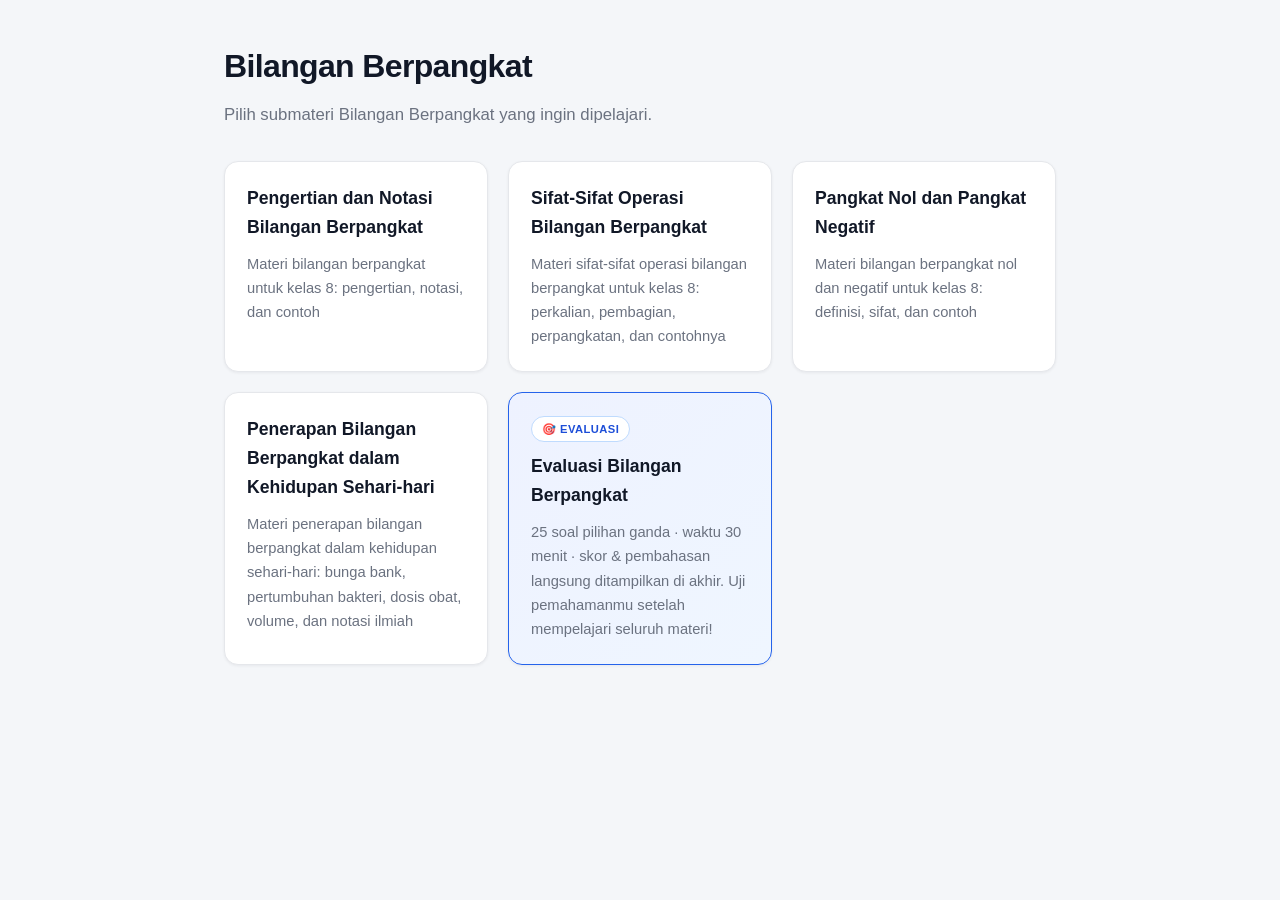
<file: index.html>
<!DOCTYPE html>
<html lang="id">
<head>
<meta charset="UTF-8">
<meta name="viewport" content="width=device-width, initial-scale=1.0">
<title>Bilangan Berpangkat</title>
<link rel="stylesheet" href="style.css">
</head>
<body>
<div class="page">
  <h1>Bilangan Berpangkat</h1>
  <p class="subtitle">Pilih submateri Bilangan Berpangkat yang ingin dipelajari.</p>

  <div class="menu-grid">
    <a class="menu-card" href="1-pengertian-dan-notasi.html">
      <h3>Pengertian dan Notasi Bilangan Berpangkat</h3>
      <p>Materi bilangan berpangkat untuk kelas 8: pengertian, notasi, dan contoh</p>
    </a>

    <a class="menu-card" href="2-sifat-sifat-operasi.html">
      <h3>Sifat-Sifat Operasi Bilangan Berpangkat</h3>
      <p>Materi sifat-sifat operasi bilangan berpangkat untuk kelas 8: perkalian, pembagian, perpangkatan, dan contohnya</p>
    </a>

    <a class="menu-card" href="3-pangkat-nol-dan-negatif.html">
      <h3>Pangkat Nol dan Pangkat Negatif</h3>
      <p>Materi bilangan berpangkat nol dan negatif untuk kelas 8: definisi, sifat, dan contoh</p>
    </a>

    <a class="menu-card" href="4-penerapan-sehari-hari.html">
      <h3>Penerapan Bilangan Berpangkat dalam Kehidupan Sehari-hari</h3>
      <p>Materi penerapan bilangan berpangkat dalam kehidupan sehari-hari: bunga bank, pertumbuhan bakteri, dosis obat, volume, dan notasi ilmiah</p>
    </a>

    <a class="menu-card featured" href="5-evaluasi.html">
      <span class="badge">🎯 EVALUASI</span>
      <h3>Evaluasi Bilangan Berpangkat</h3>
      <p>25 soal pilihan ganda &middot; waktu 30 menit &middot; skor &amp; pembahasan langsung ditampilkan di akhir. Uji pemahamanmu setelah mempelajari seluruh materi!</p>
    </a>
  </div>
</div>
</body>
</html>
</file>
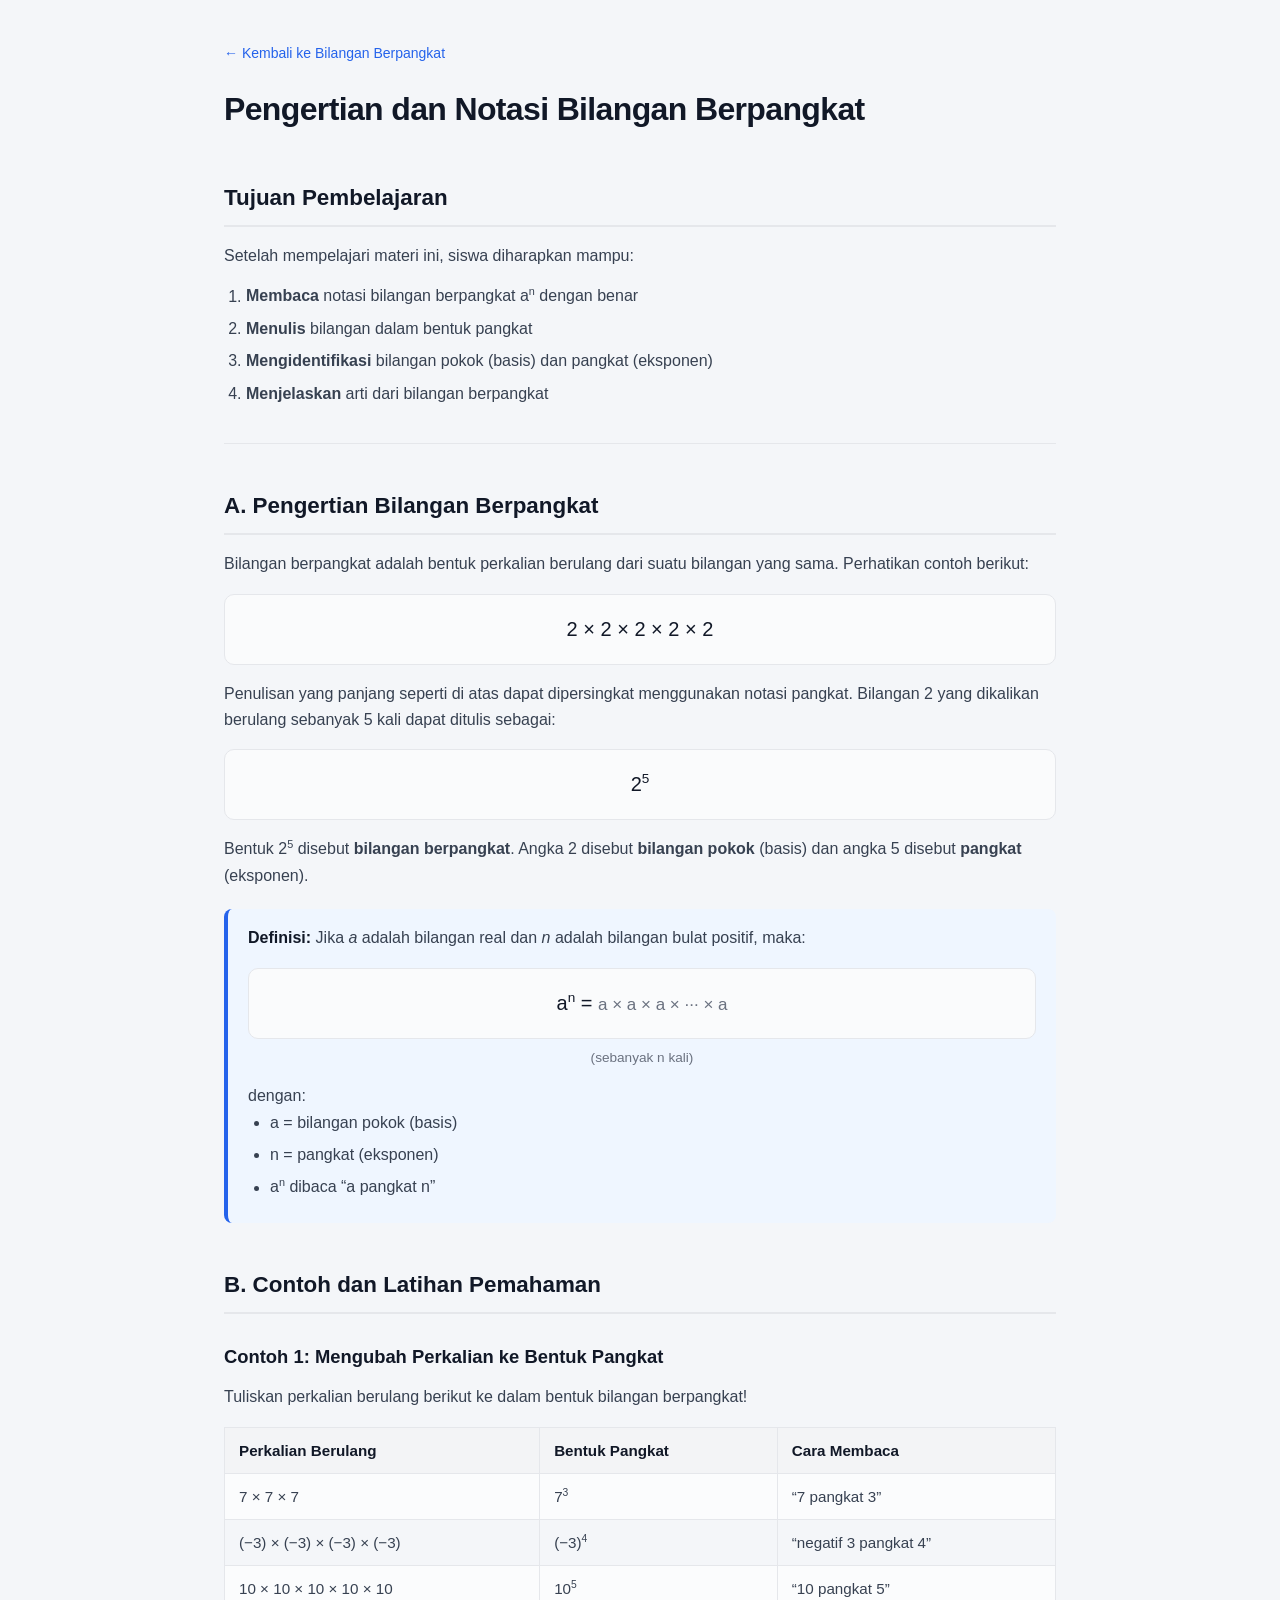
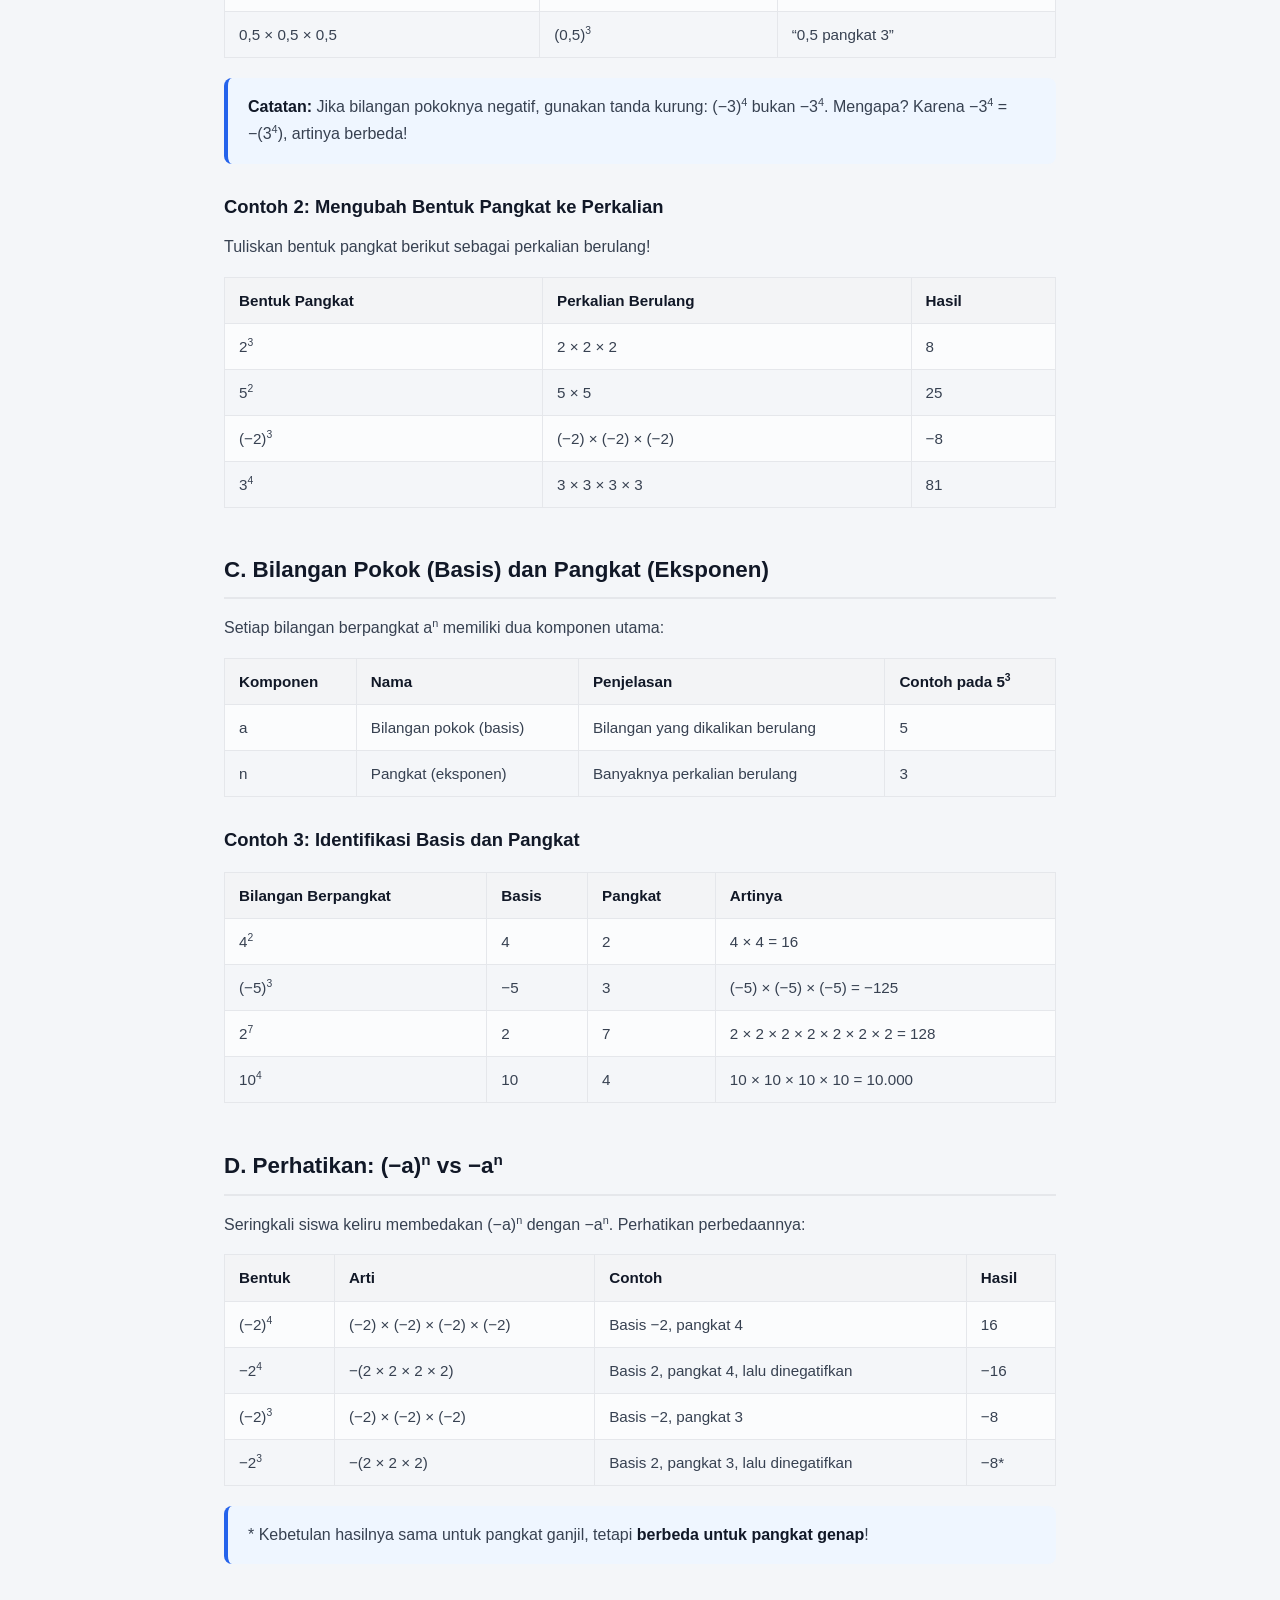
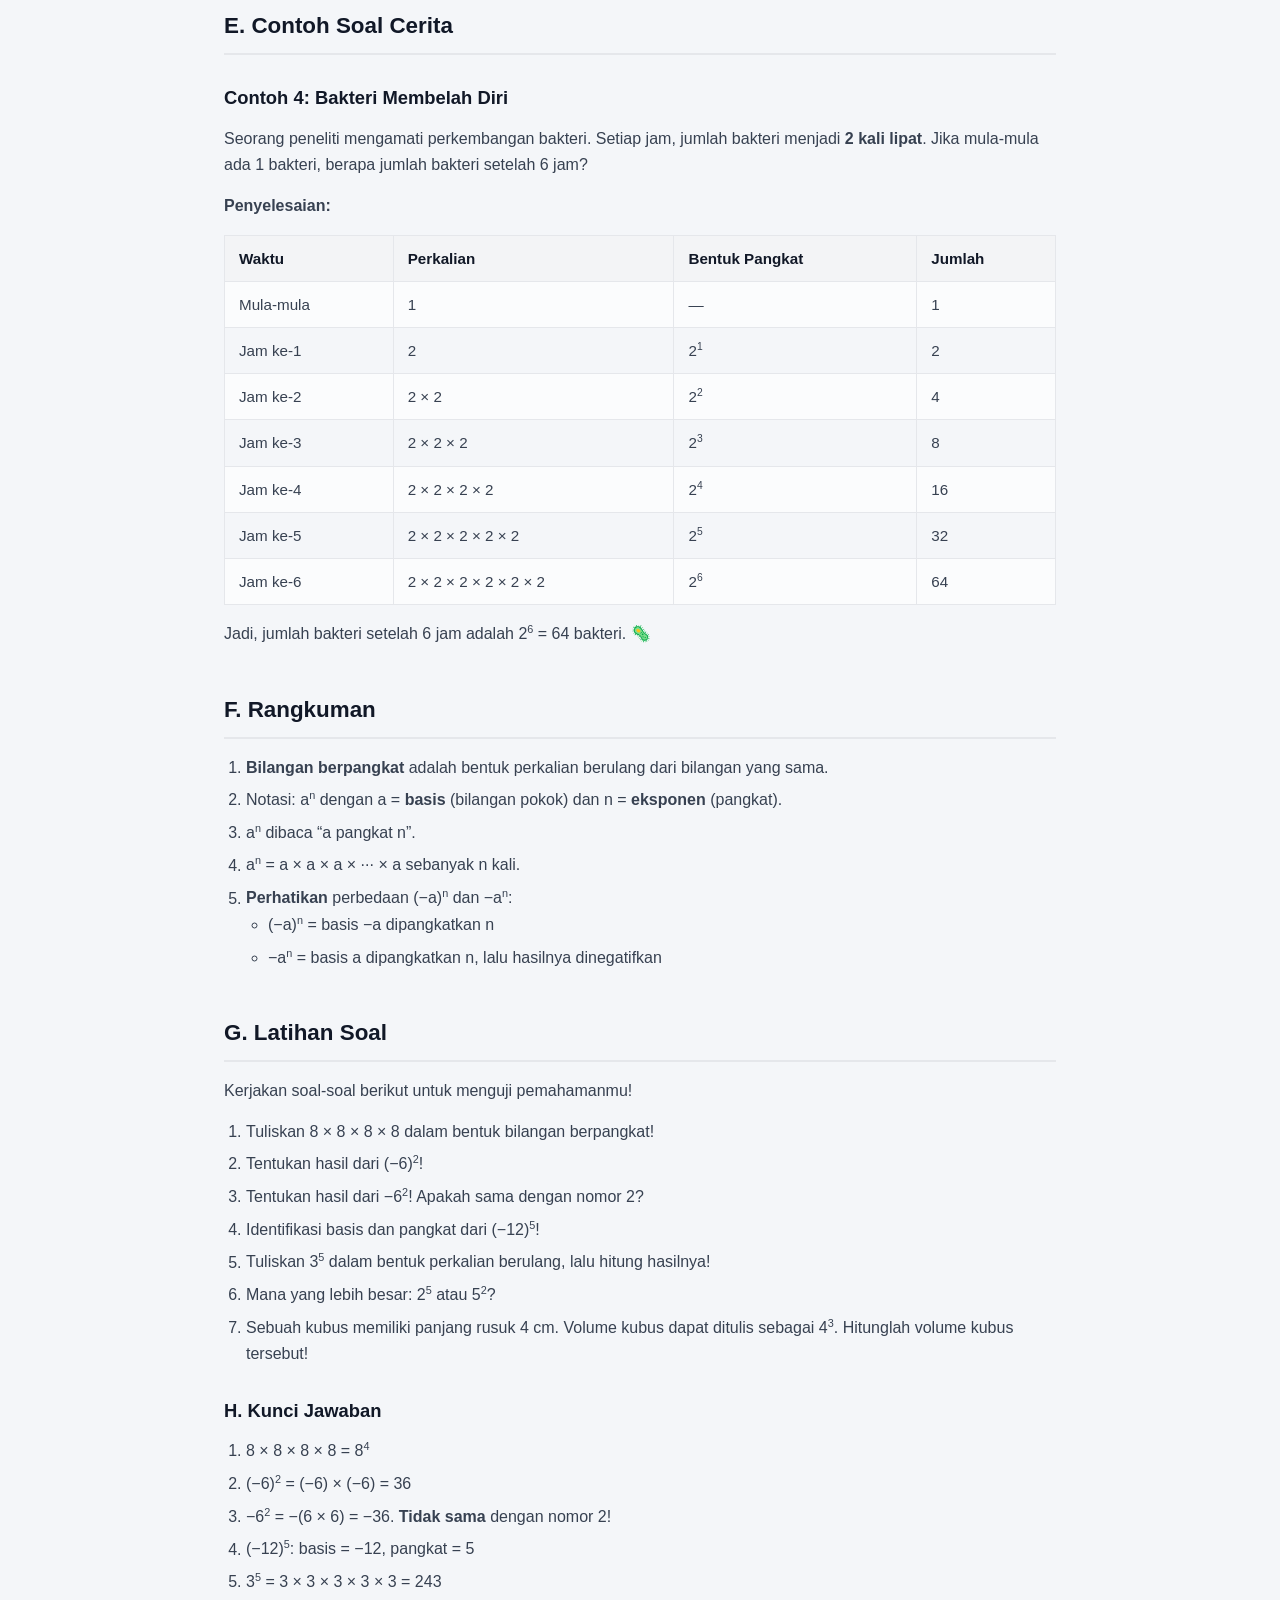
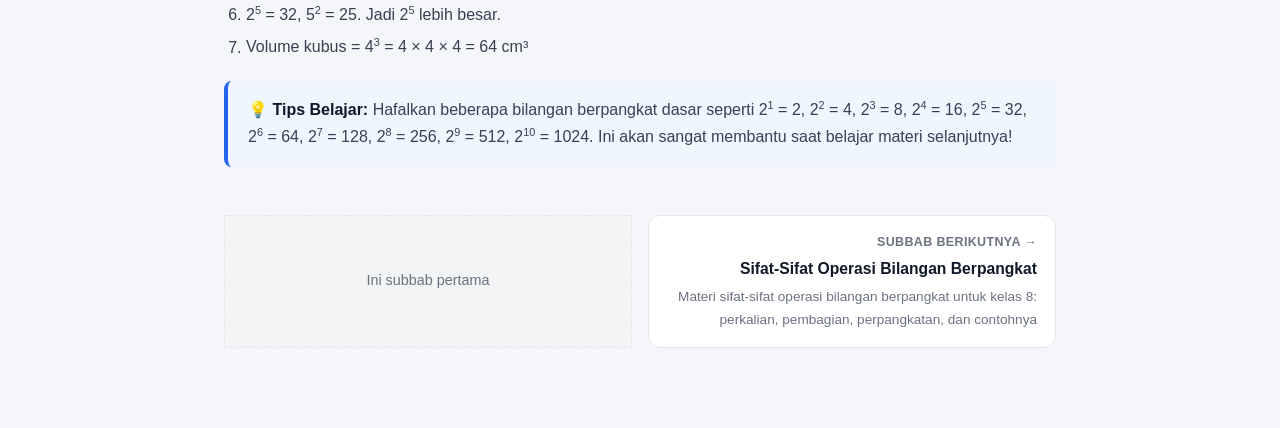
<file: 1-pengertian-dan-notasi.html>
<!DOCTYPE html>
<html lang="id">
<head>
<meta charset="UTF-8">
<meta name="viewport" content="width=device-width, initial-scale=1.0">
<title>Pengertian dan Notasi Bilangan Berpangkat</title>
<link rel="stylesheet" href="style.css">
</head>
<body>
<div class="page">
  <a class="back-link" href="index.html">&larr; Kembali ke Bilangan Berpangkat</a>
  <h1>Pengertian dan Notasi Bilangan Berpangkat</h1>

  <h2>Tujuan Pembelajaran</h2>
  <p>Setelah mempelajari materi ini, siswa diharapkan mampu:</p>
  <ol>
    <li><strong>Membaca</strong> notasi bilangan berpangkat a<sup>n</sup> dengan benar</li>
    <li><strong>Menulis</strong> bilangan dalam bentuk pangkat</li>
    <li><strong>Mengidentifikasi</strong> bilangan pokok (basis) dan pangkat (eksponen)</li>
    <li><strong>Menjelaskan</strong> arti dari bilangan berpangkat</li>
  </ol>

  <hr>

  <h2>A. Pengertian Bilangan Berpangkat</h2>
  <p>Bilangan berpangkat adalah bentuk perkalian berulang dari suatu bilangan yang sama. Perhatikan contoh berikut:</p>
  <div class="formula">2 &times; 2 &times; 2 &times; 2 &times; 2</div>
  <p>Penulisan yang panjang seperti di atas dapat dipersingkat menggunakan notasi pangkat. Bilangan 2 yang dikalikan berulang sebanyak 5 kali dapat ditulis sebagai:</p>
  <div class="formula">2<sup>5</sup></div>
  <p>Bentuk 2<sup>5</sup> disebut <strong>bilangan berpangkat</strong>. Angka 2 disebut <strong>bilangan pokok</strong> (basis) dan angka 5 disebut <strong>pangkat</strong> (eksponen).</p>

  <div class="callout">
    <strong>Definisi:</strong> Jika <em>a</em> adalah bilangan real dan <em>n</em> adalah bilangan bulat positif, maka:
    <div class="formula">a<sup>n</sup> = <span class="brace">a &times; a &times; a &times; &middot;&middot;&middot; &times; a</span></div>
    <p style="text-align:center;margin-top:-8px;color:var(--muted);font-size:0.85rem;">(sebanyak n kali)</p>
    <p style="margin-bottom:0;">dengan:</p>
    <ul style="margin-bottom:0;">
      <li>a = bilangan pokok (basis)</li>
      <li>n = pangkat (eksponen)</li>
      <li>a<sup>n</sup> dibaca &ldquo;a pangkat n&rdquo;</li>
    </ul>
  </div>

  <h2>B. Contoh dan Latihan Pemahaman</h2>

  <h3>Contoh 1: Mengubah Perkalian ke Bentuk Pangkat</h3>
  <p>Tuliskan perkalian berulang berikut ke dalam bentuk bilangan berpangkat!</p>
  <div class="table-wrap">
  <table>
    <tr><th>Perkalian Berulang</th><th>Bentuk Pangkat</th><th>Cara Membaca</th></tr>
    <tr><td>7 &times; 7 &times; 7</td><td>7<sup>3</sup></td><td>&ldquo;7 pangkat 3&rdquo;</td></tr>
    <tr><td>(&minus;3) &times; (&minus;3) &times; (&minus;3) &times; (&minus;3)</td><td>(&minus;3)<sup>4</sup></td><td>&ldquo;negatif 3 pangkat 4&rdquo;</td></tr>
    <tr><td>10 &times; 10 &times; 10 &times; 10 &times; 10</td><td>10<sup>5</sup></td><td>&ldquo;10 pangkat 5&rdquo;</td></tr>
    <tr><td>0,5 &times; 0,5 &times; 0,5</td><td>(0,5)<sup>3</sup></td><td>&ldquo;0,5 pangkat 3&rdquo;</td></tr>
  </table>
  </div>

  <div class="callout">
    <strong>Catatan:</strong> Jika bilangan pokoknya negatif, gunakan tanda kurung: (&minus;3)<sup>4</sup> bukan &minus;3<sup>4</sup>. Mengapa? Karena &minus;3<sup>4</sup> = &minus;(3<sup>4</sup>), artinya berbeda!
  </div>

  <h3>Contoh 2: Mengubah Bentuk Pangkat ke Perkalian</h3>
  <p>Tuliskan bentuk pangkat berikut sebagai perkalian berulang!</p>
  <div class="table-wrap">
  <table>
    <tr><th>Bentuk Pangkat</th><th>Perkalian Berulang</th><th>Hasil</th></tr>
    <tr><td>2<sup>3</sup></td><td>2 &times; 2 &times; 2</td><td>8</td></tr>
    <tr><td>5<sup>2</sup></td><td>5 &times; 5</td><td>25</td></tr>
    <tr><td>(&minus;2)<sup>3</sup></td><td>(&minus;2) &times; (&minus;2) &times; (&minus;2)</td><td>&minus;8</td></tr>
    <tr><td>3<sup>4</sup></td><td>3 &times; 3 &times; 3 &times; 3</td><td>81</td></tr>
  </table>
  </div>

  <h2>C. Bilangan Pokok (Basis) dan Pangkat (Eksponen)</h2>
  <p>Setiap bilangan berpangkat a<sup>n</sup> memiliki dua komponen utama:</p>
  <div class="table-wrap">
  <table>
    <tr><th>Komponen</th><th>Nama</th><th>Penjelasan</th><th>Contoh pada 5<sup>3</sup></th></tr>
    <tr><td>a</td><td>Bilangan pokok (basis)</td><td>Bilangan yang dikalikan berulang</td><td>5</td></tr>
    <tr><td>n</td><td>Pangkat (eksponen)</td><td>Banyaknya perkalian berulang</td><td>3</td></tr>
  </table>
  </div>

  <h3>Contoh 3: Identifikasi Basis dan Pangkat</h3>
  <div class="table-wrap">
  <table>
    <tr><th>Bilangan Berpangkat</th><th>Basis</th><th>Pangkat</th><th>Artinya</th></tr>
    <tr><td>4<sup>2</sup></td><td>4</td><td>2</td><td>4 &times; 4 = 16</td></tr>
    <tr><td>(&minus;5)<sup>3</sup></td><td>&minus;5</td><td>3</td><td>(&minus;5) &times; (&minus;5) &times; (&minus;5) = &minus;125</td></tr>
    <tr><td>2<sup>7</sup></td><td>2</td><td>7</td><td>2 &times; 2 &times; 2 &times; 2 &times; 2 &times; 2 &times; 2 = 128</td></tr>
    <tr><td>10<sup>4</sup></td><td>10</td><td>4</td><td>10 &times; 10 &times; 10 &times; 10 = 10.000</td></tr>
  </table>
  </div>

  <h2>D. Perhatikan: (&minus;a)<sup>n</sup> vs &minus;a<sup>n</sup></h2>
  <p>Seringkali siswa keliru membedakan (&minus;a)<sup>n</sup> dengan &minus;a<sup>n</sup>. Perhatikan perbedaannya:</p>
  <div class="table-wrap">
  <table>
    <tr><th>Bentuk</th><th>Arti</th><th>Contoh</th><th>Hasil</th></tr>
    <tr><td>(&minus;2)<sup>4</sup></td><td>(&minus;2) &times; (&minus;2) &times; (&minus;2) &times; (&minus;2)</td><td>Basis &minus;2, pangkat 4</td><td>16</td></tr>
    <tr><td>&minus;2<sup>4</sup></td><td>&minus;(2 &times; 2 &times; 2 &times; 2)</td><td>Basis 2, pangkat 4, lalu dinegatifkan</td><td>&minus;16</td></tr>
    <tr><td>(&minus;2)<sup>3</sup></td><td>(&minus;2) &times; (&minus;2) &times; (&minus;2)</td><td>Basis &minus;2, pangkat 3</td><td>&minus;8</td></tr>
    <tr><td>&minus;2<sup>3</sup></td><td>&minus;(2 &times; 2 &times; 2)</td><td>Basis 2, pangkat 3, lalu dinegatifkan</td><td>&minus;8*</td></tr>
  </table>
  </div>
  <div class="callout">
    * Kebetulan hasilnya sama untuk pangkat ganjil, tetapi <strong>berbeda untuk pangkat genap</strong>!
  </div>

  <h2>E. Contoh Soal Cerita</h2>
  <h3>Contoh 4: Bakteri Membelah Diri</h3>
  <p>Seorang peneliti mengamati perkembangan bakteri. Setiap jam, jumlah bakteri menjadi <strong>2 kali lipat</strong>. Jika mula-mula ada 1 bakteri, berapa jumlah bakteri setelah 6 jam?</p>
  <p><strong>Penyelesaian:</strong></p>
  <div class="table-wrap">
  <table>
    <tr><th>Waktu</th><th>Perkalian</th><th>Bentuk Pangkat</th><th>Jumlah</th></tr>
    <tr><td>Mula-mula</td><td>1</td><td>&mdash;</td><td>1</td></tr>
    <tr><td>Jam ke-1</td><td>2</td><td>2<sup>1</sup></td><td>2</td></tr>
    <tr><td>Jam ke-2</td><td>2 &times; 2</td><td>2<sup>2</sup></td><td>4</td></tr>
    <tr><td>Jam ke-3</td><td>2 &times; 2 &times; 2</td><td>2<sup>3</sup></td><td>8</td></tr>
    <tr><td>Jam ke-4</td><td>2 &times; 2 &times; 2 &times; 2</td><td>2<sup>4</sup></td><td>16</td></tr>
    <tr><td>Jam ke-5</td><td>2 &times; 2 &times; 2 &times; 2 &times; 2</td><td>2<sup>5</sup></td><td>32</td></tr>
    <tr><td>Jam ke-6</td><td>2 &times; 2 &times; 2 &times; 2 &times; 2 &times; 2</td><td>2<sup>6</sup></td><td>64</td></tr>
  </table>
  </div>
  <p>Jadi, jumlah bakteri setelah 6 jam adalah 2<sup>6</sup> = 64 bakteri. 🦠</p>

  <h2>F. Rangkuman</h2>
  <ol>
    <li><strong>Bilangan berpangkat</strong> adalah bentuk perkalian berulang dari bilangan yang sama.</li>
    <li>Notasi: a<sup>n</sup> dengan a = <strong>basis</strong> (bilangan pokok) dan n = <strong>eksponen</strong> (pangkat).</li>
    <li>a<sup>n</sup> dibaca &ldquo;a pangkat n&rdquo;.</li>
    <li>a<sup>n</sup> = a &times; a &times; a &times; &middot;&middot;&middot; &times; a sebanyak n kali.</li>
    <li><strong>Perhatikan</strong> perbedaan (&minus;a)<sup>n</sup> dan &minus;a<sup>n</sup>:
      <ul>
        <li>(&minus;a)<sup>n</sup> = basis &minus;a dipangkatkan n</li>
        <li>&minus;a<sup>n</sup> = basis a dipangkatkan n, lalu hasilnya dinegatifkan</li>
      </ul>
    </li>
  </ol>

  <h2>G. Latihan Soal</h2>
  <p>Kerjakan soal-soal berikut untuk menguji pemahamanmu!</p>
  <ol>
    <li>Tuliskan 8 &times; 8 &times; 8 &times; 8 dalam bentuk bilangan berpangkat!</li>
    <li>Tentukan hasil dari (&minus;6)<sup>2</sup>!</li>
    <li>Tentukan hasil dari &minus;6<sup>2</sup>! Apakah sama dengan nomor 2?</li>
    <li>Identifikasi basis dan pangkat dari (&minus;12)<sup>5</sup>!</li>
    <li>Tuliskan 3<sup>5</sup> dalam bentuk perkalian berulang, lalu hitung hasilnya!</li>
    <li>Mana yang lebih besar: 2<sup>5</sup> atau 5<sup>2</sup>?</li>
    <li>Sebuah kubus memiliki panjang rusuk 4 cm. Volume kubus dapat ditulis sebagai 4<sup>3</sup>. Hitunglah volume kubus tersebut!</li>
  </ol>

  <h3>H. Kunci Jawaban</h3>
  <ol>
    <li>8 &times; 8 &times; 8 &times; 8 = 8<sup>4</sup></li>
    <li>(&minus;6)<sup>2</sup> = (&minus;6) &times; (&minus;6) = 36</li>
    <li>&minus;6<sup>2</sup> = &minus;(6 &times; 6) = &minus;36. <strong>Tidak sama</strong> dengan nomor 2!</li>
    <li>(&minus;12)<sup>5</sup>: basis = &minus;12, pangkat = 5</li>
    <li>3<sup>5</sup> = 3 &times; 3 &times; 3 &times; 3 &times; 3 = 243</li>
    <li>2<sup>5</sup> = 32, 5<sup>2</sup> = 25. Jadi 2<sup>5</sup> lebih besar.</li>
    <li>Volume kubus = 4<sup>3</sup> = 4 &times; 4 &times; 4 = 64 cm&sup3;</li>
  </ol>

  <div class="callout tips">
    💡 <strong>Tips Belajar:</strong> Hafalkan beberapa bilangan berpangkat dasar seperti 2<sup>1</sup> = 2, 2<sup>2</sup> = 4, 2<sup>3</sup> = 8, 2<sup>4</sup> = 16, 2<sup>5</sup> = 32, 2<sup>6</sup> = 64, 2<sup>7</sup> = 128, 2<sup>8</sup> = 256, 2<sup>9</sup> = 512, 2<sup>10</sup> = 1024. Ini akan sangat membantu saat belajar materi selanjutnya!
  </div>

  <div class="subnav">
    <div class="disabled">Ini subbab pertama</div>
    <a class="next" href="2-sifat-sifat-operasi.html">
      <div class="dir">Subbab berikutnya &rarr;</div>
      <div class="label">Sifat-Sifat Operasi Bilangan Berpangkat</div>
      <div class="desc">Materi sifat-sifat operasi bilangan berpangkat untuk kelas 8: perkalian, pembagian, perpangkatan, dan contohnya</div>
    </a>
  </div>
</div>
</body>
</html>
</file>
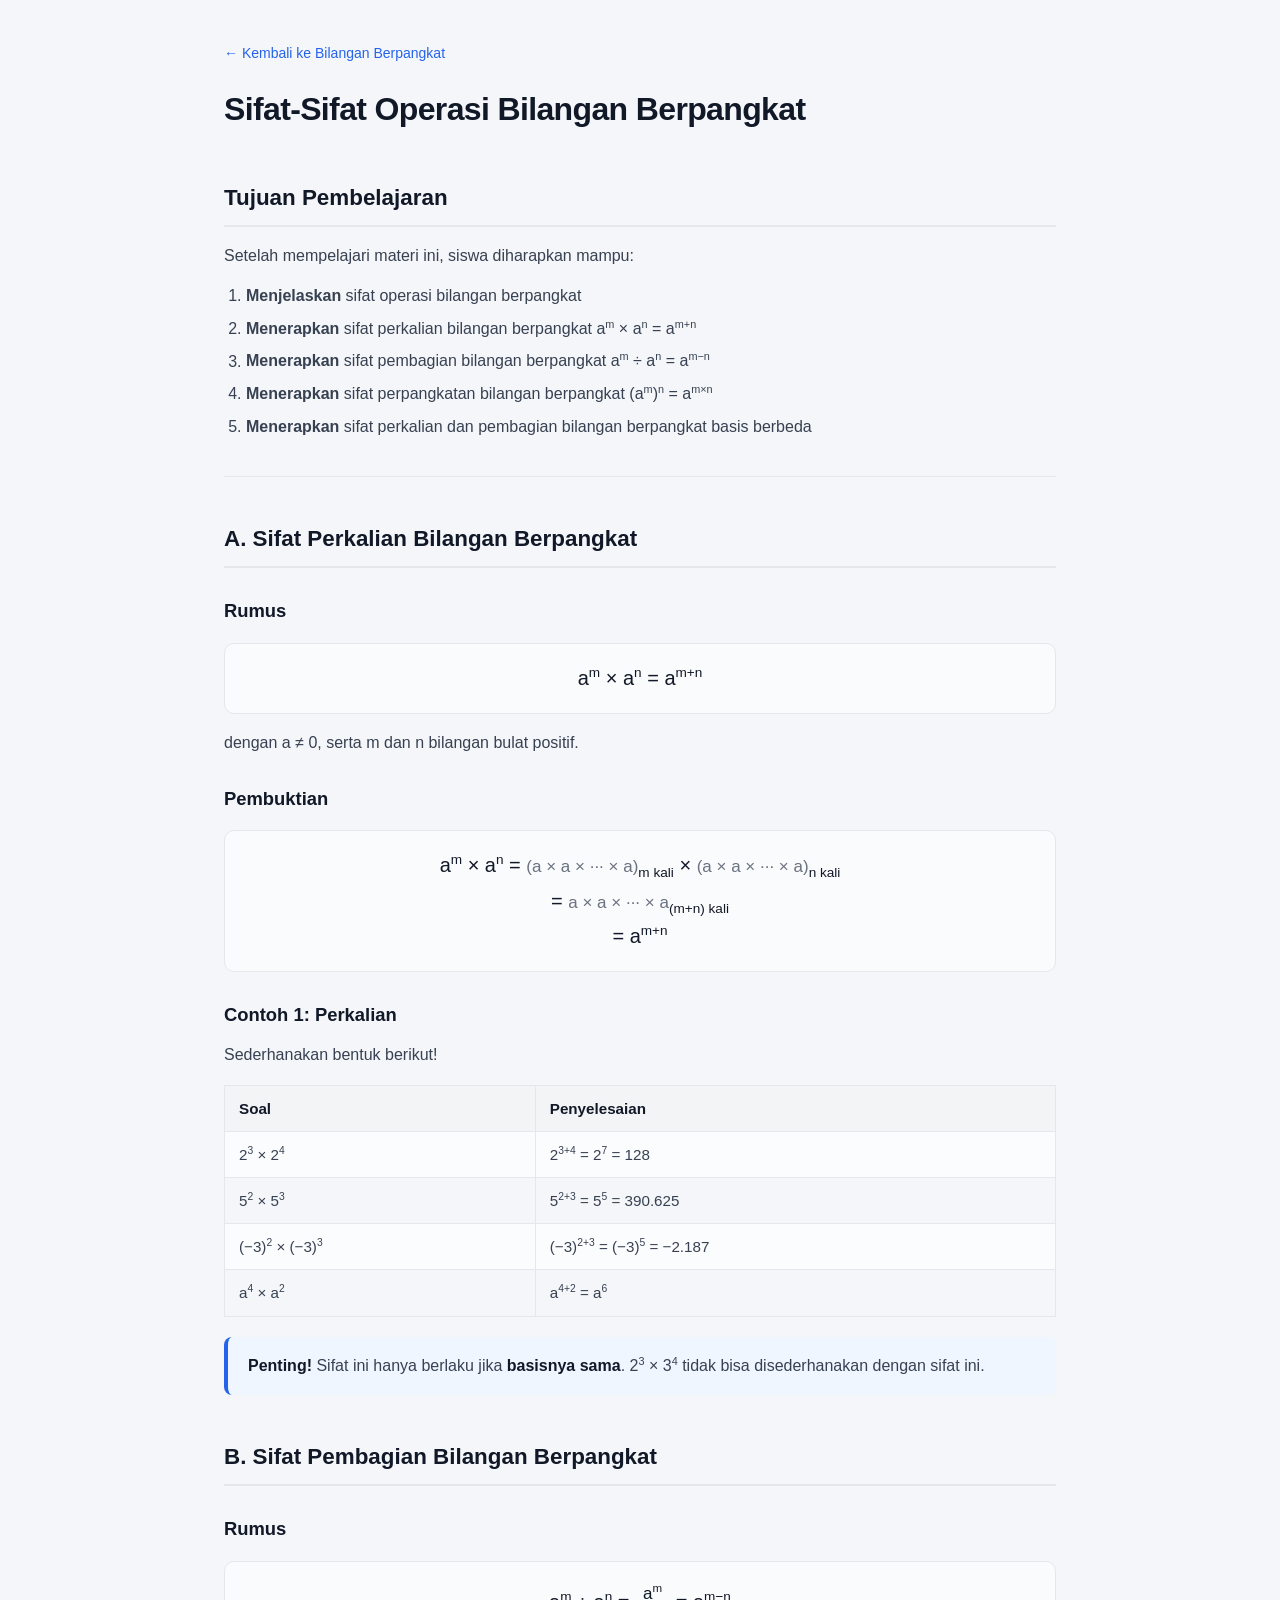
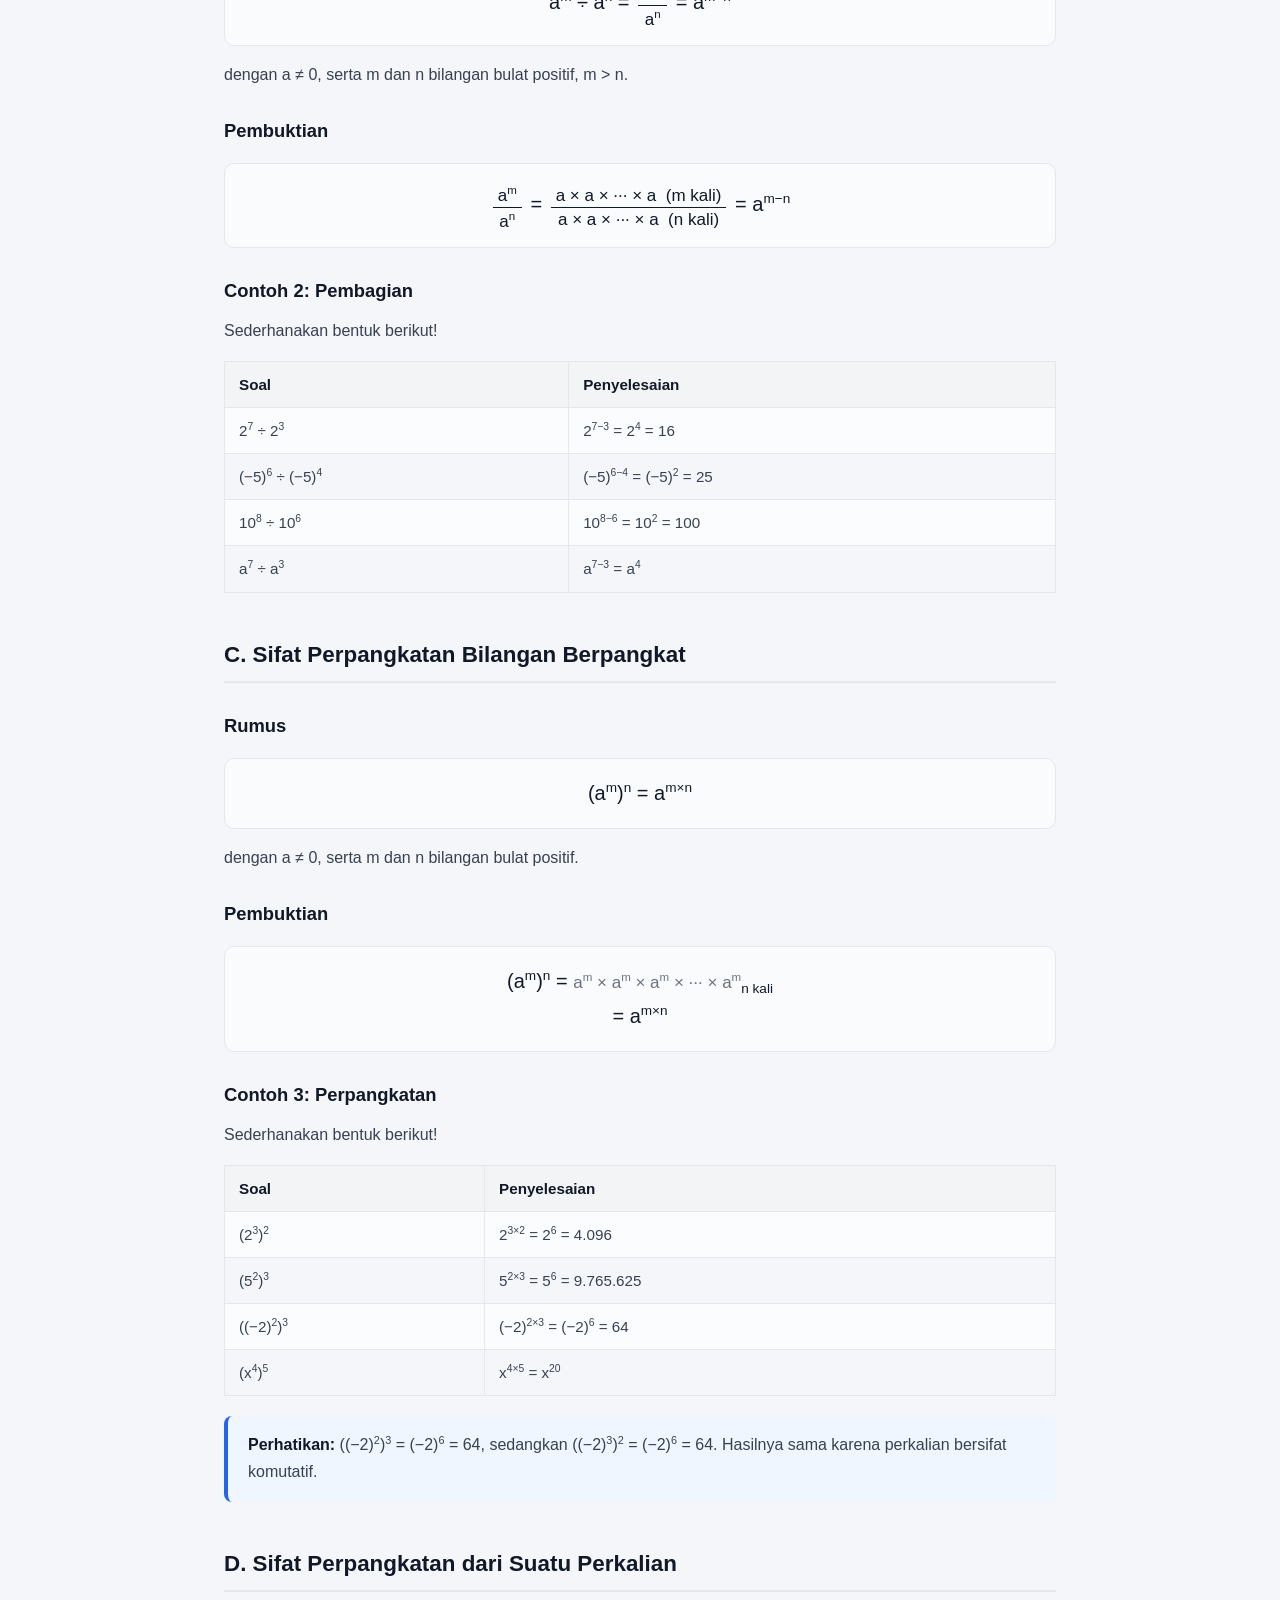
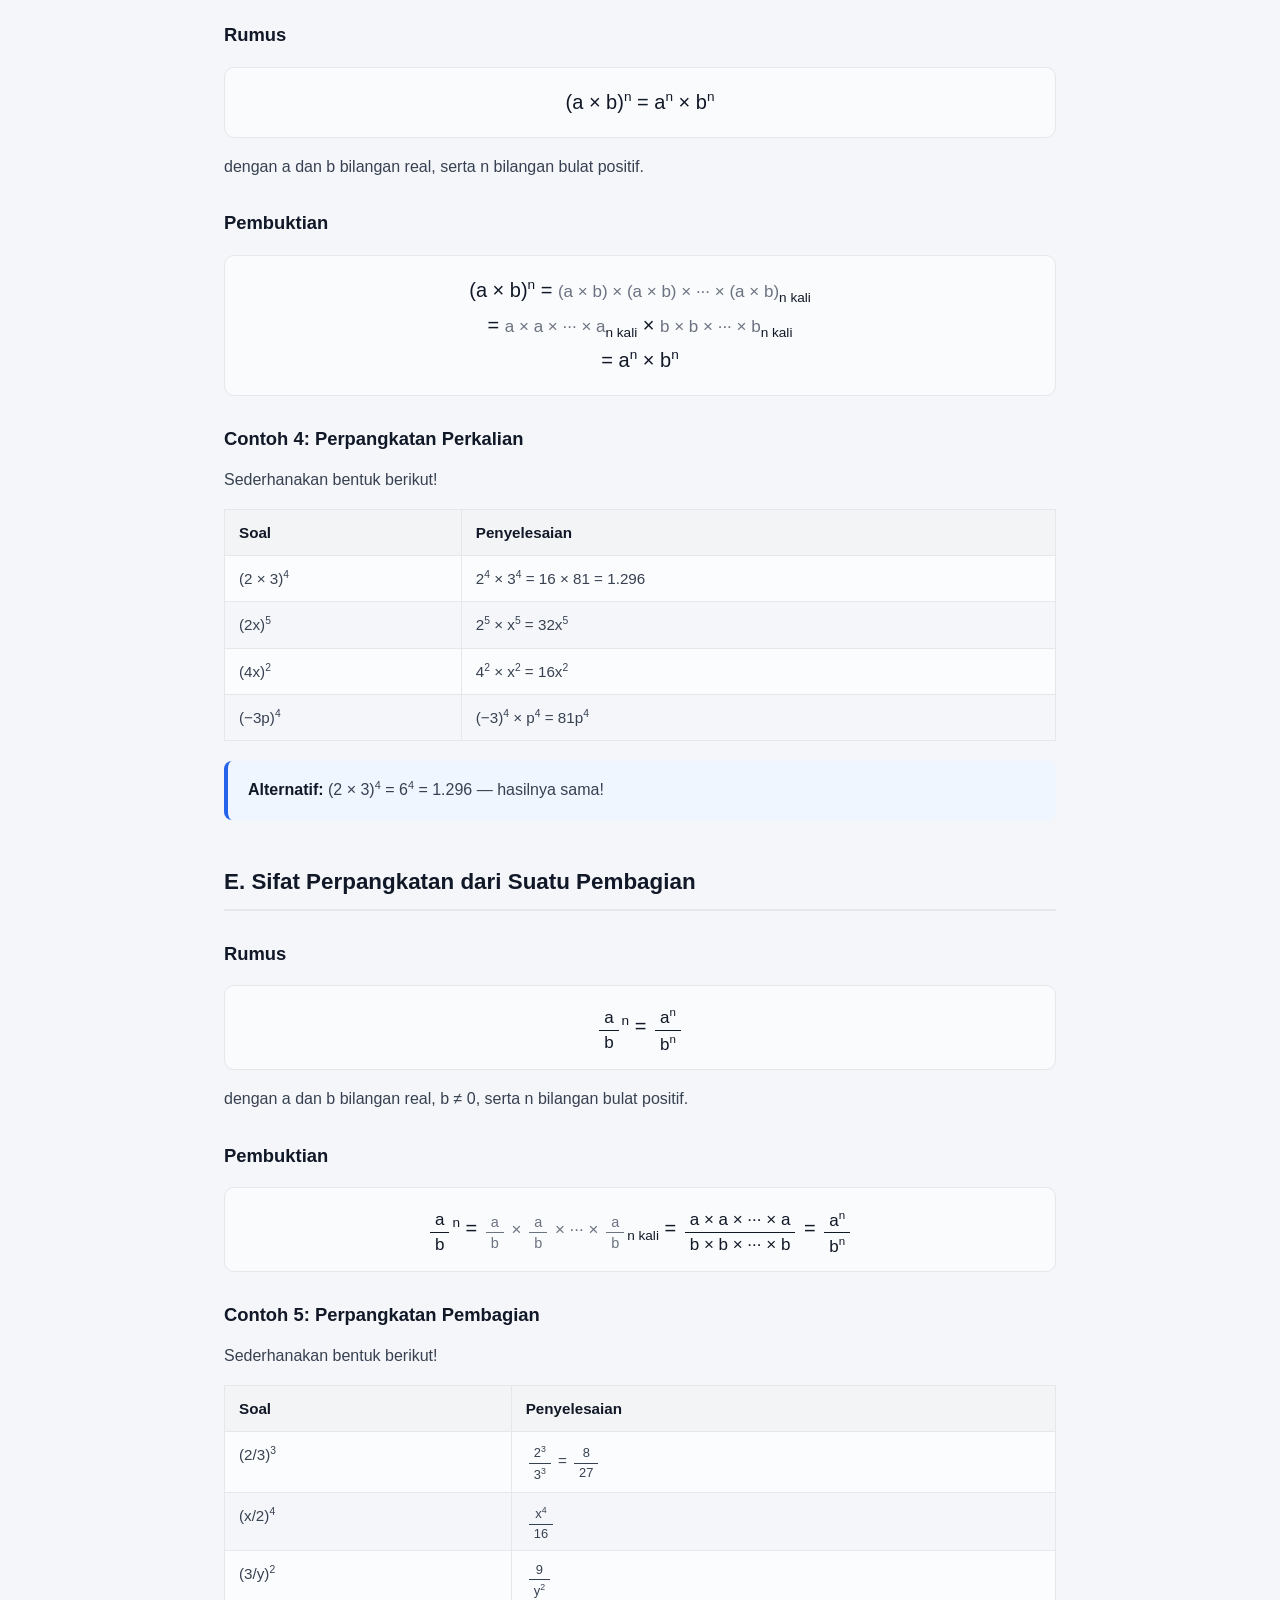
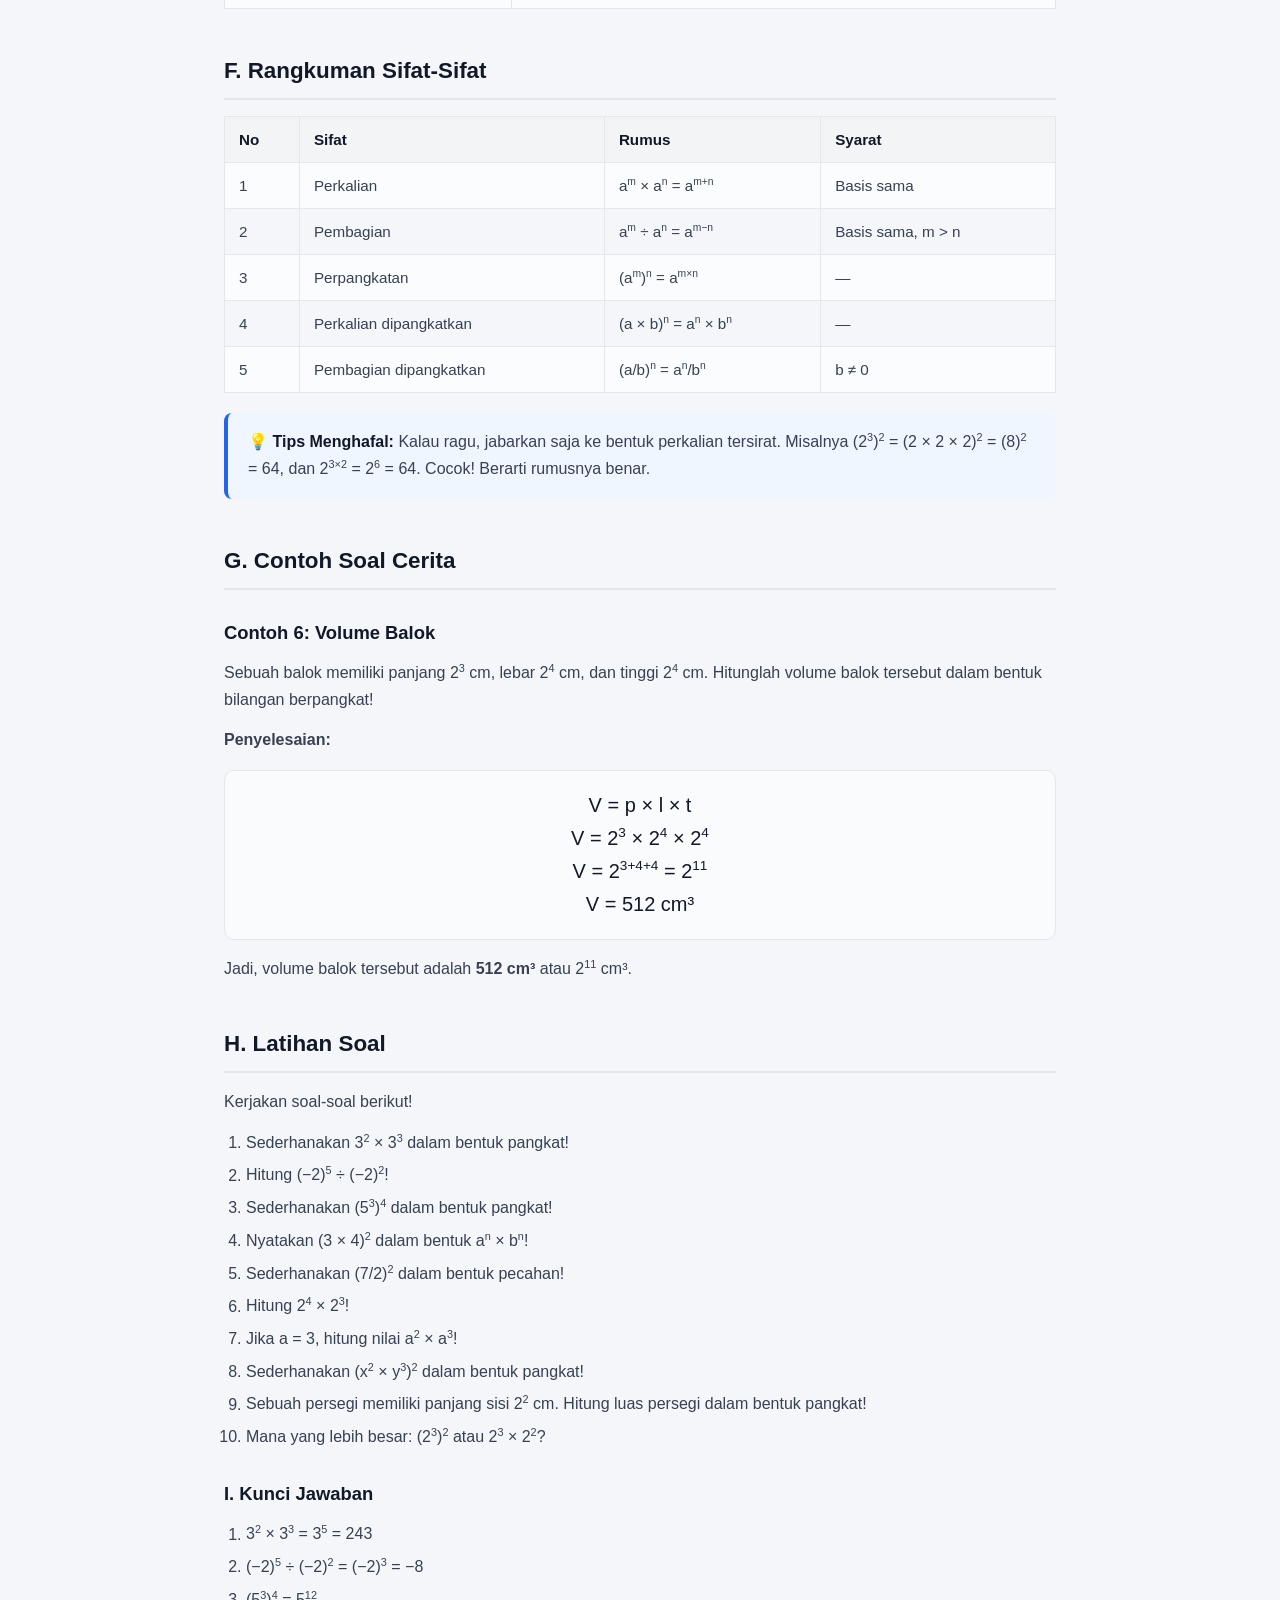
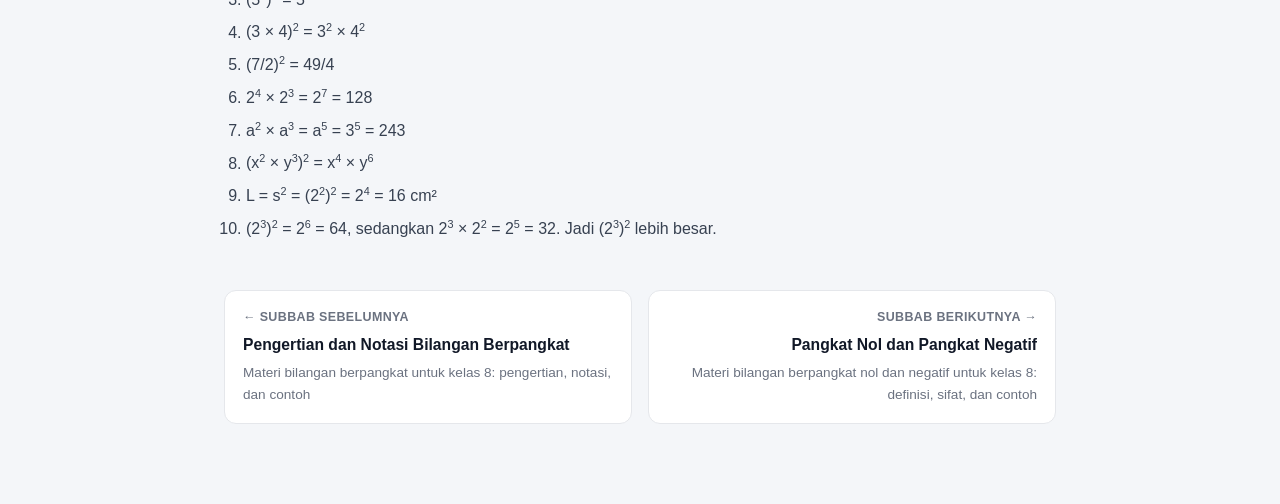
<file: 2-sifat-sifat-operasi.html>
<!DOCTYPE html>
<html lang="id">
<head>
<meta charset="UTF-8">
<meta name="viewport" content="width=device-width, initial-scale=1.0">
<title>Sifat-Sifat Operasi Bilangan Berpangkat</title>
<link rel="stylesheet" href="style.css">
</head>
<body>
<div class="page">
  <a class="back-link" href="index.html">&larr; Kembali ke Bilangan Berpangkat</a>
  <h1>Sifat-Sifat Operasi Bilangan Berpangkat</h1>

  <h2>Tujuan Pembelajaran</h2>
  <p>Setelah mempelajari materi ini, siswa diharapkan mampu:</p>
  <ol>
    <li><strong>Menjelaskan</strong> sifat operasi bilangan berpangkat</li>
    <li><strong>Menerapkan</strong> sifat perkalian bilangan berpangkat a<sup>m</sup> &times; a<sup>n</sup> = a<sup>m+n</sup></li>
    <li><strong>Menerapkan</strong> sifat pembagian bilangan berpangkat a<sup>m</sup> &divide; a<sup>n</sup> = a<sup>m&minus;n</sup></li>
    <li><strong>Menerapkan</strong> sifat perpangkatan bilangan berpangkat (a<sup>m</sup>)<sup>n</sup> = a<sup>m&times;n</sup></li>
    <li><strong>Menerapkan</strong> sifat perkalian dan pembagian bilangan berpangkat basis berbeda</li>
  </ol>

  <hr>

  <h2>A. Sifat Perkalian Bilangan Berpangkat</h2>
  <h3>Rumus</h3>
  <div class="formula">a<sup>m</sup> &times; a<sup>n</sup> = a<sup>m+n</sup></div>
  <p>dengan a &ne; 0, serta m dan n bilangan bulat positif.</p>

  <h3>Pembuktian</h3>
  <div class="formula">
    a<sup>m</sup> &times; a<sup>n</sup> = <span class="brace">(a &times; a &times; &middot;&middot;&middot; &times; a)</span><sub>m kali</sub> &times; <span class="brace">(a &times; a &times; &middot;&middot;&middot; &times; a)</span><sub>n kali</sub>
    <br>= <span class="brace">a &times; a &times; &middot;&middot;&middot; &times; a</span><sub>(m+n) kali</sub>
    <br>= a<sup>m+n</sup>
  </div>

  <h3>Contoh 1: Perkalian</h3>
  <p>Sederhanakan bentuk berikut!</p>
  <div class="table-wrap">
  <table>
    <tr><th>Soal</th><th>Penyelesaian</th></tr>
    <tr><td>2<sup>3</sup> &times; 2<sup>4</sup></td><td>2<sup>3+4</sup> = 2<sup>7</sup> = 128</td></tr>
    <tr><td>5<sup>2</sup> &times; 5<sup>3</sup></td><td>5<sup>2+3</sup> = 5<sup>5</sup> = 390.625</td></tr>
    <tr><td>(&minus;3)<sup>2</sup> &times; (&minus;3)<sup>3</sup></td><td>(&minus;3)<sup>2+3</sup> = (&minus;3)<sup>5</sup> = &minus;2.187</td></tr>
    <tr><td>a<sup>4</sup> &times; a<sup>2</sup></td><td>a<sup>4+2</sup> = a<sup>6</sup></td></tr>
  </table>
  </div>

  <div class="callout">
    <strong>Penting!</strong> Sifat ini hanya berlaku jika <strong>basisnya sama</strong>. 2<sup>3</sup> &times; 3<sup>4</sup> tidak bisa disederhanakan dengan sifat ini.
  </div>

  <h2>B. Sifat Pembagian Bilangan Berpangkat</h2>
  <h3>Rumus</h3>
  <div class="formula">a<sup>m</sup> &divide; a<sup>n</sup> = <span class="frac"><span class="num">a<sup>m</sup></span><span class="den">a<sup>n</sup></span></span> = a<sup>m&minus;n</sup></div>
  <p>dengan a &ne; 0, serta m dan n bilangan bulat positif, m &gt; n.</p>

  <h3>Pembuktian</h3>
  <div class="formula">
    <span class="frac"><span class="num">a<sup>m</sup></span><span class="den">a<sup>n</sup></span></span> = <span class="frac"><span class="num">a &times; a &times; &middot;&middot;&middot; &times; a &nbsp;(m kali)</span><span class="den">a &times; a &times; &middot;&middot;&middot; &times; a &nbsp;(n kali)</span></span> = a<sup>m&minus;n</sup>
  </div>

  <h3>Contoh 2: Pembagian</h3>
  <p>Sederhanakan bentuk berikut!</p>
  <div class="table-wrap">
  <table>
    <tr><th>Soal</th><th>Penyelesaian</th></tr>
    <tr><td>2<sup>7</sup> &divide; 2<sup>3</sup></td><td>2<sup>7&minus;3</sup> = 2<sup>4</sup> = 16</td></tr>
    <tr><td>(&minus;5)<sup>6</sup> &divide; (&minus;5)<sup>4</sup></td><td>(&minus;5)<sup>6&minus;4</sup> = (&minus;5)<sup>2</sup> = 25</td></tr>
    <tr><td>10<sup>8</sup> &divide; 10<sup>6</sup></td><td>10<sup>8&minus;6</sup> = 10<sup>2</sup> = 100</td></tr>
    <tr><td>a<sup>7</sup> &divide; a<sup>3</sup></td><td>a<sup>7&minus;3</sup> = a<sup>4</sup></td></tr>
  </table>
  </div>

  <h2>C. Sifat Perpangkatan Bilangan Berpangkat</h2>
  <h3>Rumus</h3>
  <div class="formula">(a<sup>m</sup>)<sup>n</sup> = a<sup>m&times;n</sup></div>
  <p>dengan a &ne; 0, serta m dan n bilangan bulat positif.</p>

  <h3>Pembuktian</h3>
  <div class="formula">
    (a<sup>m</sup>)<sup>n</sup> = <span class="brace">a<sup>m</sup> &times; a<sup>m</sup> &times; a<sup>m</sup> &times; &middot;&middot;&middot; &times; a<sup>m</sup></span><sub>n kali</sub>
    <br>= a<sup>m&times;n</sup>
  </div>

  <h3>Contoh 3: Perpangkatan</h3>
  <p>Sederhanakan bentuk berikut!</p>
  <div class="table-wrap">
  <table>
    <tr><th>Soal</th><th>Penyelesaian</th></tr>
    <tr><td>(2<sup>3</sup>)<sup>2</sup></td><td>2<sup>3&times;2</sup> = 2<sup>6</sup> = 4.096</td></tr>
    <tr><td>(5<sup>2</sup>)<sup>3</sup></td><td>5<sup>2&times;3</sup> = 5<sup>6</sup> = 9.765.625</td></tr>
    <tr><td>((&minus;2)<sup>2</sup>)<sup>3</sup></td><td>(&minus;2)<sup>2&times;3</sup> = (&minus;2)<sup>6</sup> = 64</td></tr>
    <tr><td>(x<sup>4</sup>)<sup>5</sup></td><td>x<sup>4&times;5</sup> = x<sup>20</sup></td></tr>
  </table>
  </div>

  <div class="callout">
    <strong>Perhatikan:</strong> ((&minus;2)<sup>2</sup>)<sup>3</sup> = (&minus;2)<sup>6</sup> = 64, sedangkan ((&minus;2)<sup>3</sup>)<sup>2</sup> = (&minus;2)<sup>6</sup> = 64. Hasilnya sama karena perkalian bersifat komutatif.
  </div>

  <h2>D. Sifat Perpangkatan dari Suatu Perkalian</h2>
  <h3>Rumus</h3>
  <div class="formula">(a &times; b)<sup>n</sup> = a<sup>n</sup> &times; b<sup>n</sup></div>
  <p>dengan a dan b bilangan real, serta n bilangan bulat positif.</p>

  <h3>Pembuktian</h3>
  <div class="formula">
    (a &times; b)<sup>n</sup> = <span class="brace">(a &times; b) &times; (a &times; b) &times; &middot;&middot;&middot; &times; (a &times; b)</span><sub>n kali</sub>
    <br>= <span class="brace">a &times; a &times; &middot;&middot;&middot; &times; a</span><sub>n kali</sub> &times; <span class="brace">b &times; b &times; &middot;&middot;&middot; &times; b</span><sub>n kali</sub>
    <br>= a<sup>n</sup> &times; b<sup>n</sup>
  </div>

  <h3>Contoh 4: Perpangkatan Perkalian</h3>
  <p>Sederhanakan bentuk berikut!</p>
  <div class="table-wrap">
  <table>
    <tr><th>Soal</th><th>Penyelesaian</th></tr>
    <tr><td>(2 &times; 3)<sup>4</sup></td><td>2<sup>4</sup> &times; 3<sup>4</sup> = 16 &times; 81 = 1.296</td></tr>
    <tr><td>(2x)<sup>5</sup></td><td>2<sup>5</sup> &times; x<sup>5</sup> = 32x<sup>5</sup></td></tr>
    <tr><td>(4x)<sup>2</sup></td><td>4<sup>2</sup> &times; x<sup>2</sup> = 16x<sup>2</sup></td></tr>
    <tr><td>(&minus;3p)<sup>4</sup></td><td>(&minus;3)<sup>4</sup> &times; p<sup>4</sup> = 81p<sup>4</sup></td></tr>
  </table>
  </div>

  <div class="callout">
    <strong>Alternatif:</strong> (2 &times; 3)<sup>4</sup> = 6<sup>4</sup> = 1.296 &mdash; hasilnya sama!
  </div>

  <h2>E. Sifat Perpangkatan dari Suatu Pembagian</h2>
  <h3>Rumus</h3>
  <div class="formula">
    <span class="frac"><span class="num">a</span><span class="den">b</span></span><sup>n</sup> = <span class="frac"><span class="num">a<sup>n</sup></span><span class="den">b<sup>n</sup></span></span>
  </div>
  <p>dengan a dan b bilangan real, b &ne; 0, serta n bilangan bulat positif.</p>

  <h3>Pembuktian</h3>
  <div class="formula">
    <span class="frac"><span class="num">a</span><span class="den">b</span></span><sup>n</sup> = <span class="brace"><span class="frac"><span class="num">a</span><span class="den">b</span></span> &times; <span class="frac"><span class="num">a</span><span class="den">b</span></span> &times; &middot;&middot;&middot; &times; <span class="frac"><span class="num">a</span><span class="den">b</span></span></span><sub>n kali</sub>
    = <span class="frac"><span class="num">a &times; a &times; &middot;&middot;&middot; &times; a</span><span class="den">b &times; b &times; &middot;&middot;&middot; &times; b</span></span> = <span class="frac"><span class="num">a<sup>n</sup></span><span class="den">b<sup>n</sup></span></span>
  </div>

  <h3>Contoh 5: Perpangkatan Pembagian</h3>
  <p>Sederhanakan bentuk berikut!</p>
  <div class="table-wrap">
  <table>
    <tr><th>Soal</th><th>Penyelesaian</th></tr>
    <tr><td>(2/3)<sup>3</sup></td><td><span class="frac"><span class="num">2<sup>3</sup></span><span class="den">3<sup>3</sup></span></span> = <span class="frac"><span class="num">8</span><span class="den">27</span></span></td></tr>
    <tr><td>(x/2)<sup>4</sup></td><td><span class="frac"><span class="num">x<sup>4</sup></span><span class="den">16</span></span></td></tr>
    <tr><td>(3/y)<sup>2</sup></td><td><span class="frac"><span class="num">9</span><span class="den">y<sup>2</sup></span></span></td></tr>
  </table>
  </div>

  <h2>F. Rangkuman Sifat-Sifat</h2>
  <div class="table-wrap">
  <table>
    <tr><th>No</th><th>Sifat</th><th>Rumus</th><th>Syarat</th></tr>
    <tr><td>1</td><td>Perkalian</td><td>a<sup>m</sup> &times; a<sup>n</sup> = a<sup>m+n</sup></td><td>Basis sama</td></tr>
    <tr><td>2</td><td>Pembagian</td><td>a<sup>m</sup> &divide; a<sup>n</sup> = a<sup>m&minus;n</sup></td><td>Basis sama, m &gt; n</td></tr>
    <tr><td>3</td><td>Perpangkatan</td><td>(a<sup>m</sup>)<sup>n</sup> = a<sup>m&times;n</sup></td><td>&mdash;</td></tr>
    <tr><td>4</td><td>Perkalian dipangkatkan</td><td>(a &times; b)<sup>n</sup> = a<sup>n</sup> &times; b<sup>n</sup></td><td>&mdash;</td></tr>
    <tr><td>5</td><td>Pembagian dipangkatkan</td><td>(a/b)<sup>n</sup> = a<sup>n</sup>/b<sup>n</sup></td><td>b &ne; 0</td></tr>
  </table>
  </div>

  <div class="callout tips">
    💡 <strong>Tips Menghafal:</strong> Kalau ragu, jabarkan saja ke bentuk perkalian tersirat. Misalnya (2<sup>3</sup>)<sup>2</sup> = (2 &times; 2 &times; 2)<sup>2</sup> = (8)<sup>2</sup> = 64, dan 2<sup>3&times;2</sup> = 2<sup>6</sup> = 64. Cocok! Berarti rumusnya benar.
  </div>

  <h2>G. Contoh Soal Cerita</h2>
  <h3>Contoh 6: Volume Balok</h3>
  <p>Sebuah balok memiliki panjang 2<sup>3</sup> cm, lebar 2<sup>4</sup> cm, dan tinggi 2<sup>4</sup> cm. Hitunglah volume balok tersebut dalam bentuk bilangan berpangkat!</p>
  <p><strong>Penyelesaian:</strong></p>
  <div class="formula">
    V = p &times; l &times; t
    <br>V = 2<sup>3</sup> &times; 2<sup>4</sup> &times; 2<sup>4</sup>
    <br>V = 2<sup>3+4+4</sup> = 2<sup>11</sup>
    <br>V = 512 cm&sup3;
  </div>
  <p>Jadi, volume balok tersebut adalah <strong>512 cm&sup3;</strong> atau 2<sup>11</sup> cm&sup3;.</p>

  <h2>H. Latihan Soal</h2>
  <p>Kerjakan soal-soal berikut!</p>
  <ol>
    <li>Sederhanakan 3<sup>2</sup> &times; 3<sup>3</sup> dalam bentuk pangkat!</li>
    <li>Hitung (&minus;2)<sup>5</sup> &divide; (&minus;2)<sup>2</sup>!</li>
    <li>Sederhanakan (5<sup>3</sup>)<sup>4</sup> dalam bentuk pangkat!</li>
    <li>Nyatakan (3 &times; 4)<sup>2</sup> dalam bentuk a<sup>n</sup> &times; b<sup>n</sup>!</li>
    <li>Sederhanakan (7/2)<sup>2</sup> dalam bentuk pecahan!</li>
    <li>Hitung 2<sup>4</sup> &times; 2<sup>3</sup>!</li>
    <li>Jika a = 3, hitung nilai a<sup>2</sup> &times; a<sup>3</sup>!</li>
    <li>Sederhanakan (x<sup>2</sup> &times; y<sup>3</sup>)<sup>2</sup> dalam bentuk pangkat!</li>
    <li>Sebuah persegi memiliki panjang sisi 2<sup>2</sup> cm. Hitung luas persegi dalam bentuk pangkat!</li>
    <li>Mana yang lebih besar: (2<sup>3</sup>)<sup>2</sup> atau 2<sup>3</sup> &times; 2<sup>2</sup>?</li>
  </ol>

  <h3>I. Kunci Jawaban</h3>
  <ol>
    <li>3<sup>2</sup> &times; 3<sup>3</sup> = 3<sup>5</sup> = 243</li>
    <li>(&minus;2)<sup>5</sup> &divide; (&minus;2)<sup>2</sup> = (&minus;2)<sup>3</sup> = &minus;8</li>
    <li>(5<sup>3</sup>)<sup>4</sup> = 5<sup>12</sup></li>
    <li>(3 &times; 4)<sup>2</sup> = 3<sup>2</sup> &times; 4<sup>2</sup></li>
    <li>(7/2)<sup>2</sup> = 49/4</li>
    <li>2<sup>4</sup> &times; 2<sup>3</sup> = 2<sup>7</sup> = 128</li>
    <li>a<sup>2</sup> &times; a<sup>3</sup> = a<sup>5</sup> = 3<sup>5</sup> = 243</li>
    <li>(x<sup>2</sup> &times; y<sup>3</sup>)<sup>2</sup> = x<sup>4</sup> &times; y<sup>6</sup></li>
    <li>L = s<sup>2</sup> = (2<sup>2</sup>)<sup>2</sup> = 2<sup>4</sup> = 16 cm&sup2;</li>
    <li>(2<sup>3</sup>)<sup>2</sup> = 2<sup>6</sup> = 64, sedangkan 2<sup>3</sup> &times; 2<sup>2</sup> = 2<sup>5</sup> = 32. Jadi (2<sup>3</sup>)<sup>2</sup> lebih besar.</li>
  </ol>

  <div class="subnav">
    <a href="1-pengertian-dan-notasi.html">
      <div class="dir">&larr; Subbab sebelumnya</div>
      <div class="label">Pengertian dan Notasi Bilangan Berpangkat</div>
      <div class="desc">Materi bilangan berpangkat untuk kelas 8: pengertian, notasi, dan contoh</div>
    </a>
    <a class="next" href="3-pangkat-nol-dan-negatif.html">
      <div class="dir">Subbab berikutnya &rarr;</div>
      <div class="label">Pangkat Nol dan Pangkat Negatif</div>
      <div class="desc">Materi bilangan berpangkat nol dan negatif untuk kelas 8: definisi, sifat, dan contoh</div>
    </a>
  </div>
</div>
</body>
</html>
</file>
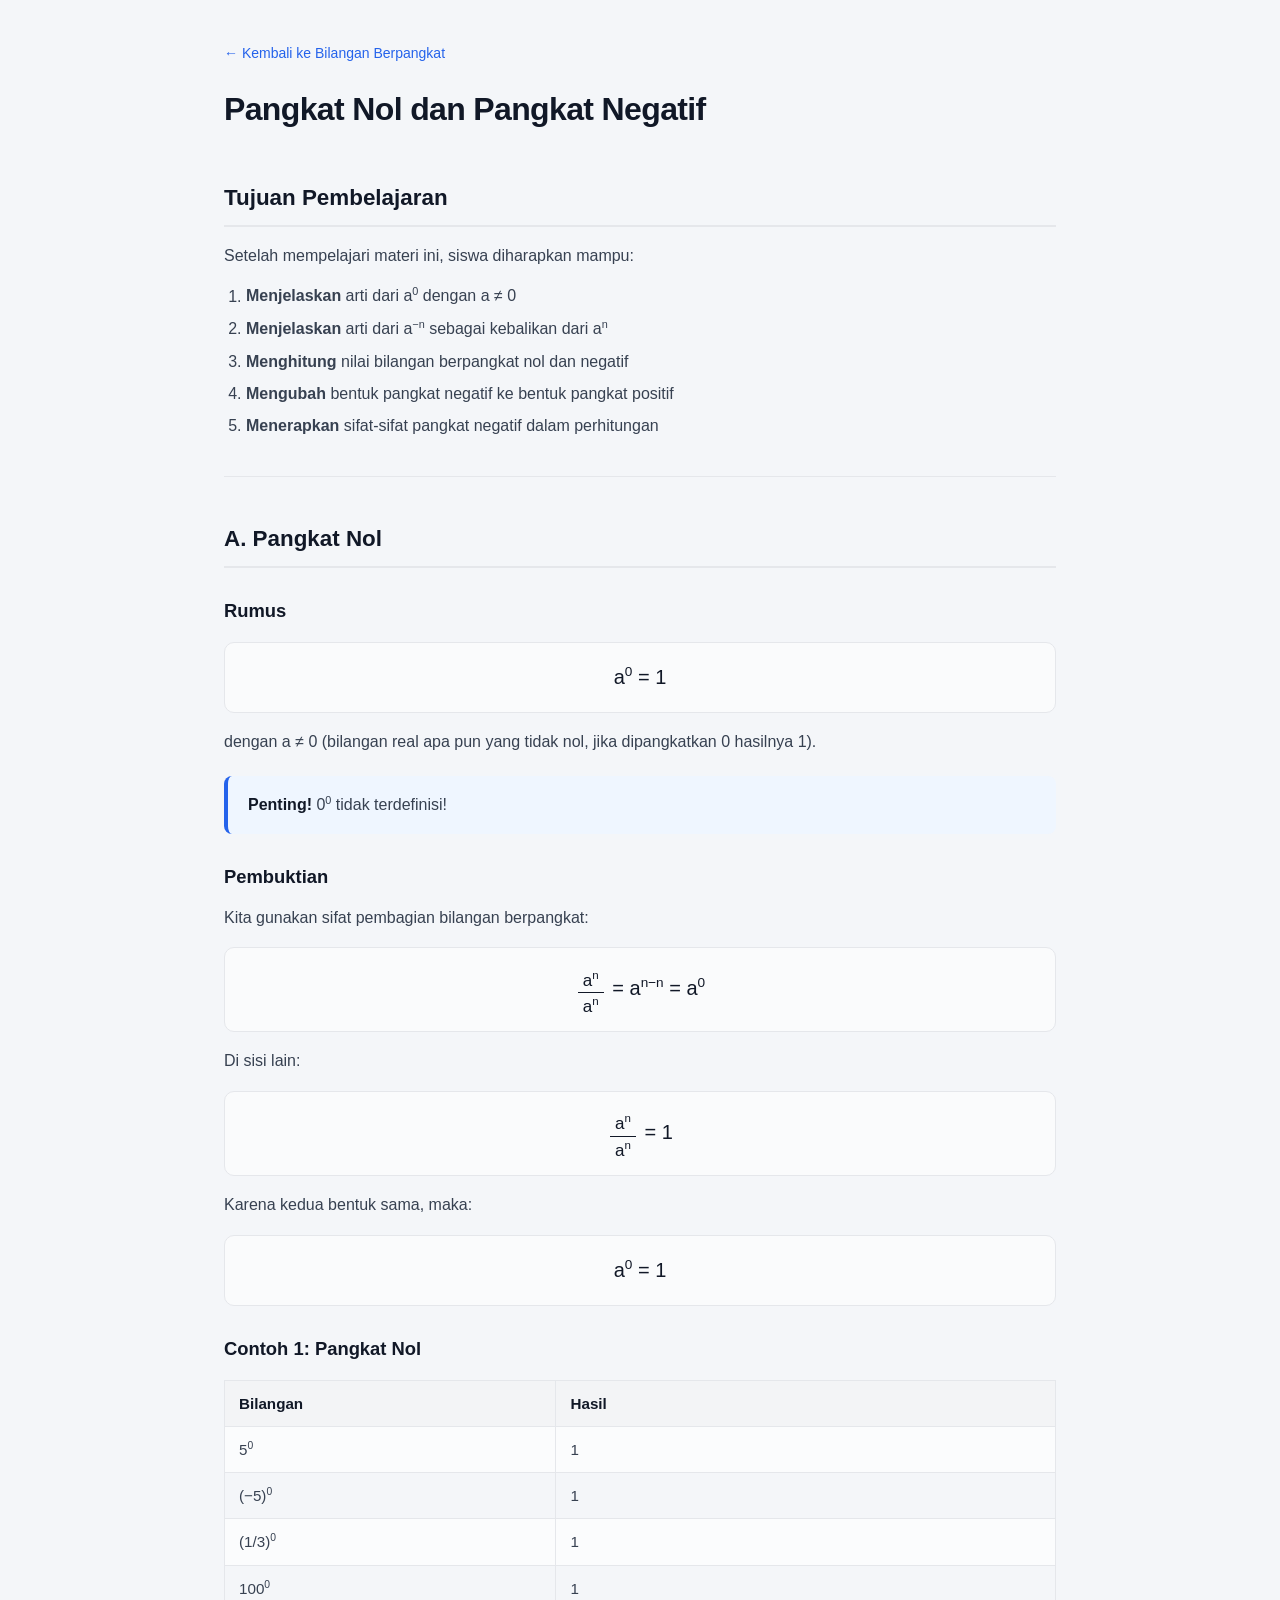
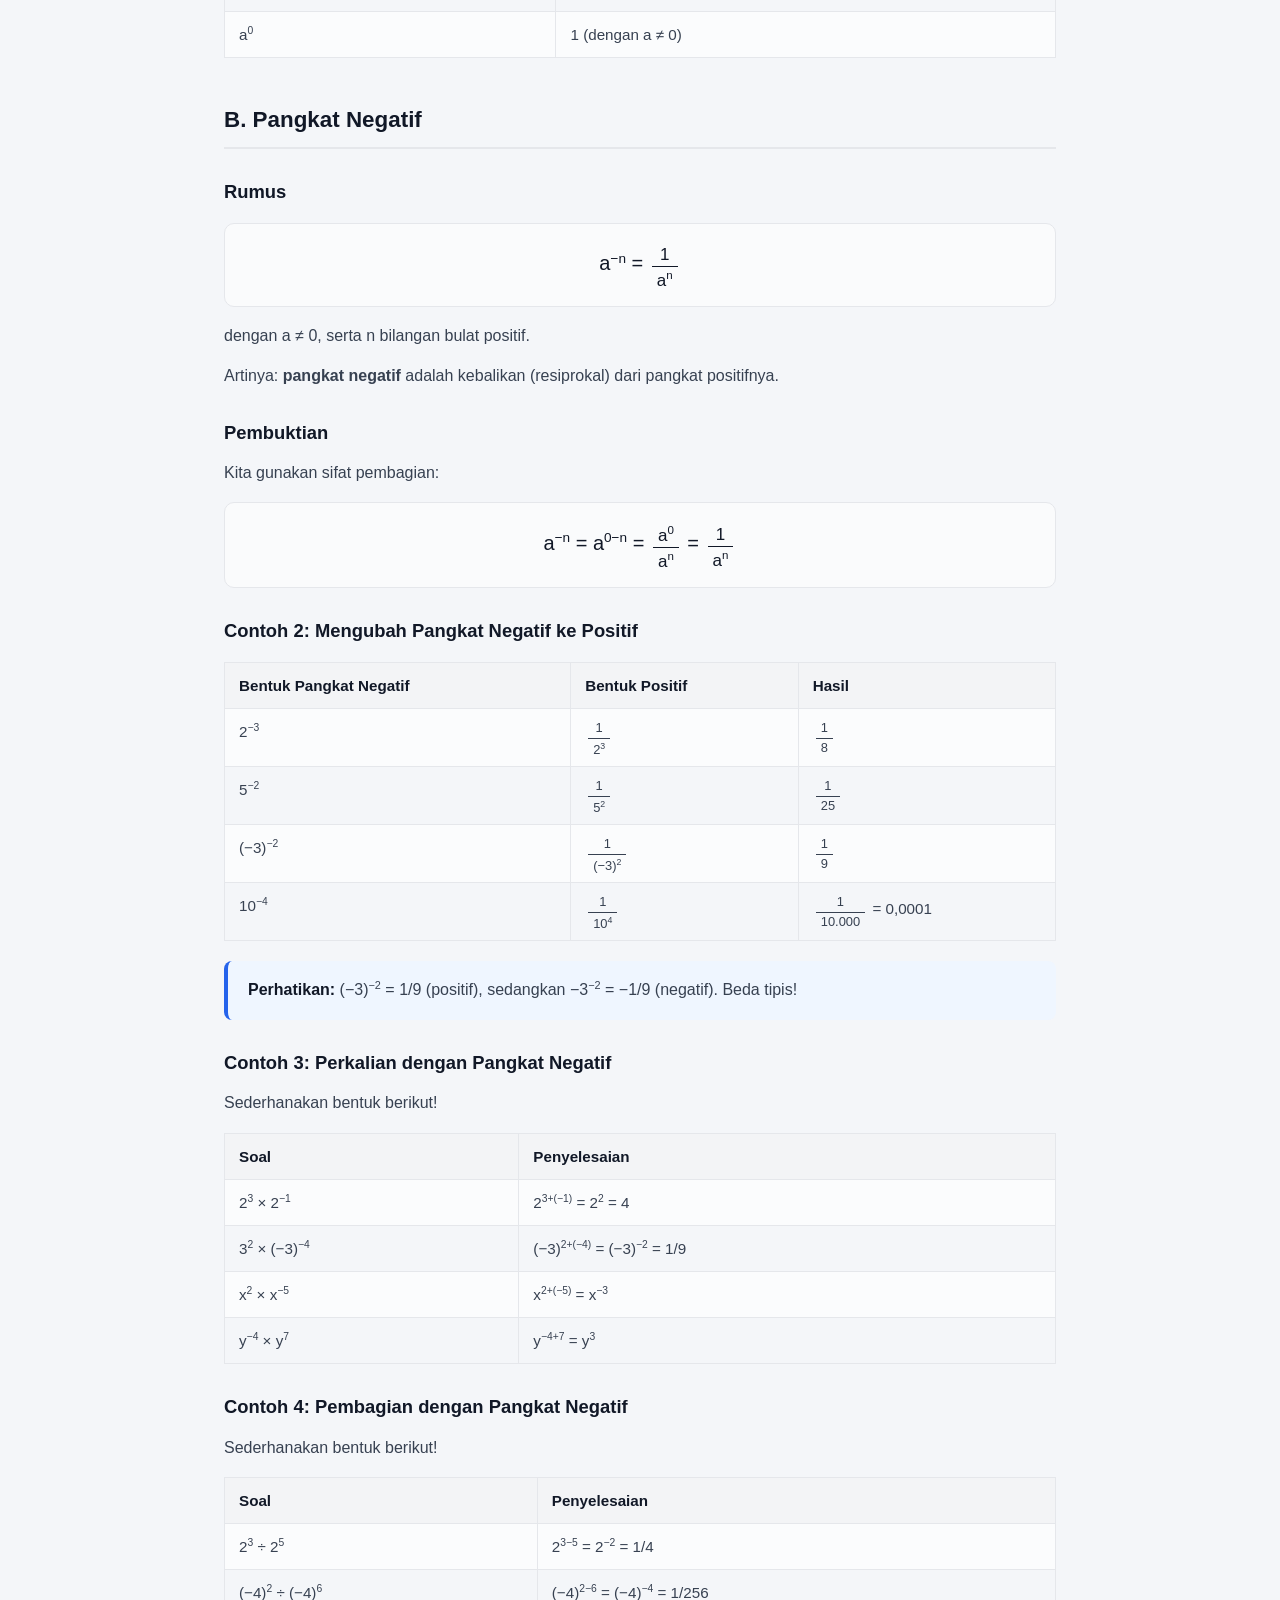
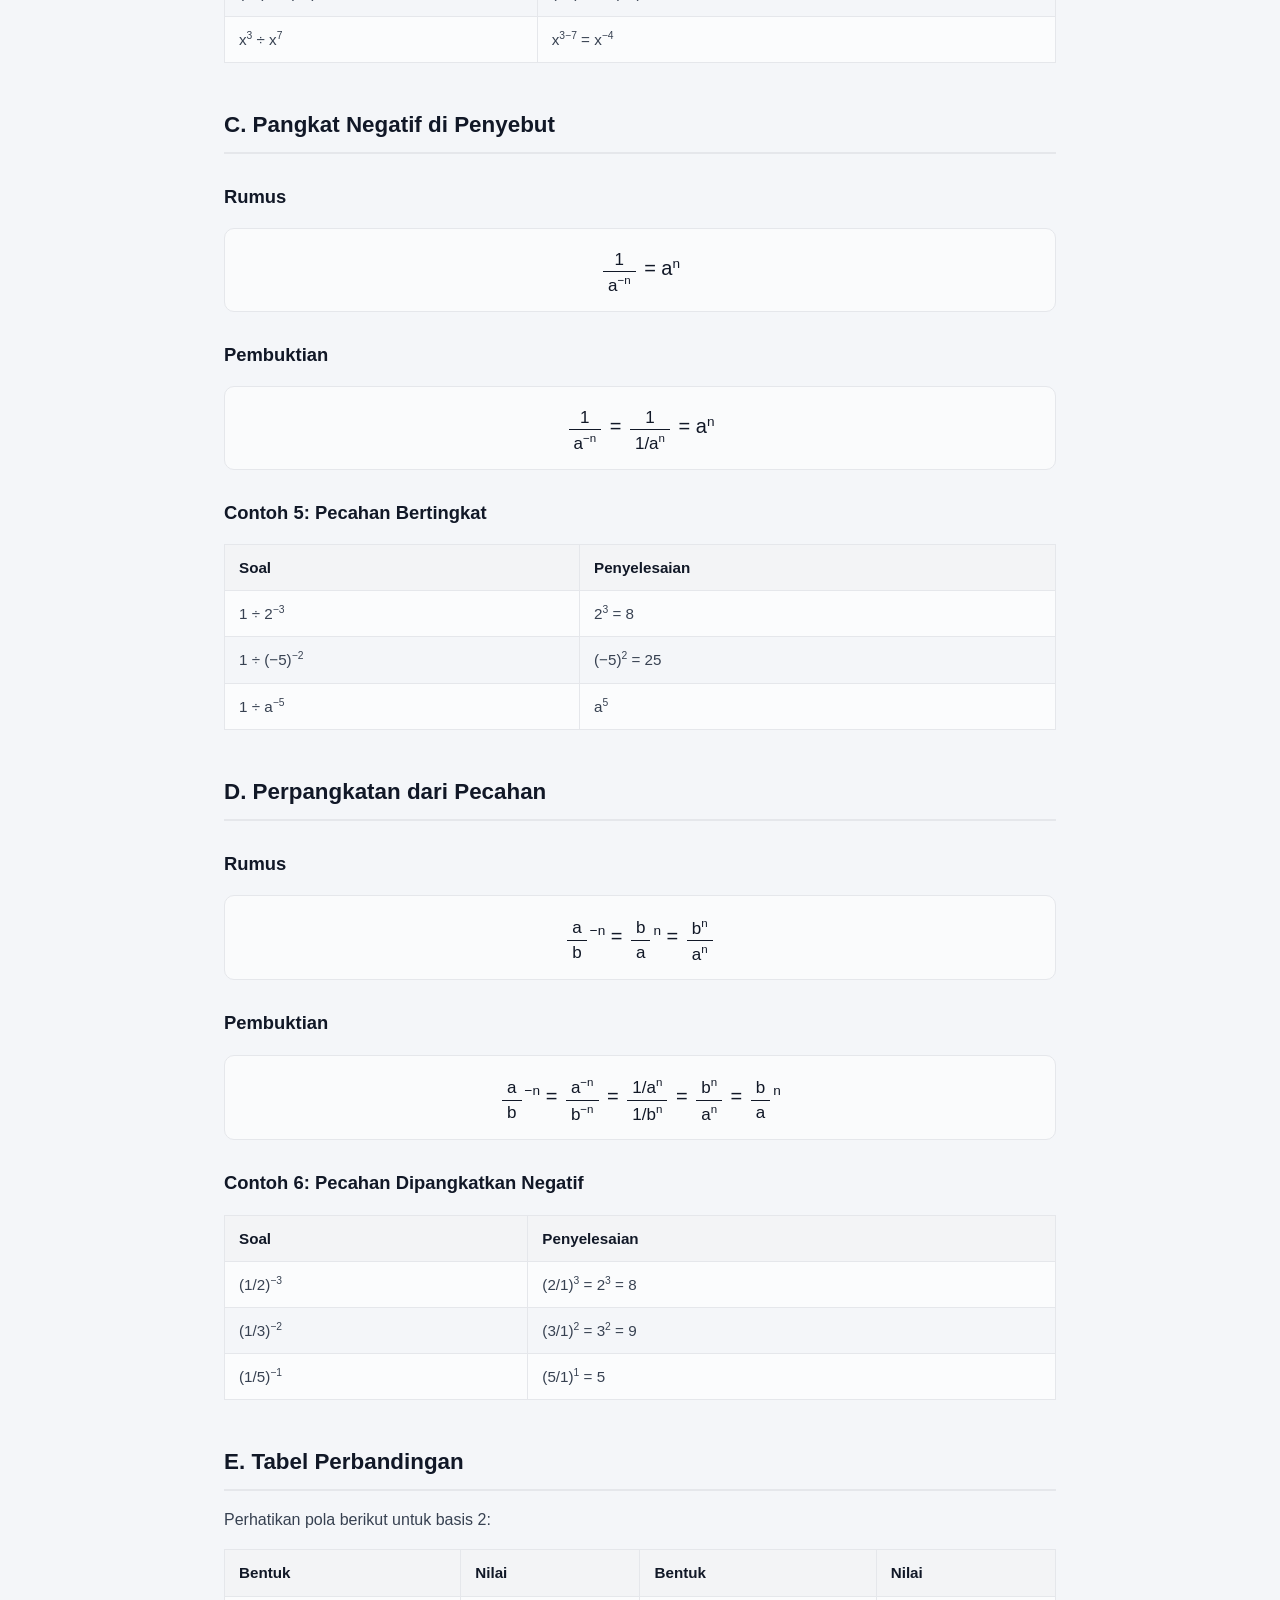
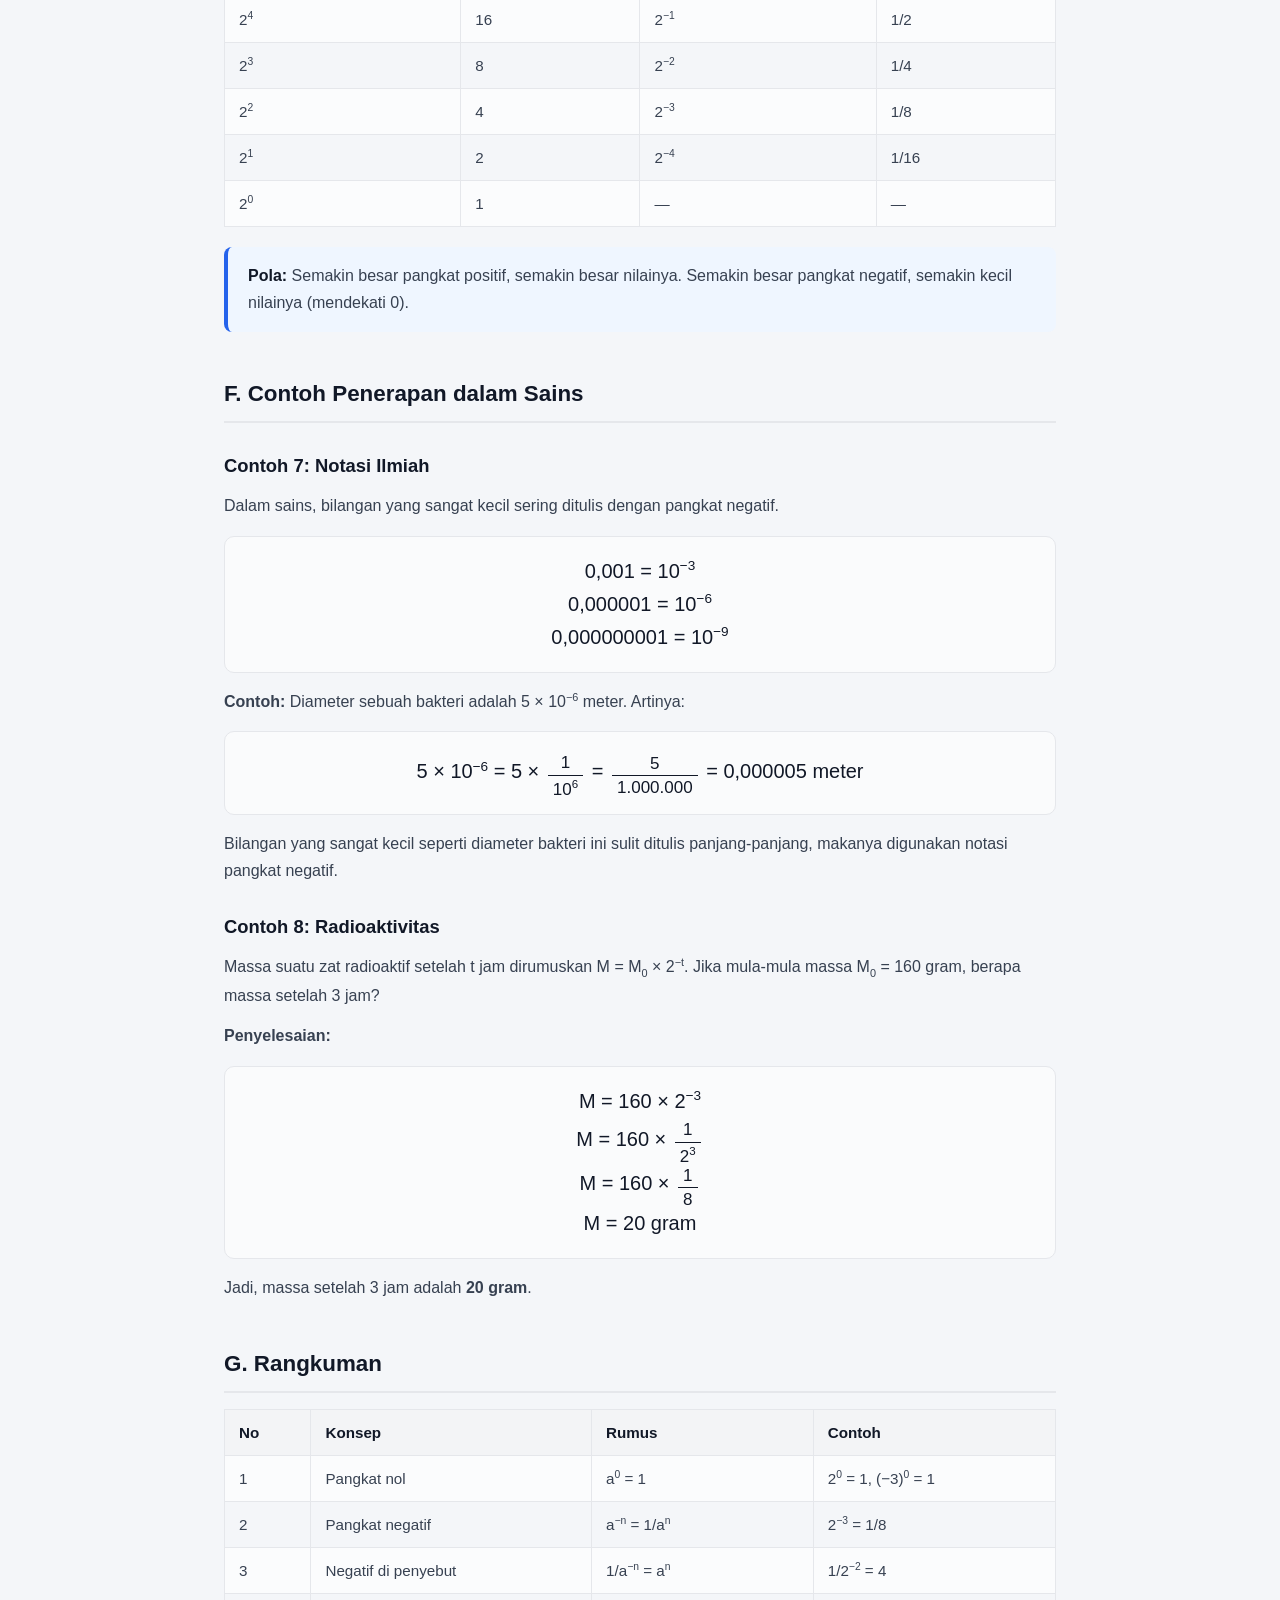
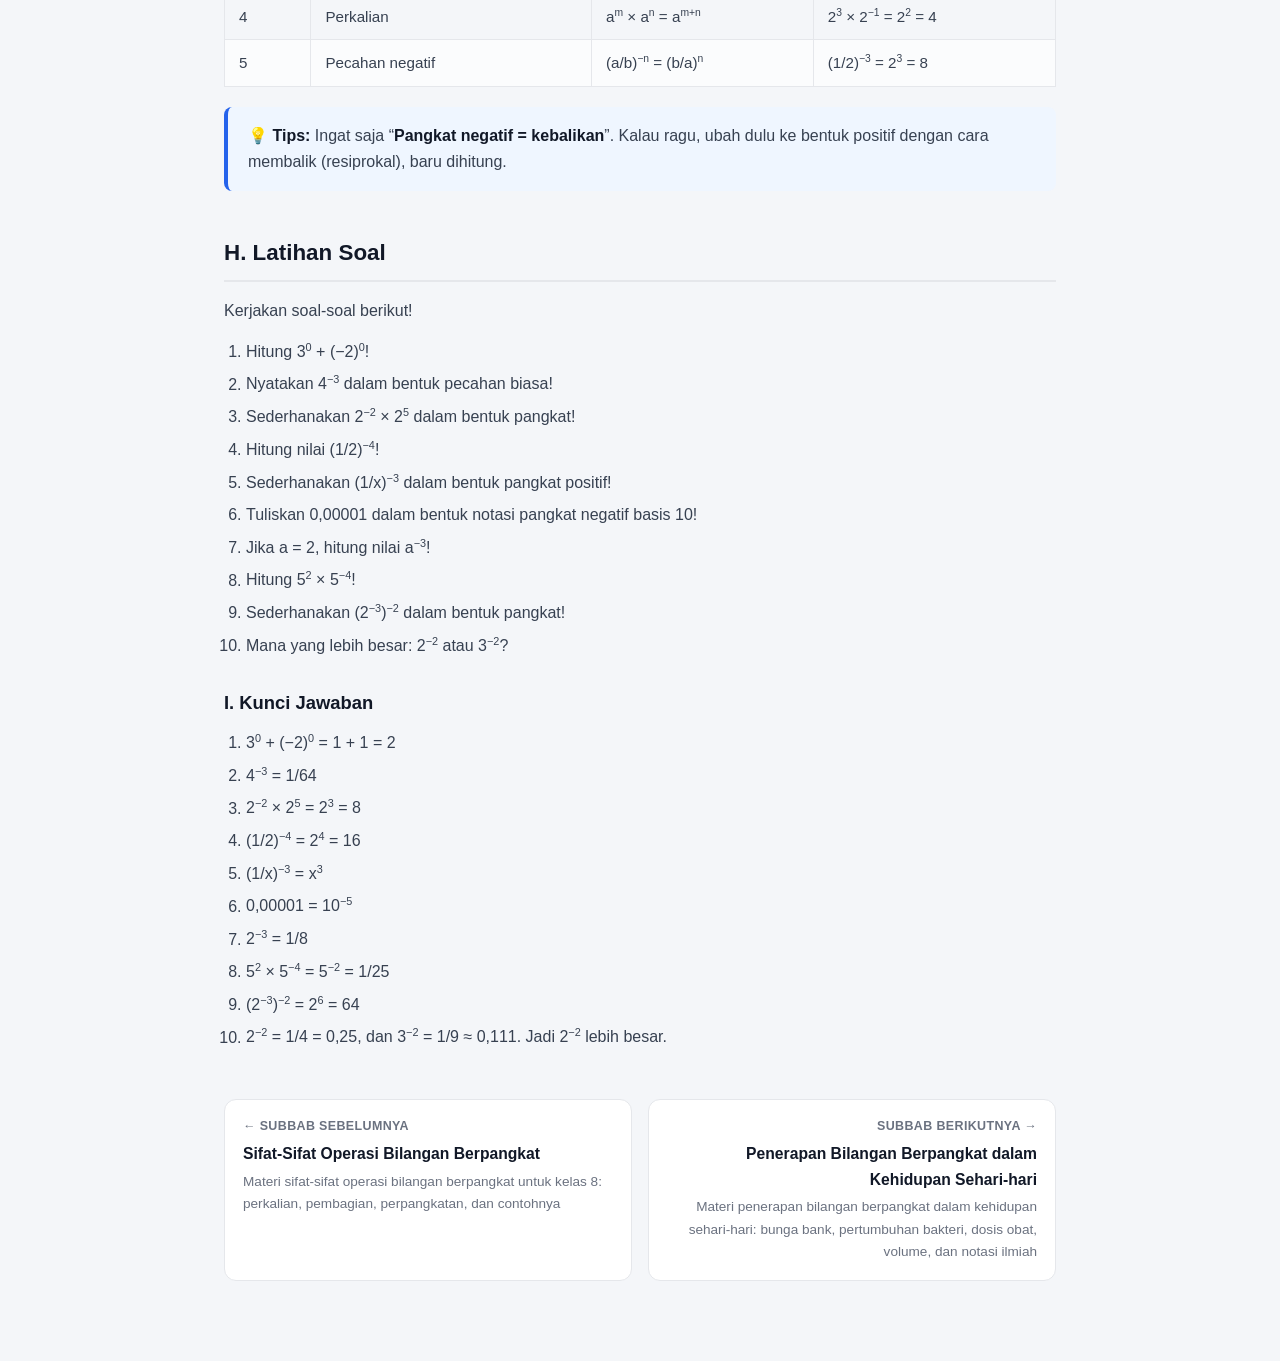
<file: 3-pangkat-nol-dan-negatif.html>
<!DOCTYPE html>
<html lang="id">
<head>
<meta charset="UTF-8">
<meta name="viewport" content="width=device-width, initial-scale=1.0">
<title>Pangkat Nol dan Pangkat Negatif</title>
<link rel="stylesheet" href="style.css">
</head>
<body>
<div class="page">
  <a class="back-link" href="index.html">&larr; Kembali ke Bilangan Berpangkat</a>
  <h1>Pangkat Nol dan Pangkat Negatif</h1>

  <h2>Tujuan Pembelajaran</h2>
  <p>Setelah mempelajari materi ini, siswa diharapkan mampu:</p>
  <ol>
    <li><strong>Menjelaskan</strong> arti dari a<sup>0</sup> dengan a &ne; 0</li>
    <li><strong>Menjelaskan</strong> arti dari a<sup>&minus;n</sup> sebagai kebalikan dari a<sup>n</sup></li>
    <li><strong>Menghitung</strong> nilai bilangan berpangkat nol dan negatif</li>
    <li><strong>Mengubah</strong> bentuk pangkat negatif ke bentuk pangkat positif</li>
    <li><strong>Menerapkan</strong> sifat-sifat pangkat negatif dalam perhitungan</li>
  </ol>

  <hr>

  <h2>A. Pangkat Nol</h2>
  <h3>Rumus</h3>
  <div class="formula">a<sup>0</sup> = 1</div>
  <p>dengan a &ne; 0 (bilangan real apa pun yang tidak nol, jika dipangkatkan 0 hasilnya 1).</p>

  <div class="callout">
    <strong>Penting!</strong> 0<sup>0</sup> tidak terdefinisi!
  </div>

  <h3>Pembuktian</h3>
  <p>Kita gunakan sifat pembagian bilangan berpangkat:</p>
  <div class="formula">
    <span class="frac"><span class="num">a<sup>n</sup></span><span class="den">a<sup>n</sup></span></span> = a<sup>n&minus;n</sup> = a<sup>0</sup>
  </div>
  <p>Di sisi lain:</p>
  <div class="formula">
    <span class="frac"><span class="num">a<sup>n</sup></span><span class="den">a<sup>n</sup></span></span> = 1
  </div>
  <p>Karena kedua bentuk sama, maka:</p>
  <div class="formula">a<sup>0</sup> = 1</div>

  <h3>Contoh 1: Pangkat Nol</h3>
  <div class="table-wrap">
  <table>
    <tr><th>Bilangan</th><th>Hasil</th></tr>
    <tr><td>5<sup>0</sup></td><td>1</td></tr>
    <tr><td>(&minus;5)<sup>0</sup></td><td>1</td></tr>
    <tr><td>(1/3)<sup>0</sup></td><td>1</td></tr>
    <tr><td>100<sup>0</sup></td><td>1</td></tr>
    <tr><td>a<sup>0</sup></td><td>1 (dengan a &ne; 0)</td></tr>
  </table>
  </div>

  <h2>B. Pangkat Negatif</h2>
  <h3>Rumus</h3>
  <div class="formula">a<sup>&minus;n</sup> = <span class="frac"><span class="num">1</span><span class="den">a<sup>n</sup></span></span></div>
  <p>dengan a &ne; 0, serta n bilangan bulat positif.</p>
  <p>Artinya: <strong>pangkat negatif</strong> adalah kebalikan (resiprokal) dari pangkat positifnya.</p>

  <h3>Pembuktian</h3>
  <p>Kita gunakan sifat pembagian:</p>
  <div class="formula">
    a<sup>&minus;n</sup> = a<sup>0&minus;n</sup> = <span class="frac"><span class="num">a<sup>0</sup></span><span class="den">a<sup>n</sup></span></span> = <span class="frac"><span class="num">1</span><span class="den">a<sup>n</sup></span></span>
  </div>

  <h3>Contoh 2: Mengubah Pangkat Negatif ke Positif</h3>
  <div class="table-wrap">
  <table>
    <tr><th>Bentuk Pangkat Negatif</th><th>Bentuk Positif</th><th>Hasil</th></tr>
    <tr><td>2<sup>&minus;3</sup></td><td><span class="frac"><span class="num">1</span><span class="den">2<sup>3</sup></span></span></td><td><span class="frac"><span class="num">1</span><span class="den">8</span></span></td></tr>
    <tr><td>5<sup>&minus;2</sup></td><td><span class="frac"><span class="num">1</span><span class="den">5<sup>2</sup></span></span></td><td><span class="frac"><span class="num">1</span><span class="den">25</span></span></td></tr>
    <tr><td>(&minus;3)<sup>&minus;2</sup></td><td><span class="frac"><span class="num">1</span><span class="den">(&minus;3)<sup>2</sup></span></span></td><td><span class="frac"><span class="num">1</span><span class="den">9</span></span></td></tr>
    <tr><td>10<sup>&minus;4</sup></td><td><span class="frac"><span class="num">1</span><span class="den">10<sup>4</sup></span></span></td><td><span class="frac"><span class="num">1</span><span class="den">10.000</span></span> = 0,0001</td></tr>
  </table>
  </div>

  <div class="callout">
    <strong>Perhatikan:</strong> (&minus;3)<sup>&minus;2</sup> = 1/9 (positif), sedangkan &minus;3<sup>&minus;2</sup> = &minus;1/9 (negatif). Beda tipis!
  </div>

  <h3>Contoh 3: Perkalian dengan Pangkat Negatif</h3>
  <p>Sederhanakan bentuk berikut!</p>
  <div class="table-wrap">
  <table>
    <tr><th>Soal</th><th>Penyelesaian</th></tr>
    <tr><td>2<sup>3</sup> &times; 2<sup>&minus;1</sup></td><td>2<sup>3+(&minus;1)</sup> = 2<sup>2</sup> = 4</td></tr>
    <tr><td>3<sup>2</sup> &times; (&minus;3)<sup>&minus;4</sup></td><td>(&minus;3)<sup>2+(&minus;4)</sup> = (&minus;3)<sup>&minus;2</sup> = 1/9</td></tr>
    <tr><td>x<sup>2</sup> &times; x<sup>&minus;5</sup></td><td>x<sup>2+(&minus;5)</sup> = x<sup>&minus;3</sup></td></tr>
    <tr><td>y<sup>&minus;4</sup> &times; y<sup>7</sup></td><td>y<sup>&minus;4+7</sup> = y<sup>3</sup></td></tr>
  </table>
  </div>

  <h3>Contoh 4: Pembagian dengan Pangkat Negatif</h3>
  <p>Sederhanakan bentuk berikut!</p>
  <div class="table-wrap">
  <table>
    <tr><th>Soal</th><th>Penyelesaian</th></tr>
    <tr><td>2<sup>3</sup> &divide; 2<sup>5</sup></td><td>2<sup>3&minus;5</sup> = 2<sup>&minus;2</sup> = 1/4</td></tr>
    <tr><td>(&minus;4)<sup>2</sup> &divide; (&minus;4)<sup>6</sup></td><td>(&minus;4)<sup>2&minus;6</sup> = (&minus;4)<sup>&minus;4</sup> = 1/256</td></tr>
    <tr><td>x<sup>3</sup> &divide; x<sup>7</sup></td><td>x<sup>3&minus;7</sup> = x<sup>&minus;4</sup></td></tr>
  </table>
  </div>

  <h2>C. Pangkat Negatif di Penyebut</h2>
  <h3>Rumus</h3>
  <div class="formula"><span class="frac"><span class="num">1</span><span class="den">a<sup>&minus;n</sup></span></span> = a<sup>n</sup></div>

  <h3>Pembuktian</h3>
  <div class="formula">
    <span class="frac"><span class="num">1</span><span class="den">a<sup>&minus;n</sup></span></span> = <span class="frac"><span class="num">1</span><span class="den">1/a<sup>n</sup></span></span> = a<sup>n</sup>
  </div>

  <h3>Contoh 5: Pecahan Bertingkat</h3>
  <div class="table-wrap">
  <table>
    <tr><th>Soal</th><th>Penyelesaian</th></tr>
    <tr><td>1 &divide; 2<sup>&minus;3</sup></td><td>2<sup>3</sup> = 8</td></tr>
    <tr><td>1 &divide; (&minus;5)<sup>&minus;2</sup></td><td>(&minus;5)<sup>2</sup> = 25</td></tr>
    <tr><td>1 &divide; a<sup>&minus;5</sup></td><td>a<sup>5</sup></td></tr>
  </table>
  </div>

  <h2>D. Perpangkatan dari Pecahan</h2>
  <h3>Rumus</h3>
  <div class="formula">
    <span class="frac"><span class="num">a</span><span class="den">b</span></span><sup>&minus;n</sup> = <span class="frac"><span class="num">b</span><span class="den">a</span></span><sup>n</sup> = <span class="frac"><span class="num">b<sup>n</sup></span><span class="den">a<sup>n</sup></span></span>
  </div>

  <h3>Pembuktian</h3>
  <div class="formula">
    <span class="frac"><span class="num">a</span><span class="den">b</span></span><sup>&minus;n</sup> = <span class="frac"><span class="num">a<sup>&minus;n</sup></span><span class="den">b<sup>&minus;n</sup></span></span> = <span class="frac"><span class="num">1/a<sup>n</sup></span><span class="den">1/b<sup>n</sup></span></span> = <span class="frac"><span class="num">b<sup>n</sup></span><span class="den">a<sup>n</sup></span></span> = <span class="frac"><span class="num">b</span><span class="den">a</span></span><sup>n</sup>
  </div>

  <h3>Contoh 6: Pecahan Dipangkatkan Negatif</h3>
  <div class="table-wrap">
  <table>
    <tr><th>Soal</th><th>Penyelesaian</th></tr>
    <tr><td>(1/2)<sup>&minus;3</sup></td><td>(2/1)<sup>3</sup> = 2<sup>3</sup> = 8</td></tr>
    <tr><td>(1/3)<sup>&minus;2</sup></td><td>(3/1)<sup>2</sup> = 3<sup>2</sup> = 9</td></tr>
    <tr><td>(1/5)<sup>&minus;1</sup></td><td>(5/1)<sup>1</sup> = 5</td></tr>
  </table>
  </div>

  <h2>E. Tabel Perbandingan</h2>
  <p>Perhatikan pola berikut untuk basis 2:</p>
  <div class="table-wrap">
  <table>
    <tr><th>Bentuk</th><th>Nilai</th><th>Bentuk</th><th>Nilai</th></tr>
    <tr><td>2<sup>4</sup></td><td>16</td><td>2<sup>&minus;1</sup></td><td>1/2</td></tr>
    <tr><td>2<sup>3</sup></td><td>8</td><td>2<sup>&minus;2</sup></td><td>1/4</td></tr>
    <tr><td>2<sup>2</sup></td><td>4</td><td>2<sup>&minus;3</sup></td><td>1/8</td></tr>
    <tr><td>2<sup>1</sup></td><td>2</td><td>2<sup>&minus;4</sup></td><td>1/16</td></tr>
    <tr><td>2<sup>0</sup></td><td>1</td><td>&mdash;</td><td>&mdash;</td></tr>
  </table>
  </div>
  <div class="callout">
    <strong>Pola:</strong> Semakin besar pangkat positif, semakin besar nilainya. Semakin besar pangkat negatif, semakin kecil nilainya (mendekati 0).
  </div>

  <h2>F. Contoh Penerapan dalam Sains</h2>
  <h3>Contoh 7: Notasi Ilmiah</h3>
  <p>Dalam sains, bilangan yang sangat kecil sering ditulis dengan pangkat negatif.</p>
  <div class="formula">
    0,001 = 10<sup>&minus;3</sup>
    <br>0,000001 = 10<sup>&minus;6</sup>
    <br>0,000000001 = 10<sup>&minus;9</sup>
  </div>
  <p><strong>Contoh:</strong> Diameter sebuah bakteri adalah 5 &times; 10<sup>&minus;6</sup> meter. Artinya:</p>
  <div class="formula">5 &times; 10<sup>&minus;6</sup> = 5 &times; <span class="frac"><span class="num">1</span><span class="den">10<sup>6</sup></span></span> = <span class="frac"><span class="num">5</span><span class="den">1.000.000</span></span> = 0,000005 meter</div>
  <p>Bilangan yang sangat kecil seperti diameter bakteri ini sulit ditulis panjang-panjang, makanya digunakan notasi pangkat negatif.</p>

  <h3>Contoh 8: Radioaktivitas</h3>
  <p>Massa suatu zat radioaktif setelah t jam dirumuskan M = M<sub>0</sub> &times; 2<sup>&minus;t</sup>. Jika mula-mula massa M<sub>0</sub> = 160 gram, berapa massa setelah 3 jam?</p>
  <p><strong>Penyelesaian:</strong></p>
  <div class="formula">
    M = 160 &times; 2<sup>&minus;3</sup>
    <br>M = 160 &times; <span class="frac"><span class="num">1</span><span class="den">2<sup>3</sup></span></span>
    <br>M = 160 &times; <span class="frac"><span class="num">1</span><span class="den">8</span></span>
    <br>M = 20 gram
  </div>
  <p>Jadi, massa setelah 3 jam adalah <strong>20 gram</strong>.</p>

  <h2>G. Rangkuman</h2>
  <div class="table-wrap">
  <table>
    <tr><th>No</th><th>Konsep</th><th>Rumus</th><th>Contoh</th></tr>
    <tr><td>1</td><td>Pangkat nol</td><td>a<sup>0</sup> = 1</td><td>2<sup>0</sup> = 1, (&minus;3)<sup>0</sup> = 1</td></tr>
    <tr><td>2</td><td>Pangkat negatif</td><td>a<sup>&minus;n</sup> = 1/a<sup>n</sup></td><td>2<sup>&minus;3</sup> = 1/8</td></tr>
    <tr><td>3</td><td>Negatif di penyebut</td><td>1/a<sup>&minus;n</sup> = a<sup>n</sup></td><td>1/2<sup>&minus;2</sup> = 4</td></tr>
    <tr><td>4</td><td>Perkalian</td><td>a<sup>m</sup> &times; a<sup>n</sup> = a<sup>m+n</sup></td><td>2<sup>3</sup> &times; 2<sup>&minus;1</sup> = 2<sup>2</sup> = 4</td></tr>
    <tr><td>5</td><td>Pecahan negatif</td><td>(a/b)<sup>&minus;n</sup> = (b/a)<sup>n</sup></td><td>(1/2)<sup>&minus;3</sup> = 2<sup>3</sup> = 8</td></tr>
  </table>
  </div>

  <div class="callout tips">
    💡 <strong>Tips:</strong> Ingat saja &ldquo;<strong>Pangkat negatif = kebalikan</strong>&rdquo;. Kalau ragu, ubah dulu ke bentuk positif dengan cara membalik (resiprokal), baru dihitung.
  </div>

  <h2>H. Latihan Soal</h2>
  <p>Kerjakan soal-soal berikut!</p>
  <ol>
    <li>Hitung 3<sup>0</sup> + (&minus;2)<sup>0</sup>!</li>
    <li>Nyatakan 4<sup>&minus;3</sup> dalam bentuk pecahan biasa!</li>
    <li>Sederhanakan 2<sup>&minus;2</sup> &times; 2<sup>5</sup> dalam bentuk pangkat!</li>
    <li>Hitung nilai (1/2)<sup>&minus;4</sup>!</li>
    <li>Sederhanakan (1/x)<sup>&minus;3</sup> dalam bentuk pangkat positif!</li>
    <li>Tuliskan 0,00001 dalam bentuk notasi pangkat negatif basis 10!</li>
    <li>Jika a = 2, hitung nilai a<sup>&minus;3</sup>!</li>
    <li>Hitung 5<sup>2</sup> &times; 5<sup>&minus;4</sup>!</li>
    <li>Sederhanakan (2<sup>&minus;3</sup>)<sup>&minus;2</sup> dalam bentuk pangkat!</li>
    <li>Mana yang lebih besar: 2<sup>&minus;2</sup> atau 3<sup>&minus;2</sup>?</li>
  </ol>

  <h3>I. Kunci Jawaban</h3>
  <ol>
    <li>3<sup>0</sup> + (&minus;2)<sup>0</sup> = 1 + 1 = 2</li>
    <li>4<sup>&minus;3</sup> = 1/64</li>
    <li>2<sup>&minus;2</sup> &times; 2<sup>5</sup> = 2<sup>3</sup> = 8</li>
    <li>(1/2)<sup>&minus;4</sup> = 2<sup>4</sup> = 16</li>
    <li>(1/x)<sup>&minus;3</sup> = x<sup>3</sup></li>
    <li>0,00001 = 10<sup>&minus;5</sup></li>
    <li>2<sup>&minus;3</sup> = 1/8</li>
    <li>5<sup>2</sup> &times; 5<sup>&minus;4</sup> = 5<sup>&minus;2</sup> = 1/25</li>
    <li>(2<sup>&minus;3</sup>)<sup>&minus;2</sup> = 2<sup>6</sup> = 64</li>
    <li>2<sup>&minus;2</sup> = 1/4 = 0,25, dan 3<sup>&minus;2</sup> = 1/9 &asymp; 0,111. Jadi 2<sup>&minus;2</sup> lebih besar.</li>
  </ol>

  <div class="subnav">
    <a href="2-sifat-sifat-operasi.html">
      <div class="dir">&larr; Subbab sebelumnya</div>
      <div class="label">Sifat-Sifat Operasi Bilangan Berpangkat</div>
      <div class="desc">Materi sifat-sifat operasi bilangan berpangkat untuk kelas 8: perkalian, pembagian, perpangkatan, dan contohnya</div>
    </a>
    <a class="next" href="4-penerapan-sehari-hari.html">
      <div class="dir">Subbab berikutnya &rarr;</div>
      <div class="label">Penerapan Bilangan Berpangkat dalam Kehidupan Sehari-hari</div>
      <div class="desc">Materi penerapan bilangan berpangkat dalam kehidupan sehari-hari: bunga bank, pertumbuhan bakteri, dosis obat, volume, dan notasi ilmiah</div>
    </a>
  </div>
</div>
</body>
</html>
</file>
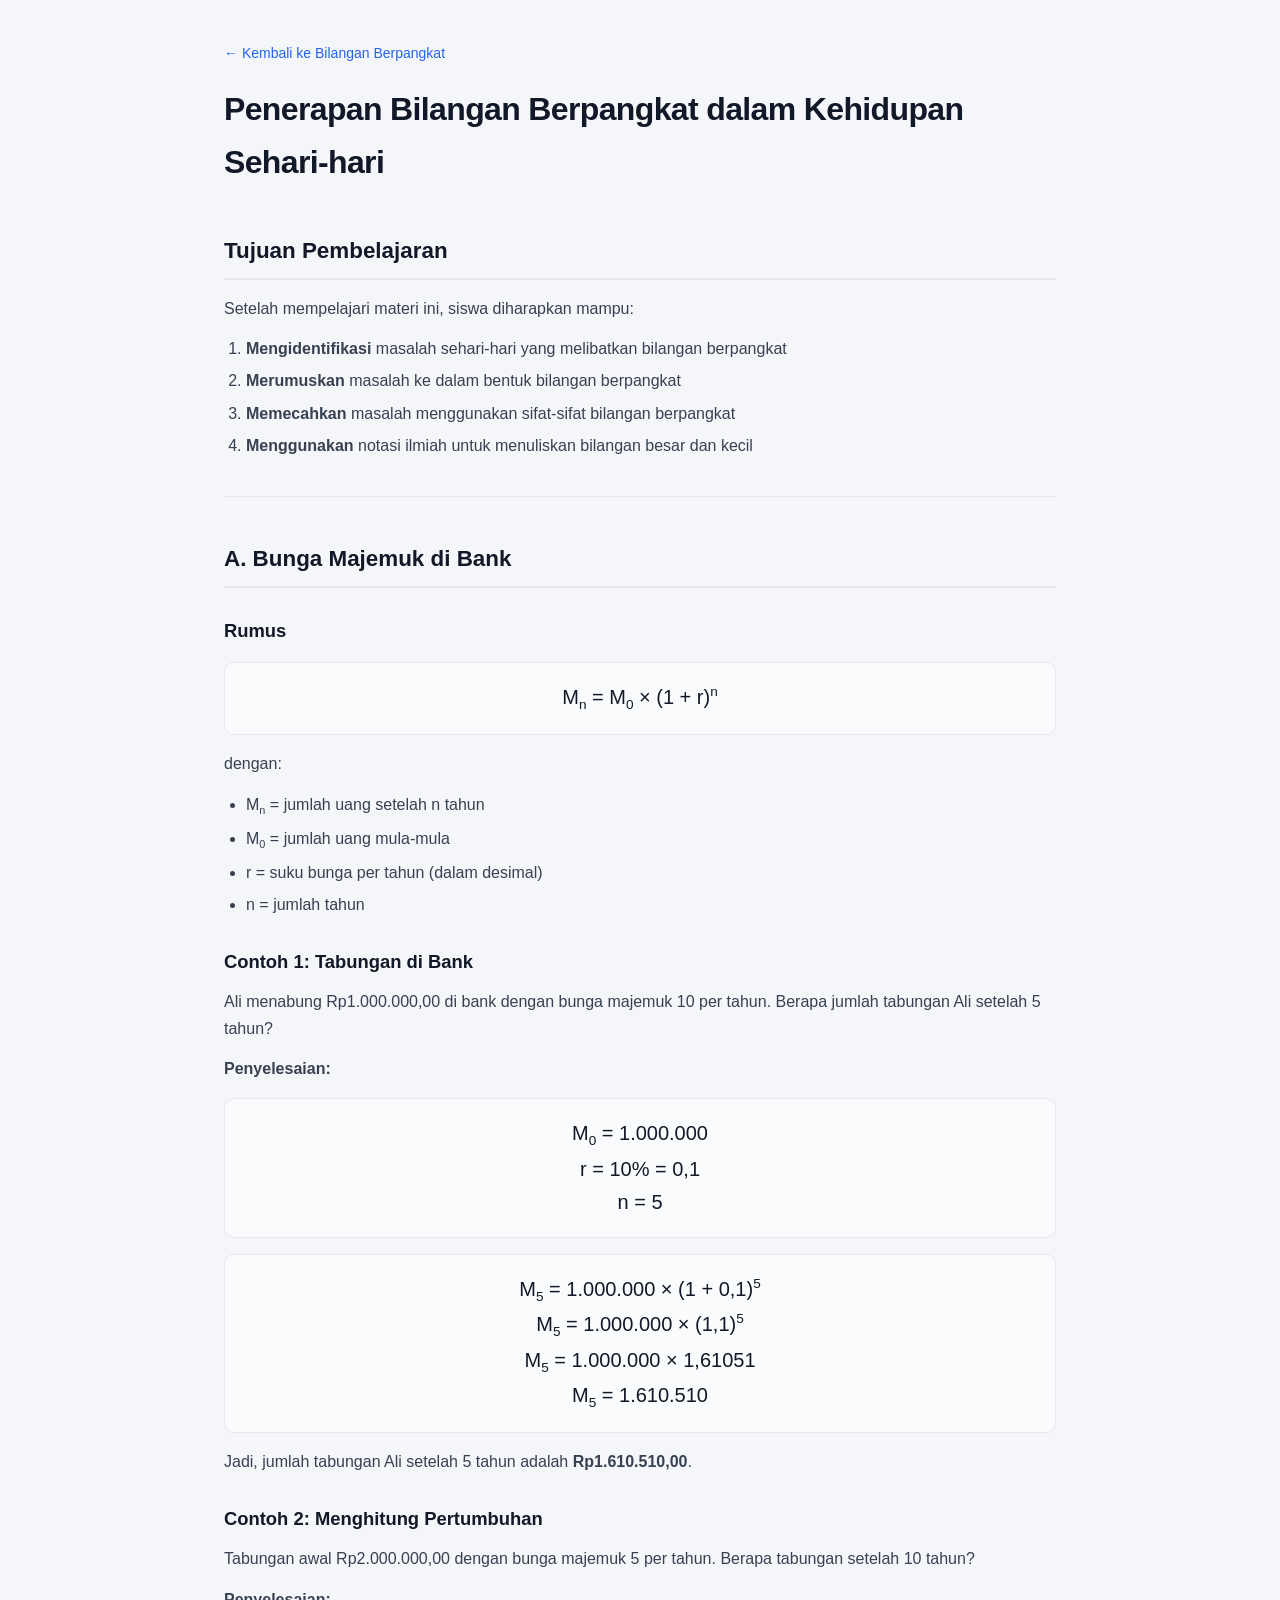
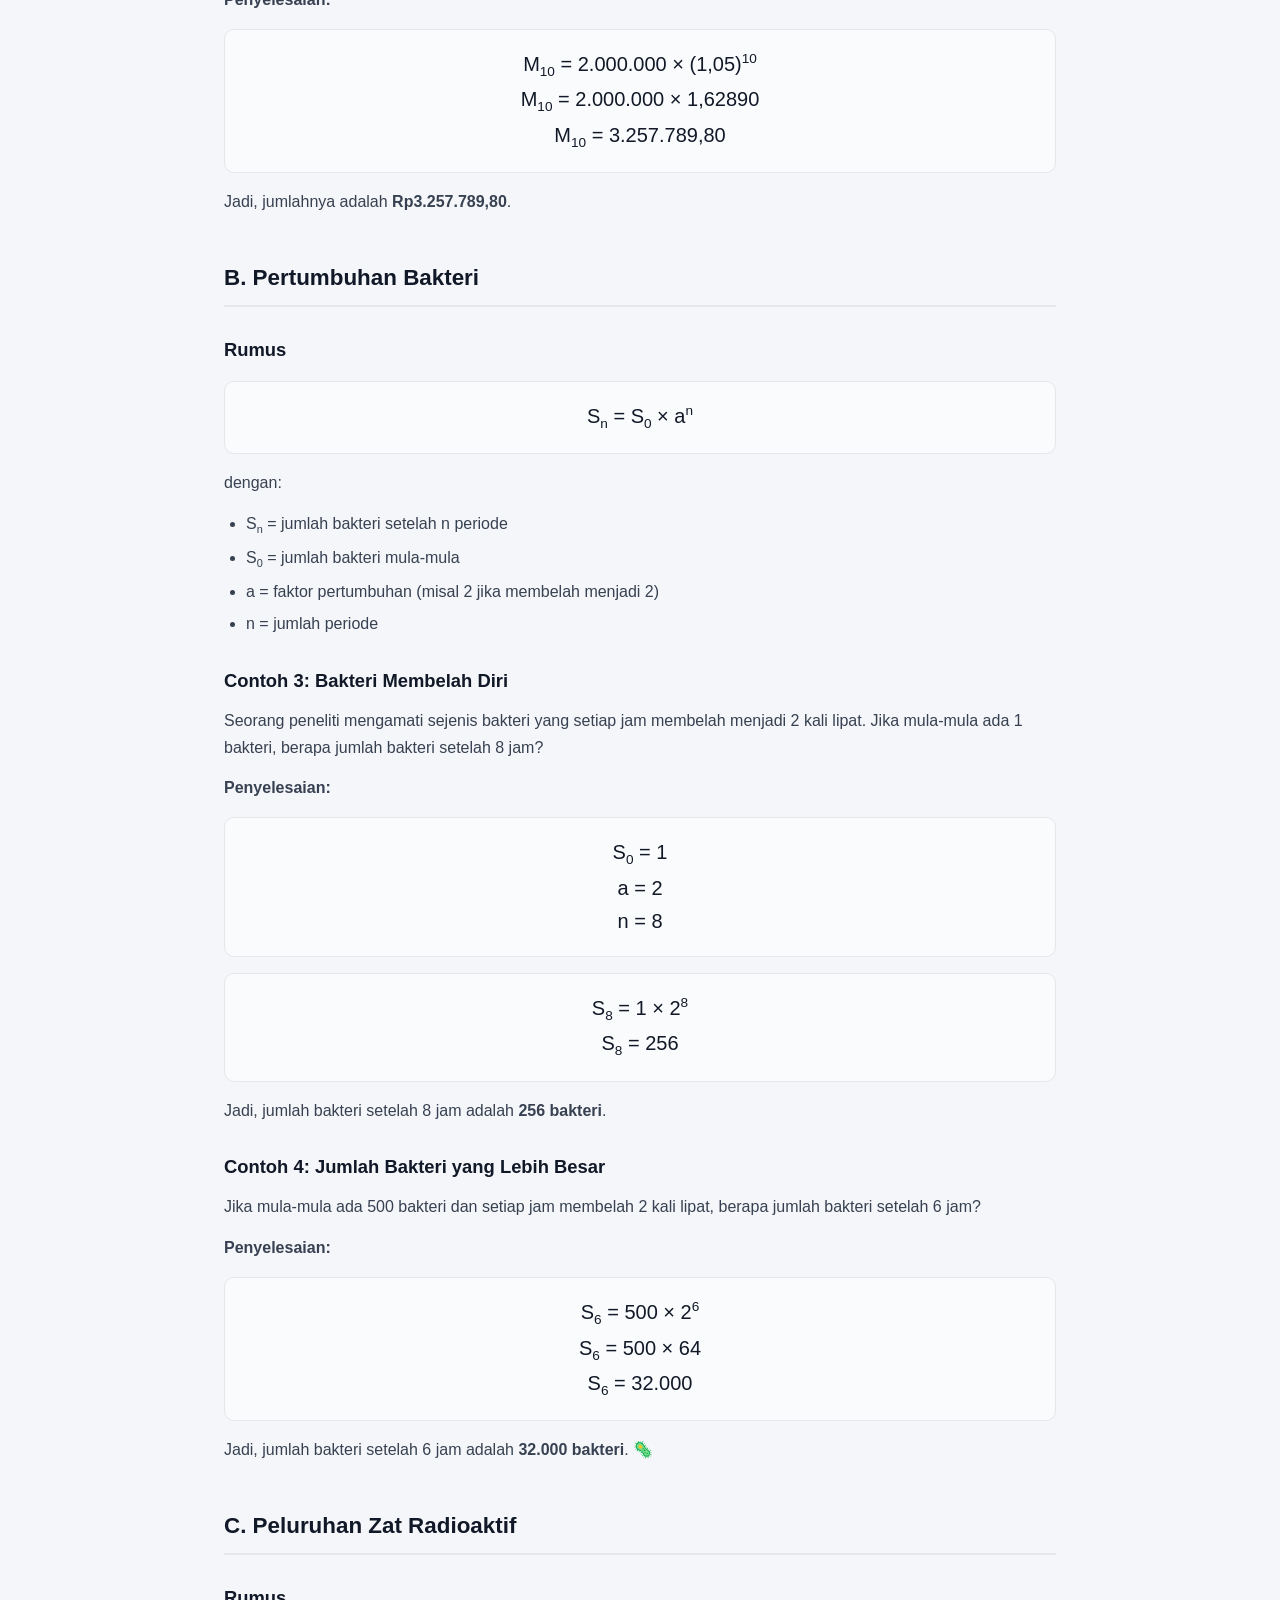
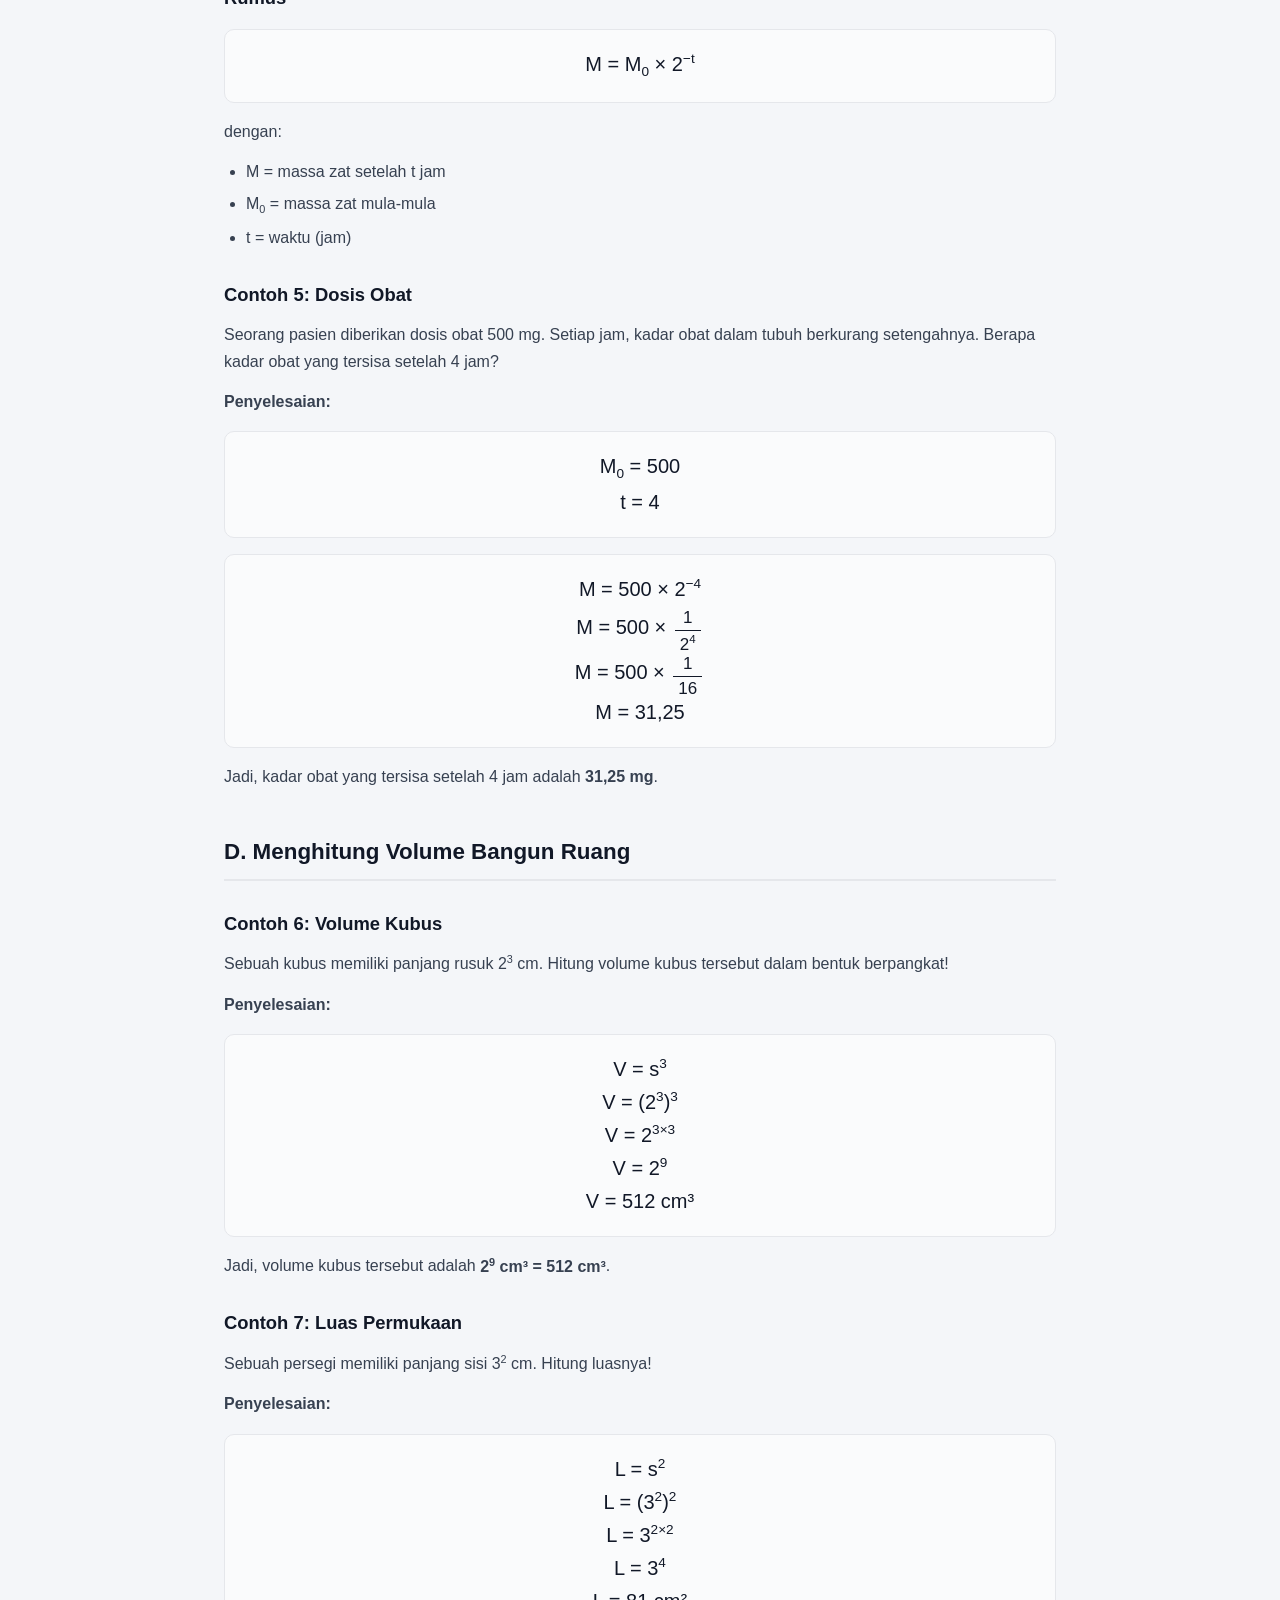
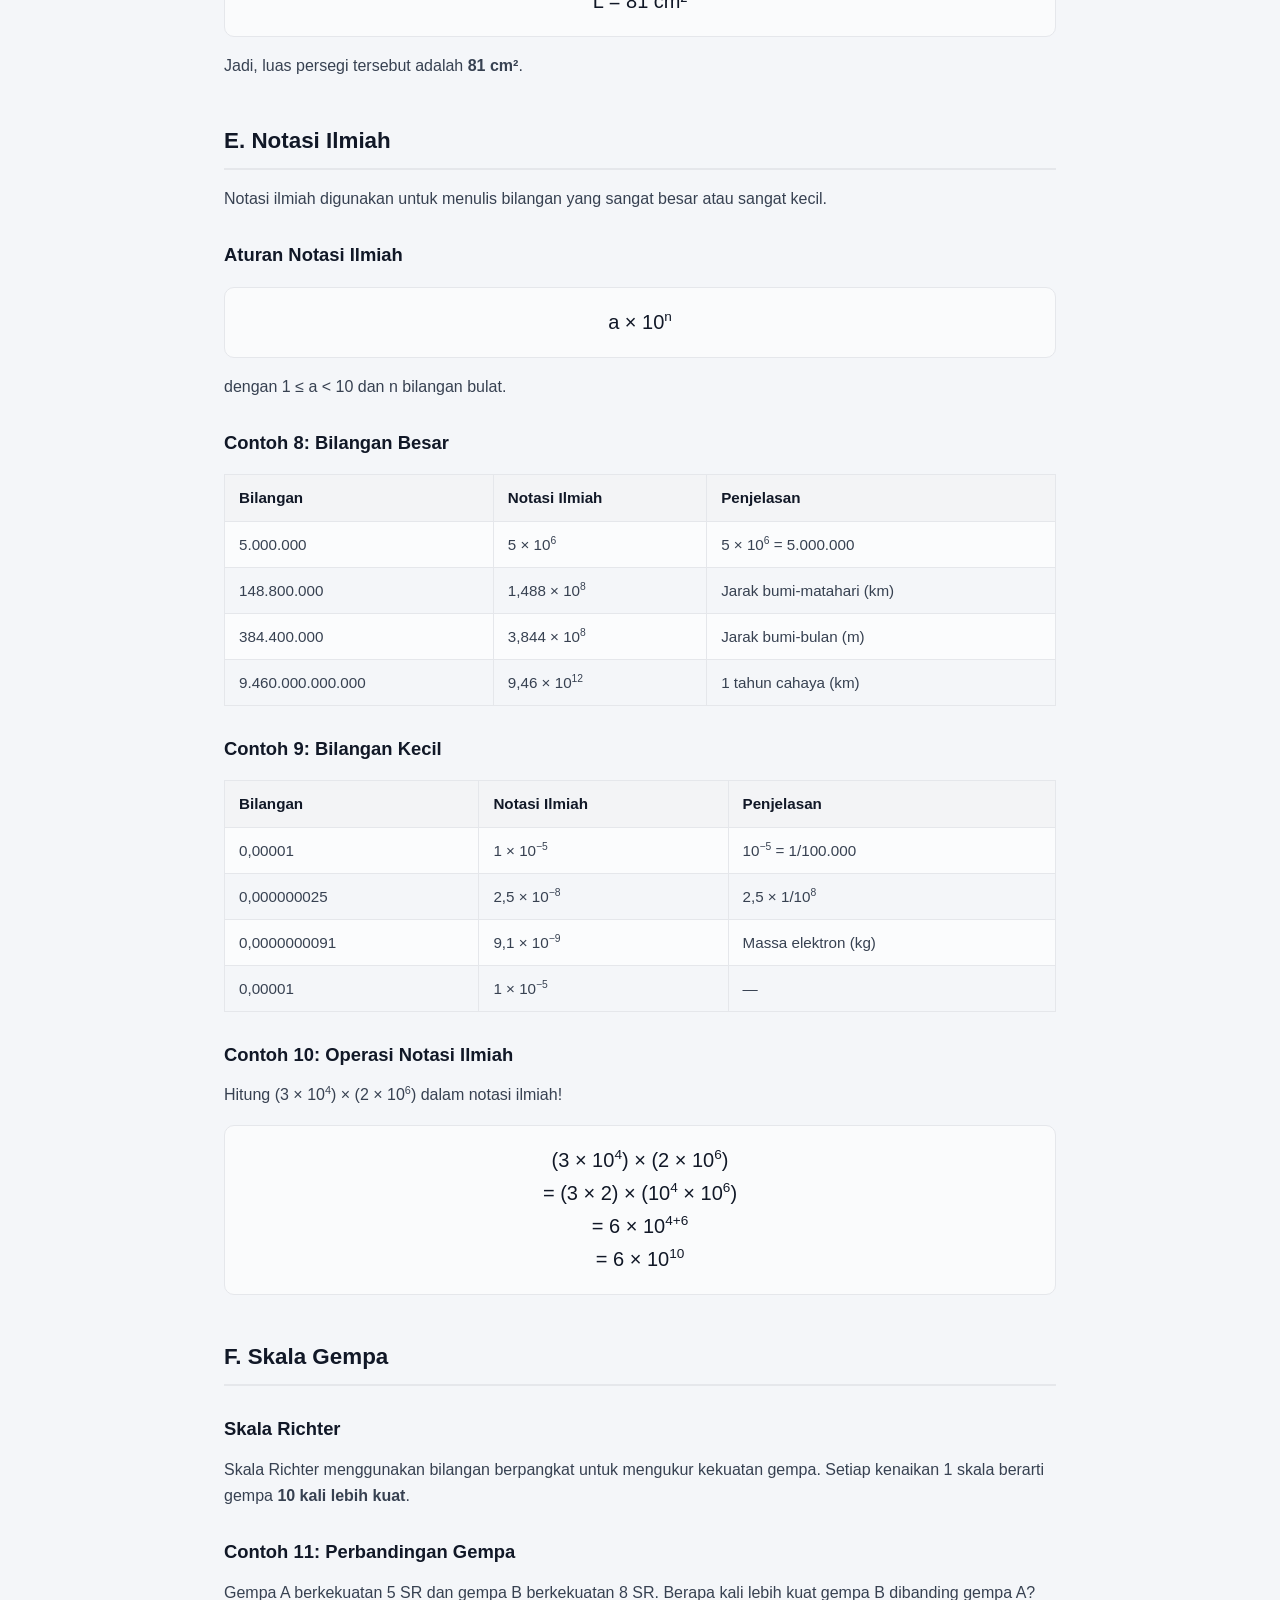
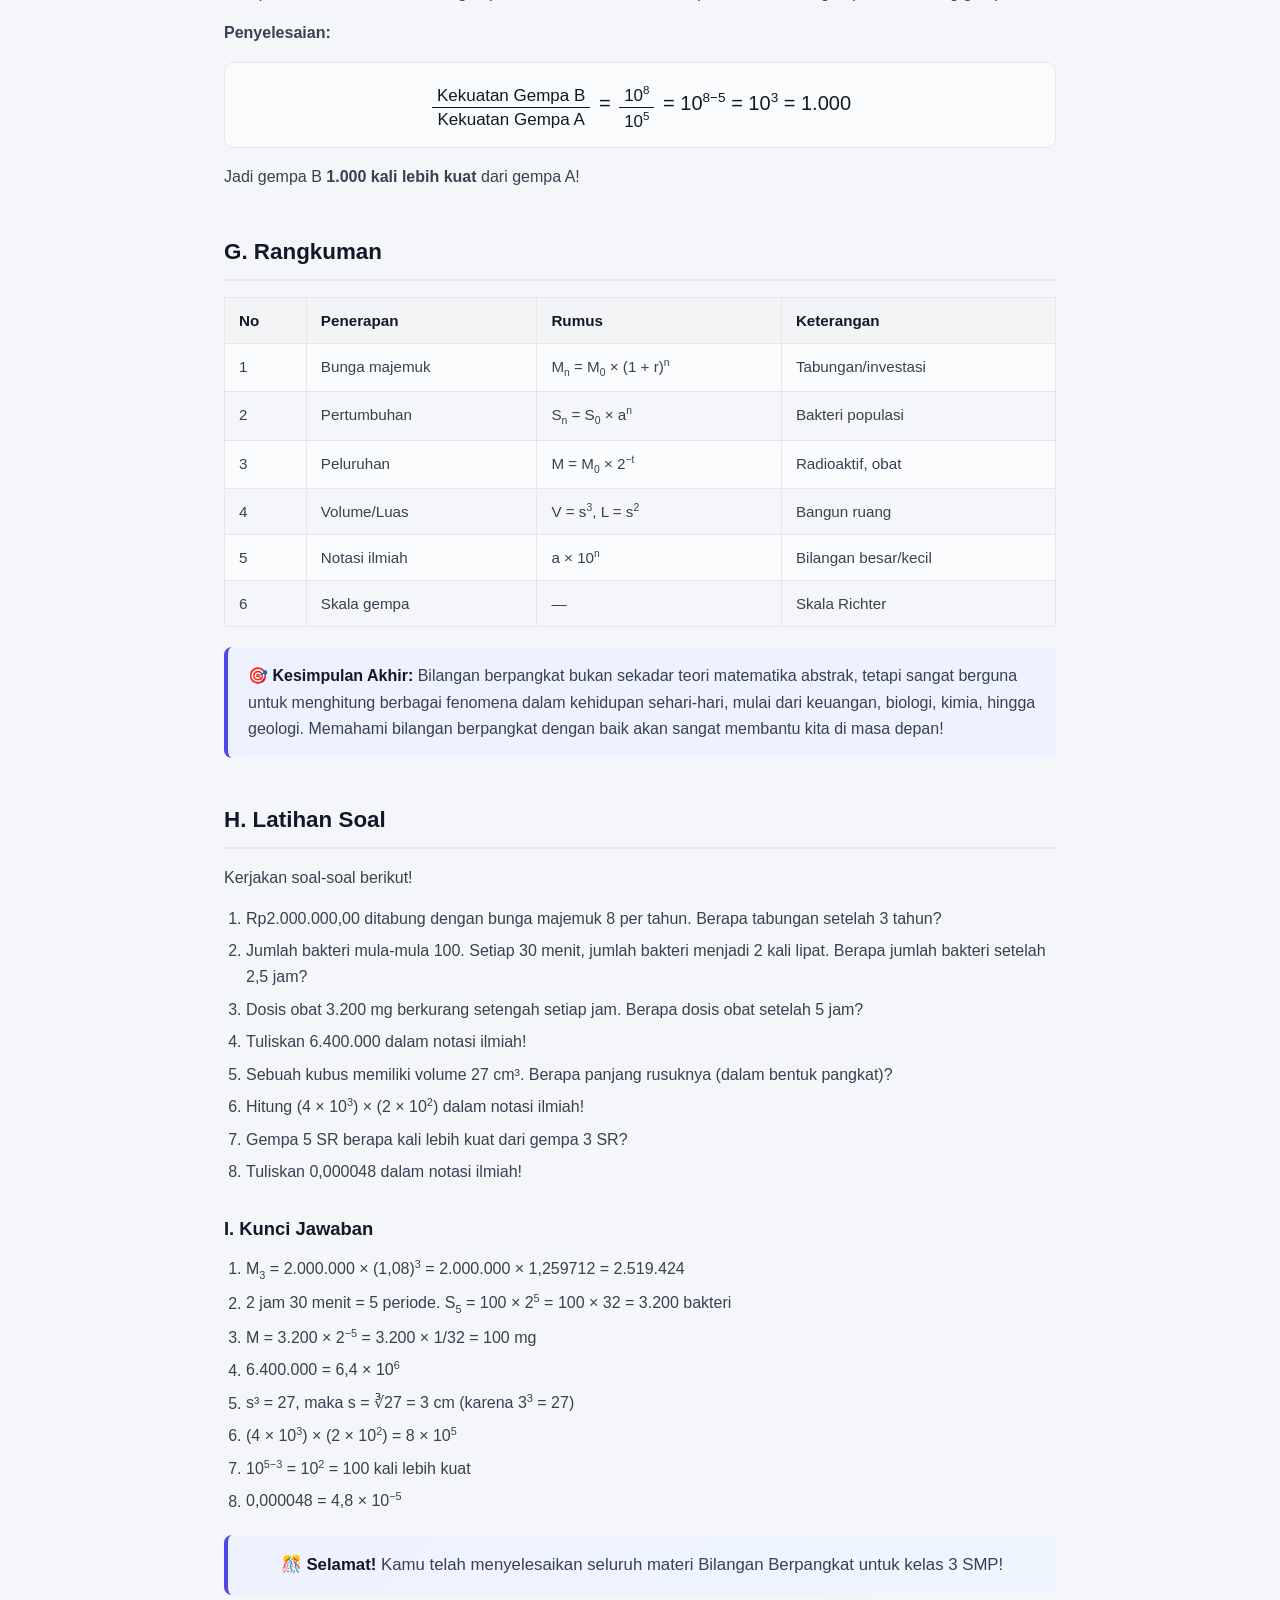
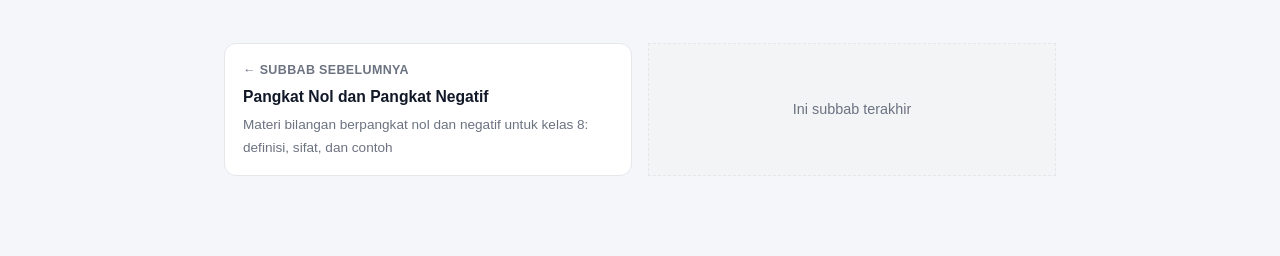
<file: 4-penerapan-sehari-hari.html>
<!DOCTYPE html>
<html lang="id">
<head>
<meta charset="UTF-8">
<meta name="viewport" content="width=device-width, initial-scale=1.0">
<title>Penerapan Bilangan Berpangkat dalam Kehidupan Sehari-hari</title>
<link rel="stylesheet" href="style.css">
</head>
<body>
<div class="page">
  <a class="back-link" href="index.html">&larr; Kembali ke Bilangan Berpangkat</a>
  <h1>Penerapan Bilangan Berpangkat dalam Kehidupan Sehari-hari</h1>

  <h2>Tujuan Pembelajaran</h2>
  <p>Setelah mempelajari materi ini, siswa diharapkan mampu:</p>
  <ol>
    <li><strong>Mengidentifikasi</strong> masalah sehari-hari yang melibatkan bilangan berpangkat</li>
    <li><strong>Merumuskan</strong> masalah ke dalam bentuk bilangan berpangkat</li>
    <li><strong>Memecahkan</strong> masalah menggunakan sifat-sifat bilangan berpangkat</li>
    <li><strong>Menggunakan</strong> notasi ilmiah untuk menuliskan bilangan besar dan kecil</li>
  </ol>

  <hr>

  <h2>A. Bunga Majemuk di Bank</h2>
  <h3>Rumus</h3>
  <div class="formula">M<sub>n</sub> = M<sub>0</sub> &times; (1 + r)<sup>n</sup></div>
  <p>dengan:</p>
  <ul>
    <li>M<sub>n</sub> = jumlah uang setelah n tahun</li>
    <li>M<sub>0</sub> = jumlah uang mula-mula</li>
    <li>r = suku bunga per tahun (dalam desimal)</li>
    <li>n = jumlah tahun</li>
  </ul>

  <h3>Contoh 1: Tabungan di Bank</h3>
  <p>Ali menabung Rp1.000.000,00 di bank dengan bunga majemuk 10 per tahun. Berapa jumlah tabungan Ali setelah 5 tahun?</p>
  <p><strong>Penyelesaian:</strong></p>
  <div class="formula">
    M<sub>0</sub> = 1.000.000
    <br>r = 10% = 0,1
    <br>n = 5
  </div>
  <div class="formula">
    M<sub>5</sub> = 1.000.000 &times; (1 + 0,1)<sup>5</sup>
    <br>M<sub>5</sub> = 1.000.000 &times; (1,1)<sup>5</sup>
    <br>M<sub>5</sub> = 1.000.000 &times; 1,61051
    <br>M<sub>5</sub> = 1.610.510
  </div>
  <p>Jadi, jumlah tabungan Ali setelah 5 tahun adalah <strong>Rp1.610.510,00</strong>.</p>

  <h3>Contoh 2: Menghitung Pertumbuhan</h3>
  <p>Tabungan awal Rp2.000.000,00 dengan bunga majemuk 5 per tahun. Berapa tabungan setelah 10 tahun?</p>
  <p><strong>Penyelesaian:</strong></p>
  <div class="formula">
    M<sub>10</sub> = 2.000.000 &times; (1,05)<sup>10</sup>
    <br>M<sub>10</sub> = 2.000.000 &times; 1,62890
    <br>M<sub>10</sub> = 3.257.789,80
  </div>
  <p>Jadi, jumlahnya adalah <strong>Rp3.257.789,80</strong>.</p>

  <h2>B. Pertumbuhan Bakteri</h2>
  <h3>Rumus</h3>
  <div class="formula">S<sub>n</sub> = S<sub>0</sub> &times; a<sup>n</sup></div>
  <p>dengan:</p>
  <ul>
    <li>S<sub>n</sub> = jumlah bakteri setelah n periode</li>
    <li>S<sub>0</sub> = jumlah bakteri mula-mula</li>
    <li>a = faktor pertumbuhan (misal 2 jika membelah menjadi 2)</li>
    <li>n = jumlah periode</li>
  </ul>

  <h3>Contoh 3: Bakteri Membelah Diri</h3>
  <p>Seorang peneliti mengamati sejenis bakteri yang setiap jam membelah menjadi 2 kali lipat. Jika mula-mula ada 1 bakteri, berapa jumlah bakteri setelah 8 jam?</p>
  <p><strong>Penyelesaian:</strong></p>
  <div class="formula">
    S<sub>0</sub> = 1
    <br>a = 2
    <br>n = 8
  </div>
  <div class="formula">
    S<sub>8</sub> = 1 &times; 2<sup>8</sup>
    <br>S<sub>8</sub> = 256
  </div>
  <p>Jadi, jumlah bakteri setelah 8 jam adalah <strong>256 bakteri</strong>.</p>

  <h3>Contoh 4: Jumlah Bakteri yang Lebih Besar</h3>
  <p>Jika mula-mula ada 500 bakteri dan setiap jam membelah 2 kali lipat, berapa jumlah bakteri setelah 6 jam?</p>
  <p><strong>Penyelesaian:</strong></p>
  <div class="formula">
    S<sub>6</sub> = 500 &times; 2<sup>6</sup>
    <br>S<sub>6</sub> = 500 &times; 64
    <br>S<sub>6</sub> = 32.000
  </div>
  <p>Jadi, jumlah bakteri setelah 6 jam adalah <strong>32.000 bakteri</strong>. 🦠</p>

  <h2>C. Peluruhan Zat Radioaktif</h2>
  <h3>Rumus</h3>
  <div class="formula">M = M<sub>0</sub> &times; 2<sup>&minus;t</sup></div>
  <p>dengan:</p>
  <ul>
    <li>M = massa zat setelah t jam</li>
    <li>M<sub>0</sub> = massa zat mula-mula</li>
    <li>t = waktu (jam)</li>
  </ul>

  <h3>Contoh 5: Dosis Obat</h3>
  <p>Seorang pasien diberikan dosis obat 500 mg. Setiap jam, kadar obat dalam tubuh berkurang setengahnya. Berapa kadar obat yang tersisa setelah 4 jam?</p>
  <p><strong>Penyelesaian:</strong></p>
  <div class="formula">
    M<sub>0</sub> = 500
    <br>t = 4
  </div>
  <div class="formula">
    M = 500 &times; 2<sup>&minus;4</sup>
    <br>M = 500 &times; <span class="frac"><span class="num">1</span><span class="den">2<sup>4</sup></span></span>
    <br>M = 500 &times; <span class="frac"><span class="num">1</span><span class="den">16</span></span>
    <br>M = 31,25
  </div>
  <p>Jadi, kadar obat yang tersisa setelah 4 jam adalah <strong>31,25 mg</strong>.</p>

  <h2>D. Menghitung Volume Bangun Ruang</h2>
  <h3>Contoh 6: Volume Kubus</h3>
  <p>Sebuah kubus memiliki panjang rusuk 2<sup>3</sup> cm. Hitung volume kubus tersebut dalam bentuk berpangkat!</p>
  <p><strong>Penyelesaian:</strong></p>
  <div class="formula">
    V = s<sup>3</sup>
    <br>V = (2<sup>3</sup>)<sup>3</sup>
    <br>V = 2<sup>3&times;3</sup>
    <br>V = 2<sup>9</sup>
    <br>V = 512 cm&sup3;
  </div>
  <p>Jadi, volume kubus tersebut adalah <strong>2<sup>9</sup> cm&sup3; = 512 cm&sup3;</strong>.</p>

  <h3>Contoh 7: Luas Permukaan</h3>
  <p>Sebuah persegi memiliki panjang sisi 3<sup>2</sup> cm. Hitung luasnya!</p>
  <p><strong>Penyelesaian:</strong></p>
  <div class="formula">
    L = s<sup>2</sup>
    <br>L = (3<sup>2</sup>)<sup>2</sup>
    <br>L = 3<sup>2&times;2</sup>
    <br>L = 3<sup>4</sup>
    <br>L = 81 cm&sup2;
  </div>
  <p>Jadi, luas persegi tersebut adalah <strong>81 cm&sup2;</strong>.</p>

  <h2>E. Notasi Ilmiah</h2>
  <p>Notasi ilmiah digunakan untuk menulis bilangan yang sangat besar atau sangat kecil.</p>
  <h3>Aturan Notasi Ilmiah</h3>
  <div class="formula">a &times; 10<sup>n</sup></div>
  <p>dengan 1 &le; a &lt; 10 dan n bilangan bulat.</p>

  <h3>Contoh 8: Bilangan Besar</h3>
  <div class="table-wrap">
  <table>
    <tr><th>Bilangan</th><th>Notasi Ilmiah</th><th>Penjelasan</th></tr>
    <tr><td>5.000.000</td><td>5 &times; 10<sup>6</sup></td><td>5 &times; 10<sup>6</sup> = 5.000.000</td></tr>
    <tr><td>148.800.000</td><td>1,488 &times; 10<sup>8</sup></td><td>Jarak bumi-matahari (km)</td></tr>
    <tr><td>384.400.000</td><td>3,844 &times; 10<sup>8</sup></td><td>Jarak bumi-bulan (m)</td></tr>
    <tr><td>9.460.000.000.000</td><td>9,46 &times; 10<sup>12</sup></td><td>1 tahun cahaya (km)</td></tr>
  </table>
  </div>

  <h3>Contoh 9: Bilangan Kecil</h3>
  <div class="table-wrap">
  <table>
    <tr><th>Bilangan</th><th>Notasi Ilmiah</th><th>Penjelasan</th></tr>
    <tr><td>0,00001</td><td>1 &times; 10<sup>&minus;5</sup></td><td>10<sup>&minus;5</sup> = 1/100.000</td></tr>
    <tr><td>0,000000025</td><td>2,5 &times; 10<sup>&minus;8</sup></td><td>2,5 &times; 1/10<sup>8</sup></td></tr>
    <tr><td>0,0000000091</td><td>9,1 &times; 10<sup>&minus;9</sup></td><td>Massa elektron (kg)</td></tr>
    <tr><td>0,00001</td><td>1 &times; 10<sup>&minus;5</sup></td><td>&mdash;</td></tr>
  </table>
  </div>

  <h3>Contoh 10: Operasi Notasi Ilmiah</h3>
  <p>Hitung (3 &times; 10<sup>4</sup>) &times; (2 &times; 10<sup>6</sup>) dalam notasi ilmiah!</p>
  <div class="formula">
    (3 &times; 10<sup>4</sup>) &times; (2 &times; 10<sup>6</sup>)
    <br>= (3 &times; 2) &times; (10<sup>4</sup> &times; 10<sup>6</sup>)
    <br>= 6 &times; 10<sup>4+6</sup>
    <br>= 6 &times; 10<sup>10</sup>
  </div>

  <h2>F. Skala Gempa</h2>
  <h3>Skala Richter</h3>
  <p>Skala Richter menggunakan bilangan berpangkat untuk mengukur kekuatan gempa. Setiap kenaikan 1 skala berarti gempa <strong>10 kali lebih kuat</strong>.</p>

  <h3>Contoh 11: Perbandingan Gempa</h3>
  <p>Gempa A berkekuatan 5 SR dan gempa B berkekuatan 8 SR. Berapa kali lebih kuat gempa B dibanding gempa A?</p>
  <p><strong>Penyelesaian:</strong></p>
  <div class="formula">
    <span class="frac"><span class="num">Kekuatan Gempa B</span><span class="den">Kekuatan Gempa A</span></span> = <span class="frac"><span class="num">10<sup>8</sup></span><span class="den">10<sup>5</sup></span></span> = 10<sup>8&minus;5</sup> = 10<sup>3</sup> = 1.000
  </div>
  <p>Jadi gempa B <strong>1.000 kali lebih kuat</strong> dari gempa A!</p>

  <h2>G. Rangkuman</h2>
  <div class="table-wrap">
  <table>
    <tr><th>No</th><th>Penerapan</th><th>Rumus</th><th>Keterangan</th></tr>
    <tr><td>1</td><td>Bunga majemuk</td><td>M<sub>n</sub> = M<sub>0</sub> &times; (1 + r)<sup>n</sup></td><td>Tabungan/investasi</td></tr>
    <tr><td>2</td><td>Pertumbuhan</td><td>S<sub>n</sub> = S<sub>0</sub> &times; a<sup>n</sup></td><td>Bakteri populasi</td></tr>
    <tr><td>3</td><td>Peluruhan</td><td>M = M<sub>0</sub> &times; 2<sup>&minus;t</sup></td><td>Radioaktif, obat</td></tr>
    <tr><td>4</td><td>Volume/Luas</td><td>V = s<sup>3</sup>, L = s<sup>2</sup></td><td>Bangun ruang</td></tr>
    <tr><td>5</td><td>Notasi ilmiah</td><td>a &times; 10<sup>n</sup></td><td>Bilangan besar/kecil</td></tr>
    <tr><td>6</td><td>Skala gempa</td><td>&mdash;</td><td>Skala Richter</td></tr>
  </table>
  </div>

  <div class="callout final">
    🎯 <strong>Kesimpulan Akhir:</strong> Bilangan berpangkat bukan sekadar teori matematika abstrak, tetapi sangat berguna untuk menghitung berbagai fenomena dalam kehidupan sehari-hari, mulai dari keuangan, biologi, kimia, hingga geologi. Memahami bilangan berpangkat dengan baik akan sangat membantu kita di masa depan!
  </div>

  <h2>H. Latihan Soal</h2>
  <p>Kerjakan soal-soal berikut!</p>
  <ol>
    <li>Rp2.000.000,00 ditabung dengan bunga majemuk 8 per tahun. Berapa tabungan setelah 3 tahun?</li>
    <li>Jumlah bakteri mula-mula 100. Setiap 30 menit, jumlah bakteri menjadi 2 kali lipat. Berapa jumlah bakteri setelah 2,5 jam?</li>
    <li>Dosis obat 3.200 mg berkurang setengah setiap jam. Berapa dosis obat setelah 5 jam?</li>
    <li>Tuliskan 6.400.000 dalam notasi ilmiah!</li>
    <li>Sebuah kubus memiliki volume 27 cm&sup3;. Berapa panjang rusuknya (dalam bentuk pangkat)?</li>
    <li>Hitung (4 &times; 10<sup>3</sup>) &times; (2 &times; 10<sup>2</sup>) dalam notasi ilmiah!</li>
    <li>Gempa 5 SR berapa kali lebih kuat dari gempa 3 SR?</li>
    <li>Tuliskan 0,000048 dalam notasi ilmiah!</li>
  </ol>

  <h3>I. Kunci Jawaban</h3>
  <ol>
    <li>M<sub>3</sub> = 2.000.000 &times; (1,08)<sup>3</sup> = 2.000.000 &times; 1,259712 = 2.519.424</li>
    <li>2 jam 30 menit = 5 periode. S<sub>5</sub> = 100 &times; 2<sup>5</sup> = 100 &times; 32 = 3.200 bakteri</li>
    <li>M = 3.200 &times; 2<sup>&minus;5</sup> = 3.200 &times; 1/32 = 100 mg</li>
    <li>6.400.000 = 6,4 &times; 10<sup>6</sup></li>
    <li>s&sup3; = 27, maka s = &#8731;27 = 3 cm (karena 3<sup>3</sup> = 27)</li>
    <li>(4 &times; 10<sup>3</sup>) &times; (2 &times; 10<sup>2</sup>) = 8 &times; 10<sup>5</sup></li>
    <li>10<sup>5&minus;3</sup> = 10<sup>2</sup> = 100 kali lebih kuat</li>
    <li>0,000048 = 4,8 &times; 10<sup>&minus;5</sup></li>
  </ol>

  <div class="callout celebrate">
    🎊 <strong>Selamat!</strong> Kamu telah menyelesaikan seluruh materi Bilangan Berpangkat untuk kelas 3 SMP!
  </div>

  <div class="subnav">
    <a href="3-pangkat-nol-dan-negatif.html">
      <div class="dir">&larr; Subbab sebelumnya</div>
      <div class="label">Pangkat Nol dan Pangkat Negatif</div>
      <div class="desc">Materi bilangan berpangkat nol dan negatif untuk kelas 8: definisi, sifat, dan contoh</div>
    </a>
    <div class="disabled next">Ini subbab terakhir</div>
  </div>
</div>
</body>
</html>
</file>
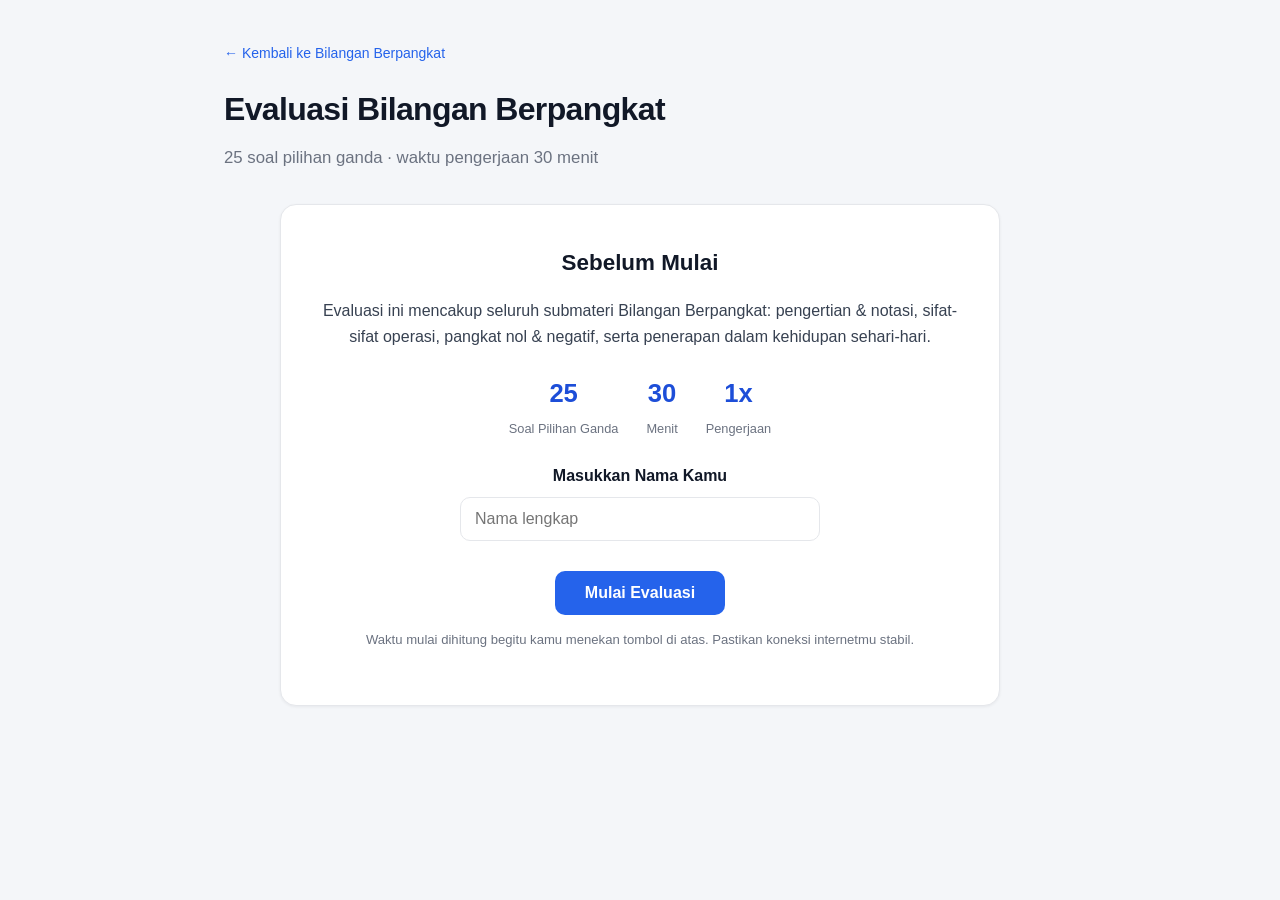
<file: 5-evaluasi.html>
<!DOCTYPE html>
<html lang="id">
<head>
<meta charset="UTF-8">
<meta name="viewport" content="width=device-width, initial-scale=1.0">
<title>Evaluasi Bilangan Berpangkat</title>
<link rel="stylesheet" href="style.css">
</head>
<body>
<div class="page">
  <a class="back-link" href="index.html">&larr; Kembali ke Bilangan Berpangkat</a>
  <h1>Evaluasi Bilangan Berpangkat</h1>
  <p class="subtitle">25 soal pilihan ganda &middot; waktu pengerjaan 30 menit</p>

  <div class="quiz-wrap">

    <!-- ===================== SCREEN 1: START ===================== -->
    <section id="screen-start">
      <div class="start-card">
        <h2>Sebelum Mulai</h2>
        <p>Evaluasi ini mencakup seluruh submateri Bilangan Berpangkat: pengertian &amp; notasi, sifat-sifat operasi, pangkat nol &amp; negatif, serta penerapan dalam kehidupan sehari-hari.</p>

        <div class="meta-row">
          <div class="meta-item"><span class="num">25</span><span class="lbl">Soal Pilihan Ganda</span></div>
          <div class="meta-item"><span class="num">30</span><span class="lbl">Menit</span></div>
          <div class="meta-item"><span class="num">1x</span><span class="lbl">Pengerjaan</span></div>
        </div>

        <label for="input-nama" style="display:block;font-weight:600;color:var(--heading);margin-top:10px;">Masukkan Nama Kamu</label>
        <input type="text" id="input-nama" placeholder="Nama lengkap" autocomplete="off">
        <div class="field-error" id="nama-error"></div>

        <button class="btn-primary" id="btn-mulai">Mulai Evaluasi</button>
        <p style="color:var(--muted);font-size:.82rem;margin-top:14px;">Waktu mulai dihitung begitu kamu menekan tombol di atas. Pastikan koneksi internetmu stabil.</p>
      </div>
    </section>

    <!-- ===================== SCREEN 2: QUIZ ===================== -->
    <section id="screen-quiz" style="display:none;">
      <div class="quiz-header">
        <div>
          <div class="who">Peserta: <span id="quiz-nama-display"></span></div>
          <div class="progress-text" id="quiz-progress">0 dari 25 soal terjawab</div>
        </div>
        <div class="timer" id="timer-display">30:00</div>
      </div>

      <form id="quiz-form">
        <div id="quiz-questions"></div>

        <div class="submit-bar">
          <button type="button" class="btn-primary" id="btn-selesai">Selesai &amp; Kirim Jawaban</button>
          <p>Soal yang belum dijawab akan dihitung sebagai jawaban salah.</p>
        </div>
      </form>
    </section>

    <!-- ===================== SCREEN 3: RESULT ===================== -->
    <section id="screen-result" style="display:none;">
      <div class="result-summary">
        <div class="who">Hasil Evaluasi: <span id="result-nama"></span></div>
        <div class="score-big" id="result-score">0 / 25</div>
        <div class="score-sub" id="result-percent">0%</div>
        <div class="meta-row">
          <div class="meta-item"><span class="num" id="result-benar">0</span><span class="lbl">Jawaban Benar</span></div>
          <div class="meta-item"><span class="num" id="result-salah">0</span><span class="lbl">Jawaban Salah</span></div>
          <div class="meta-item"><span class="num" id="result-waktu">00:00</span><span class="lbl">Waktu Pengerjaan</span></div>
        </div>
        <div class="save-status" id="save-status">Menyimpan hasil ke Google Sheet&hellip;</div>
      </div>

      <h2>Pembahasan</h2>
      <div id="result-pembahasan"></div>

      <div class="submit-bar">
        <a class="btn-secondary" href="index.html">Kembali ke Menu Materi</a>
      </div>
    </section>

  </div>
</div>

<script>
/* =====================================================================
   KONFIGURASI GOOGLE SHEET
   -------------------------------------------------------------------
   1. Buka spreadsheet dengan ID: 1CGuUZ_3EKou6OVR6HdPVyz9jxSF0ZY0--K_rVMPv1tI
   2. Ekstensi > Apps Script, tempel isi file Code.gs (disertakan terpisah).
   3. Deploy > New deployment > Web app > Execute as: Me, Who has access: Anyone.
   4. Salin URL Web App yang dihasilkan, tempel di bawah ini.

   CATATAN: hasil evaluasi ini disimpan pada SHEET terpisah bernama
   "Berpangkat" (bukan "Bilangan" yang dipakai oleh evaluasi Bilangan Bulat),
   agar rekap nilai kedua topik tidak tercampur dalam satu tab yang sama.
   Kalau kamu ingin memakai nama sheet lain, sesuaikan SHEET_NAME di sini
   dan di Code.gs.
===================================================================== */
const GOOGLE_SCRIPT_URL = "https://script.google.com/macros/s/AKfycbzvHBqm6S2Wn-u_s94r5xoEoWNNgS2ZDV8-831ZzKAfPr8-t4oP4AU52d_eNgOszkB_XQ/exec";
const SPREADSHEET_ID = "1CGuUZ_3EKou6OVR6HdPVyz9jxSF0ZY0--K_rVMPv1tI";
const SHEET_NAME = "Berpangkat";
const DURASI_DETIK = 30 * 60; // 30 menit

/* =====================================================================
   DATA SOAL
===================================================================== */
const quizData = [
  { topik:"Pengertian & Notasi", pertanyaan:"Bentuk 3 &times; 3 &times; 3 &times; 3 dapat ditulis sebagai bilangan berpangkat ...",
    opsi:["3<sup>3</sup>", "4<sup>3</sup>", "3<sup>4</sup>", "4<sup>4</sup>"], kunci:2,
    pembahasan:"Angka 3 dikalikan berulang sebanyak 4 kali, sehingga ditulis sebagai 3<sup>4</sup> (basis 3, pangkat 4)." },

  { topik:"Pengertian & Notasi", pertanyaan:"Pada bentuk 5<sup>7</sup>, angka 5 disebut ...",
    opsi:["Pangkat", "Basis (bilangan pokok)", "Notasi", "Koefisien"], kunci:1,
    pembahasan:"Pada a<sup>n</sup>, huruf a (di sini angka 5) disebut basis atau bilangan pokok, yaitu bilangan yang dikalikan berulang." },

  { topik:"Pengertian & Notasi", pertanyaan:"Pada bentuk a<sup>n</sup>, huruf n menyatakan ...",
    opsi:["Basis", "Hasil kali", "Pangkat (eksponen)", "Konstanta"], kunci:2,
    pembahasan:"Huruf n pada a<sup>n</sup> disebut pangkat atau eksponen, yaitu banyaknya basis dikalikan berulang." },

  { topik:"Pengertian & Notasi", pertanyaan:"Bentuk (&minus;4)<sup>3</sup> dalam perkalian berulang adalah ...",
    opsi:["&minus;4 &times; 3", "(&minus;4) &times; (&minus;4) &times; (&minus;4)", "4 &times; 4 &times; 4", "&minus;(4 &times; 4 &times; 4)"], kunci:1,
    pembahasan:"Karena basisnya adalah -4 (ditulis dalam kurung), maka -4 dikalikan sebanyak 3 kali: (-4) &times; (-4) &times; (-4)." },

  { topik:"Pengertian & Notasi", pertanyaan:"Hasil dari (&minus;2)<sup>4</sup> adalah ...",
    opsi:["16", "&minus;16", "8", "&minus;8"], kunci:0,
    pembahasan:"(-2)<sup>4</sup> = (-2)&times;(-2)&times;(-2)&times;(-2) = 16. Basis negatif dengan pangkat genap menghasilkan bilangan positif." },

  { topik:"Pengertian & Notasi", pertanyaan:"Hasil dari &minus;2<sup>4</sup> (tanpa tanda kurung) adalah ...",
    opsi:["16", "&minus;16", "8", "&minus;8"], kunci:1,
    pembahasan:"Tanpa kurung, hanya angka 2 yang dipangkatkan: -2<sup>4</sup> = -(2<sup>4</sup>) = -16. Berbeda dengan (-2)<sup>4</sup> yang basisnya -2." },

  { topik:"Sifat-Sifat Operasi", pertanyaan:"Bentuk sederhana dari 3<sup>2</sup> &times; 3<sup>5</sup> adalah ...",
    opsi:["3<sup>7</sup>", "3<sup>10</sup>", "9<sup>7</sup>", "3<sup>3</sup>"], kunci:0,
    pembahasan:"Sifat perkalian bilangan berpangkat basis sama: a<sup>m</sup> &times; a<sup>n</sup> = a<sup>m+n</sup>, sehingga 3<sup>2</sup> &times; 3<sup>5</sup> = 3<sup>2+5</sup> = 3<sup>7</sup>." },

  { topik:"Sifat-Sifat Operasi", pertanyaan:"Bentuk sederhana dari 2<sup>8</sup> &divide; 2<sup>3</sup> adalah ...",
    opsi:["2<sup>5</sup>", "2<sup>11</sup>", "2<sup>2</sup>", "1<sup>5</sup>"], kunci:0,
    pembahasan:"Sifat pembagian bilangan berpangkat basis sama: a<sup>m</sup> &divide; a<sup>n</sup> = a<sup>m-n</sup>, sehingga 2<sup>8</sup> &divide; 2<sup>3</sup> = 2<sup>8-3</sup> = 2<sup>5</sup>." },

  { topik:"Sifat-Sifat Operasi", pertanyaan:"Bentuk sederhana dari (5<sup>2</sup>)<sup>3</sup> adalah ...",
    opsi:["5<sup>5</sup>", "5<sup>6</sup>", "5<sup>8</sup>", "5<sup>9</sup>"], kunci:1,
    pembahasan:"Sifat perpangkatan bilangan berpangkat: (a<sup>m</sup>)<sup>n</sup> = a<sup>m&times;n</sup>, sehingga (5<sup>2</sup>)<sup>3</sup> = 5<sup>2&times;3</sup> = 5<sup>6</sup>." },

  { topik:"Sifat-Sifat Operasi", pertanyaan:"Bentuk (2 &times; 3)<sup>4</sup> setara dengan ...",
    opsi:["2<sup>4</sup> &times; 3<sup>4</sup>", "2<sup>4</sup> + 3<sup>4</sup>", "2 &times; 3<sup>4</sup>", "(2+3)<sup>4</sup>"], kunci:0,
    pembahasan:"Sifat perpangkatan dari perkalian: (a &times; b)<sup>n</sup> = a<sup>n</sup> &times; b<sup>n</sup>, sehingga (2 &times; 3)<sup>4</sup> = 2<sup>4</sup> &times; 3<sup>4</sup>." },

  { topik:"Sifat-Sifat Operasi", pertanyaan:"Sifat perkalian bilangan berpangkat a<sup>m</sup> &times; a<sup>n</sup> hanya berlaku jika ...",
    opsi:["m = n", "Basisnya sama", "Basisnya berbeda", "n = 0"], kunci:1,
    pembahasan:"Sifat a<sup>m</sup> &times; a<sup>n</sup> = a<sup>m+n</sup> hanya berlaku jika kedua bilangan berpangkat memiliki basis yang sama." },

  { topik:"Sifat-Sifat Operasi", pertanyaan:"Hasil dari 4<sup>3</sup> &times; 4<sup>2</sup> adalah ...",
    opsi:["4<sup>5</sup> = 1.024", "4<sup>6</sup> = 4.096", "4<sup>1</sup> = 4", "16<sup>5</sup>"], kunci:0,
    pembahasan:"4<sup>3</sup> &times; 4<sup>2</sup> = 4<sup>3+2</sup> = 4<sup>5</sup> = 1.024." },

  { topik:"Sifat-Sifat Operasi", pertanyaan:"Bentuk sederhana dari (x<sup>3</sup>)<sup>4</sup> adalah ...",
    opsi:["x<sup>7</sup>", "x<sup>12</sup>", "x<sup>1</sup>", "x<sup>64</sup>"], kunci:1,
    pembahasan:"(x<sup>3</sup>)<sup>4</sup> = x<sup>3&times;4</sup> = x<sup>12</sup>, sesuai sifat perpangkatan dari bilangan berpangkat." },

  { topik:"Pangkat Nol & Negatif", pertanyaan:"Nilai dari 7<sup>0</sup> adalah ...",
    opsi:["0", "1", "7", "Tidak terdefinisi"], kunci:1,
    pembahasan:"Untuk a &ne; 0, berlaku a<sup>0</sup> = 1. Maka 7<sup>0</sup> = 1." },

  { topik:"Pangkat Nol & Negatif", pertanyaan:"Nilai dari 0<sup>0</sup> adalah ...",
    opsi:["0", "1", "Tidak terdefinisi", "Tak hingga"], kunci:2,
    pembahasan:"Aturan a<sup>0</sup> = 1 mensyaratkan a &ne; 0. Untuk basis 0 dengan pangkat 0, nilainya tidak terdefinisi." },

  { topik:"Pangkat Nol & Negatif", pertanyaan:"Bentuk 3<sup>&minus;2</sup> senilai dengan ...",
    opsi:["&minus;9", "&minus;6", "1/9", "9"], kunci:2,
    pembahasan:"Pangkat negatif adalah kebalikan dari pangkat positifnya: a<sup>-n</sup> = 1/a<sup>n</sup>, sehingga 3<sup>-2</sup> = 1/3<sup>2</sup> = 1/9." },

  { topik:"Pangkat Nol & Negatif", pertanyaan:"Hasil dari 2<sup>&minus;3</sup> adalah ...",
    opsi:["&minus;8", "&minus;6", "1/8", "8"], kunci:2,
    pembahasan:"2<sup>-3</sup> = 1/2<sup>3</sup> = 1/8." },

  { topik:"Pangkat Nol & Negatif", pertanyaan:"Bentuk (1/2)<sup>&minus;3</sup> senilai dengan ...",
    opsi:["1/8", "8", "&minus;8", "&minus;1/8"], kunci:1,
    pembahasan:"(a/b)<sup>-n</sup> = (b/a)<sup>n</sup>, sehingga (1/2)<sup>-3</sup> = (2/1)<sup>3</sup> = 2<sup>3</sup> = 8." },

  { topik:"Pangkat Nol & Negatif", pertanyaan:"Bentuk 1/(a<sup>&minus;n</sup>) senilai dengan ...",
    opsi:["a<sup>n</sup>", "a<sup>&minus;n</sup>", "&minus;a<sup>n</sup>", "1/a<sup>n</sup>"], kunci:0,
    pembahasan:"1/a<sup>-n</sup> = 1/(1/a<sup>n</sup>) = a<sup>n</sup>, karena pangkat negatif di penyebut berubah menjadi pangkat positif." },

  { topik:"Penerapan Sehari-hari", pertanyaan:"Jika mula-mula ada 1 bakteri dan setiap jam membelah menjadi 2 kali lipat, jumlah bakteri setelah 5 jam adalah ...",
    opsi:["10", "16", "32", "64"], kunci:2,
    pembahasan:"Jumlah bakteri mengikuti S<sub>n</sub> = S<sub>0</sub> &times; a<sup>n</sup> = 1 &times; 2<sup>5</sup> = 32 bakteri." },

  { topik:"Penerapan Sehari-hari", pertanyaan:"Sebuah kubus memiliki panjang rusuk 3 cm. Volume kubus tersebut dalam bentuk pangkat adalah ...",
    opsi:["3 &times; 3", "3<sup>2</sup>", "3<sup>3</sup>", "3<sup>4</sup>"], kunci:2,
    pembahasan:"Volume kubus V = s<sup>3</sup>, sehingga untuk s = 3 cm, volumenya ditulis 3<sup>3</sup> cm&sup3; (= 27 cm&sup3;)." },

  { topik:"Penerapan Sehari-hari", pertanyaan:"Tabungan awal Rp1.000.000 dengan bunga majemuk 10% per tahun. Rumus untuk menghitung tabungan setelah n tahun adalah ...",
    opsi:["M<sub>0</sub> &times; (1+r) &times; n", "M<sub>0</sub> &times; (1+r)<sup>n</sup>", "M<sub>0</sub> + (1+r)<sup>n</sup>", "M<sub>0</sub> &times; r<sup>n</sup>"], kunci:1,
    pembahasan:"Rumus bunga majemuk adalah M<sub>n</sub> = M<sub>0</sub> &times; (1+r)<sup>n</sup>, di mana r adalah suku bunga per tahun dalam bentuk desimal." },

  { topik:"Penerapan Sehari-hari", pertanyaan:"Bilangan 0,0001 dalam notasi ilmiah dapat ditulis sebagai ...",
    opsi:["1 &times; 10<sup>4</sup>", "1 &times; 10<sup>&minus;4</sup>", "1 &times; 10<sup>3</sup>", "1 &times; 10<sup>&minus;3</sup>"], kunci:1,
    pembahasan:"0,0001 = 1/10.000 = 1/10<sup>4</sup> = 1 &times; 10<sup>-4</sup>." },

  { topik:"Penerapan Sehari-hari", pertanyaan:"Suatu zat radioaktif meluruh dengan rumus M = M<sub>0</sub> &times; 2<sup>&minus;t</sup>. Jika massa mula-mula 80 gram, massa setelah 3 jam adalah ...",
    opsi:["10 gram", "20 gram", "40 gram", "240 gram"], kunci:0,
    pembahasan:"M = 80 &times; 2<sup>-3</sup> = 80 &times; 1/8 = 10 gram." },

  { topik:"Penerapan Sehari-hari", pertanyaan:"Gempa dengan kekuatan 6 SR dibandingkan gempa 4 SR. Gempa 6 SR adalah ... kali lebih kuat.",
    opsi:["2", "20", "100", "1.000"], kunci:2,
    pembahasan:"Setiap kenaikan 1 skala Richter berarti 10 kali lebih kuat, sehingga selisih 2 skala berarti 10<sup>2</sup> = 100 kali lebih kuat." },
];

/* =====================================================================
   STATE & DOM
===================================================================== */
let namaPeserta = "";
let waktuMulai = null;
let sisaDetik = DURASI_DETIK;
let timerInterval = null;
let sudahSelesai = false;

const screenStart = document.getElementById('screen-start');
const screenQuiz = document.getElementById('screen-quiz');
const screenResult = document.getElementById('screen-result');
const inputNama = document.getElementById('input-nama');
const namaError = document.getElementById('nama-error');
const btnMulai = document.getElementById('btn-mulai');
const quizNamaDisplay = document.getElementById('quiz-nama-display');
const quizProgress = document.getElementById('quiz-progress');
const timerDisplay = document.getElementById('timer-display');
const quizQuestions = document.getElementById('quiz-questions');
const btnSelesai = document.getElementById('btn-selesai');

/* =====================================================================
   RENDER SOAL
===================================================================== */
function renderQuestions(){
  quizQuestions.innerHTML = quizData.map((q, i) => `
    <div class="q-card">
      <div class="q-topic">${q.topik} &middot; Soal ${i+1} dari ${quizData.length}</div>
      <div class="q-text">${i+1}. ${q.pertanyaan}</div>
      <div class="q-options">
        ${q.opsi.map((opt, j) => `
          <label>
            <input type="radio" name="q${i}" value="${j}" onchange="updateProgress()">
            <span>${String.fromCharCode(65+j)}. ${opt}</span>
          </label>
        `).join('')}
      </div>
    </div>
  `).join('');
}

function updateProgress(){
  const terjawab = quizData.filter((_, i) => document.querySelector(`input[name="q${i}"]:checked`)).length;
  quizProgress.textContent = `${terjawab} dari ${quizData.length} soal terjawab`;
}

/* =====================================================================
   TIMER
===================================================================== */
function formatWaktu(detik){
  const m = Math.floor(detik / 60).toString().padStart(2, '0');
  const s = Math.floor(detik % 60).toString().padStart(2, '0');
  return `${m}:${s}`;
}

function startTimer(){
  timerInterval = setInterval(() => {
    sisaDetik--;
    timerDisplay.textContent = formatWaktu(sisaDetik);

    timerDisplay.classList.remove('warning', 'danger');
    if (sisaDetik <= 60) timerDisplay.classList.add('danger');
    else if (sisaDetik <= 300) timerDisplay.classList.add('warning');

    if (sisaDetik <= 0){
      clearInterval(timerInterval);
      finishQuiz(true);
    }
  }, 1000);
}

/* =====================================================================
   MULAI EVALUASI
===================================================================== */
btnMulai.addEventListener('click', () => {
  const nama = inputNama.value.trim();
  if (!nama){
    namaError.textContent = "Nama tidak boleh kosong.";
    inputNama.focus();
    return;
  }
  namaError.textContent = "";
  namaPeserta = nama;
  waktuMulai = Date.now();
  sisaDetik = DURASI_DETIK;

  quizNamaDisplay.textContent = namaPeserta;
  renderQuestions();
  updateProgress();
  timerDisplay.textContent = formatWaktu(sisaDetik);

  screenStart.style.display = 'none';
  screenQuiz.style.display = 'block';
  window.scrollTo(0, 0);

  startTimer();
});

/* =====================================================================
   SELESAI & PENILAIAN
===================================================================== */
btnSelesai.addEventListener('click', () => {
  const terjawab = quizData.filter((_, i) => document.querySelector(`input[name="q${i}"]:checked`)).length;
  const belumTerjawab = quizData.length - terjawab;
  const pesanKonfirmasi = belumTerjawab > 0
    ? `Masih ada ${belumTerjawab} soal yang belum dijawab dan akan dihitung salah. Yakin ingin mengakhiri evaluasi?`
    : "Yakin ingin mengakhiri dan mengirim jawaban?";
  if (confirm(pesanKonfirmasi)){
    finishQuiz(false);
  }
});

function finishQuiz(otomatis){
  if (sudahSelesai) return;
  sudahSelesai = true;
  clearInterval(timerInterval);

  const waktuTempuhDetik = Math.min(DURASI_DETIK, Math.round((Date.now() - waktuMulai) / 1000));
  let jumlahBenar = 0;
  const detail = quizData.map((q, i) => {
    const checked = document.querySelector(`input[name="q${i}"]:checked`);
    const jawabanUser = checked ? parseInt(checked.value) : null;
    const benar = jawabanUser === q.kunci;
    if (benar) jumlahBenar++;
    return {
      no: i + 1,
      topik: q.topik,
      pertanyaan: q.pertanyaan,
      opsi: q.opsi,
      jawabanUser: jawabanUser,
      kunci: q.kunci,
      benar: benar,
      pembahasan: q.pembahasan
    };
  });
  const jumlahSalah = quizData.length - jumlahBenar;
  const skorPersen = Math.round((jumlahBenar / quizData.length) * 100);

  tampilkanHasil(namaPeserta, jumlahBenar, jumlahSalah, skorPersen, waktuTempuhDetik, detail, otomatis);
  kirimKeGoogleSheet({
    nama: namaPeserta,
    skor: skorPersen,
    jumlahBenar: jumlahBenar,
    jumlahSalah: jumlahSalah,
    totalSoal: quizData.length,
    waktuPengerjaan: formatWaktu(waktuTempuhDetik),
    otomatisWaktuHabis: otomatis,
    detailJawaban: detail.map(d => ({
      no: d.no,
      topik: d.topik,
      jawabanUser: d.jawabanUser === null ? "Tidak dijawab" : String.fromCharCode(65 + d.jawabanUser),
      kunci: String.fromCharCode(65 + d.kunci),
      benar: d.benar
    }))
  });
}

/* =====================================================================
   TAMPILKAN HASIL & PEMBAHASAN
===================================================================== */
function tampilkanHasil(nama, benar, salah, persen, waktuDetik, detail, otomatis){
  screenQuiz.style.display = 'none';
  screenResult.style.display = 'block';
  window.scrollTo(0, 0);

  document.getElementById('result-nama').textContent = nama;
  document.getElementById('result-score').textContent = `${benar} / ${detail.length}`;
  document.getElementById('result-percent').textContent = `Skor: ${persen}%` + (otomatis ? " (waktu habis, dikirim otomatis)" : "");
  document.getElementById('result-benar').textContent = benar;
  document.getElementById('result-salah').textContent = salah;
  document.getElementById('result-waktu').textContent = formatWaktu(waktuDetik);

  document.getElementById('result-pembahasan').innerHTML = detail.map(d => `
    <div class="result-item ${d.benar ? 'correct' : 'wrong'}">
      <span class="result-badge ${d.benar ? 'correct' : 'wrong'}">${d.benar ? 'BENAR' : 'SALAH'}</span>
      <div class="q-text" style="margin-bottom:8px;">${d.no}. ${d.pertanyaan}</div>
      <div class="answer-line ${d.benar ? '' : 'false-ans'}">Jawaban kamu: ${d.jawabanUser === null ? 'Tidak dijawab' : String.fromCharCode(65 + d.jawabanUser) + '. ' + d.opsi[d.jawabanUser]}</div>
      ${d.benar ? '' : `<div class="answer-line true-ans">Jawaban benar: ${String.fromCharCode(65 + d.kunci)}. ${d.opsi[d.kunci]}</div>`}
      <div class="pembahasan-box"><strong>Pembahasan:</strong> ${d.pembahasan}</div>
    </div>
  `).join('');
}

/* =====================================================================
   KIRIM HASIL KE GOOGLE SHEET
===================================================================== */
async function kirimKeGoogleSheet(payload){
  const statusEl = document.getElementById('save-status');

  if (!GOOGLE_SCRIPT_URL || GOOGLE_SCRIPT_URL.includes('PASTE_URL')){
    statusEl.textContent = "Hasil belum tersimpan otomatis: URL Google Apps Script belum diatur oleh pengajar.";
    statusEl.classList.add('err');
    return;
  }

  try{
    await fetch(GOOGLE_SCRIPT_URL, {
      method: 'POST',
      mode: 'no-cors',
      headers: { 'Content-Type': 'text/plain' },
      body: JSON.stringify(payload)
    });
    statusEl.textContent = "Hasil berhasil dikirim dan tersimpan ke Google Sheet.";
    statusEl.classList.add('ok');
  }catch(err){
    console.error('Gagal menyimpan ke Google Sheet:', err);
    statusEl.textContent = "Gagal mengirim hasil ke Google Sheet. Periksa koneksi internet.";
    statusEl.classList.add('err');
  }
}

/* Cegah reload tak sengaja saat evaluasi sedang berlangsung */
window.addEventListener('beforeunload', (e) => {
  if (screenQuiz.style.display === 'block' && !sudahSelesai){
    e.preventDefault();
    e.returnValue = '';
  }
});
</script>
</body>
</html>
</file>
<file: style.css>
:root{
  --bg:#f4f6f9;
  --card-bg:#ffffff;
  --text:#374151;
  --heading:#111827;
  --muted:#6b7280;
  --accent:#2563eb;
  --accent-dark:#1d4ed8;
  --border:#e5e7eb;
  --callout-bg:#eff6ff;
  --callout-border:#bfdbfe;
  --callout-accent:#2563eb;
  --table-head:#f3f4f6;
  --code-bg:#f3f4f6;
}
*{box-sizing:border-box;}
html,body{margin:0;padding:0;}
body{
  background:var(--bg);
  color:var(--text);
  font-family:-apple-system,BlinkMacSystemFont,"Segoe UI",Roboto,Helvetica,Arial,sans-serif;
  line-height:1.65;
  font-size:16px;
}
.page{
  max-width:880px;
  margin:0 auto;
  padding:40px 24px 80px;
}
a{color:var(--accent);text-decoration:none;}
a:hover{text-decoration:underline;}

/* ===== Top back link ===== */
.back-link{
  display:inline-block;
  font-size:14px;
  color:var(--accent);
  margin-bottom:18px;
  font-weight:500;
}

/* ===== Headings ===== */
h1{
  font-size:2rem;
  font-weight:800;
  color:var(--heading);
  margin:0 0 8px;
  letter-spacing:-0.02em;
}
.subtitle{
  color:var(--muted);
  font-size:1.05rem;
  margin:0 0 32px;
}
h2{
  font-size:1.4rem;
  font-weight:700;
  color:var(--heading);
  margin:44px 0 16px;
  padding-bottom:8px;
  border-bottom:2px solid var(--border);
}
h3{
  font-size:1.15rem;
  font-weight:700;
  color:var(--heading);
  margin:28px 0 12px;
}
h4{
  font-size:1.02rem;
  font-weight:700;
  color:var(--heading);
  margin:20px 0 10px;
}
p{margin:0 0 14px;}
hr{border:none;border-top:1px solid var(--border);margin:36px 0;}

/* ===== Formula display ===== */
.formula{
  background:#fafbfc;
  border:1px solid var(--border);
  border-radius:10px;
  padding:18px 20px;
  text-align:center;
  font-size:1.25rem;
  margin:16px 0;
  color:var(--heading);
  overflow-x:auto;
}
.formula-inline{
  font-family:"Cambria Math",Georgia,serif;
  font-style:italic;
}
sup{font-size:0.68em;}
sub{font-size:0.68em;}

/* ===== Fraction ===== */
.frac{
  display:inline-flex;
  flex-direction:column;
  vertical-align:middle;
  text-align:center;
  font-size:0.85em;
  line-height:1.15;
  margin:0 3px;
  position:relative;
  top:0.15em;
}
.frac .num{border-bottom:1.4px solid currentColor;padding:0 5px 2px;}
.frac .den{padding:2px 5px 0;}
.brace{font-size:0.85em;color:var(--muted);}

/* ===== Callout boxes ===== */
.callout{
  background:var(--callout-bg);
  border-left:4px solid var(--callout-accent);
  border-radius:8px;
  padding:16px 20px;
  margin:20px 0;
}
.callout strong{color:var(--heading);}
.callout.tips{--callout-bg:#eff6ff;}
.callout.final{
  --callout-bg:#eef2ff;
  border-left-color:#4f46e5;
}
.callout.celebrate{
  background:linear-gradient(135deg,#eef2ff,#eff6ff);
  border-left-color:#4f46e5;
  text-align:center;
  font-size:1.05rem;
}

/* ===== Tables ===== */
.table-wrap{overflow-x:auto;margin:16px 0;}
table{
  width:100%;
  border-collapse:collapse;
  font-size:0.95rem;
}
caption{
  text-align:left;
  font-weight:600;
  margin-bottom:8px;
  color:var(--heading);
}
th,td{
  border:1px solid var(--border);
  padding:10px 14px;
  text-align:left;
  vertical-align:top;
}
th{
  background:var(--table-head);
  color:var(--heading);
  font-weight:700;
}
tr:nth-child(even) td{background:#fbfcfd;}

/* ===== Lists ===== */
ol,ul{padding-left:22px;margin:0 0 14px;}
li{margin-bottom:6px;}

/* ===== Menu (index) cards ===== */
.menu-grid{
  display:grid;
  grid-template-columns:repeat(3,1fr);
  gap:20px;
  margin-top:28px;
}
.menu-card{
  background:var(--card-bg);
  border-radius:14px;
  padding:22px;
  box-shadow:0 1px 3px rgba(16,24,40,0.06);
  border:1px solid var(--border);
  transition:transform .15s ease, box-shadow .15s ease;
  display:block;
}
.menu-card:hover{
  transform:translateY(-2px);
  box-shadow:0 8px 20px rgba(16,24,40,0.10);
  text-decoration:none;
}
.menu-card h3{
  margin:0 0 10px;
  font-size:1.1rem;
  color:var(--heading);
}
.menu-card p{
  margin:0;
  font-size:0.92rem;
  color:var(--muted);
}
@media (max-width:760px){
  .menu-grid{grid-template-columns:1fr;}
}

/* ===== Bottom navigation between subbab ===== */
.subnav{
  display:grid;
  grid-template-columns:1fr 1fr;
  gap:16px;
  margin-top:48px;
}
.subnav a{
  display:block;
  background:var(--card-bg);
  border:1px solid var(--border);
  border-radius:12px;
  padding:16px 18px;
  text-decoration:none;
}
.subnav a:hover{
  border-color:var(--accent);
  box-shadow:0 4px 14px rgba(16,24,40,0.08);
}
.subnav .dir{
  font-size:0.78rem;
  color:var(--muted);
  font-weight:600;
  text-transform:uppercase;
  letter-spacing:.03em;
}
.subnav .label{
  font-size:0.98rem;
  font-weight:700;
  color:var(--heading);
  margin-top:4px;
}
.subnav .desc{
  font-size:0.85rem;
  color:var(--muted);
  margin-top:4px;
  font-weight:400;
}
.subnav .next{text-align:right;}
.subnav .disabled{
  background:#f3f4f6;
  color:var(--muted);
  border:1px dashed var(--border);
  display:flex;
  align-items:center;
  justify-content:center;
  font-size:0.9rem;
}
@media (max-width:600px){
  .subnav{grid-template-columns:1fr;}
  .subnav .next{text-align:left;}
}

/* ===== Evaluasi: menu card variant ===== */
.menu-card.featured{
  border:1.5px solid var(--accent);
  background:linear-gradient(135deg,#eef2ff,#eff6ff);
}
.menu-card.featured .badge{
  display:inline-block;
  font-size:.7rem;
  font-weight:800;
  letter-spacing:.04em;
  color:var(--accent-dark);
  background:#fff;
  border:1px solid var(--callout-border);
  padding:3px 10px;
  border-radius:999px;
  margin-bottom:10px;
}

/* ===== Evaluasi: start screen ===== */
.quiz-wrap{max-width:720px;margin:0 auto;}
.start-card{
  background:var(--card-bg);
  border:1px solid var(--border);
  border-radius:16px;
  padding:40px 32px;
  text-align:center;
  box-shadow:0 1px 3px rgba(16,24,40,0.06);
  margin-top:20px;
}
.start-card h2{margin-top:0;border:none;padding:0;}
.start-card .meta-row{
  display:flex;
  justify-content:center;
  gap:28px;
  margin:22px 0;
  flex-wrap:wrap;
}
.start-card .meta-item{
  text-align:center;
}
.start-card .meta-item .num{
  font-size:1.6rem;
  font-weight:800;
  color:var(--accent-dark);
  display:block;
}
.start-card .meta-item .lbl{
  font-size:.8rem;
  color:var(--muted);
}
.start-card input[type=text]{
  width:100%;
  max-width:360px;
  padding:12px 14px;
  border:1.5px solid var(--border);
  border-radius:10px;
  font-size:1rem;
  margin:8px 0 4px;
  font-family:inherit;
}
.field-error{
  color:#dc2626;
  font-size:.82rem;
  min-height:18px;
  margin-bottom:8px;
}

/* ===== Evaluasi: buttons ===== */
.btn-primary{
  background:var(--accent);
  color:#fff;
  border:none;
  border-radius:10px;
  padding:13px 30px;
  font-size:1rem;
  font-weight:700;
  cursor:pointer;
  font-family:inherit;
}
.btn-primary:hover{background:var(--accent-dark);}
.btn-secondary{
  background:#fff;
  border:1.5px solid var(--border);
  border-radius:10px;
  padding:13px 30px;
  font-weight:700;
  color:var(--heading);
  cursor:pointer;
  font-family:inherit;
}
.btn-secondary:hover{border-color:var(--accent);}

/* ===== Evaluasi: quiz header / timer ===== */
.quiz-header{
  position:sticky;
  top:0;
  background:var(--bg);
  padding:14px 0;
  z-index:10;
  display:flex;
  justify-content:space-between;
  align-items:center;
  border-bottom:1px solid var(--border);
  margin-bottom:22px;
  gap:12px;
  flex-wrap:wrap;
}
.quiz-header .who{font-weight:700;color:var(--heading);}
.progress-text{font-size:.85rem;color:var(--muted);font-weight:600;}
.timer{
  font-weight:800;
  font-size:1.1rem;
  padding:8px 16px;
  border-radius:10px;
  background:#dcfce7;
  color:#166534;
  font-variant-numeric:tabular-nums;
}
.timer.warning{background:#fef3c7;color:#92400e;}
.timer.danger{background:#fee2e2;color:#b91c1c;}

/* ===== Evaluasi: question cards ===== */
.q-card{
  background:var(--card-bg);
  border:1px solid var(--border);
  border-radius:12px;
  padding:20px 22px;
  margin-bottom:16px;
}
.q-card .q-topic{
  font-size:.7rem;
  text-transform:uppercase;
  letter-spacing:.04em;
  color:var(--accent);
  font-weight:700;
  margin-bottom:6px;
}
.q-card .q-text{
  font-weight:600;
  color:var(--heading);
  margin-bottom:14px;
  font-size:1.02rem;
}
.q-options label{
  display:flex;
  gap:10px;
  align-items:flex-start;
  padding:11px 14px;
  border:1.5px solid var(--border);
  border-radius:9px;
  margin-bottom:8px;
  cursor:pointer;
  font-size:.95rem;
}
.q-options label:hover{border-color:var(--accent);}
.q-options input{margin-top:3px;flex-shrink:0;}
.submit-bar{text-align:center;margin:32px 0 8px;}
.submit-bar p{color:var(--muted);font-size:.85rem;margin-top:10px;}

/* ===== Evaluasi: result screen ===== */
.result-summary{
  text-align:center;
  background:linear-gradient(135deg,#eef2ff,#eff6ff);
  border-radius:16px;
  padding:32px 24px;
  margin-bottom:30px;
}
.result-summary .who{font-size:1.1rem;color:var(--heading);font-weight:700;}
.result-summary .score-big{
  font-size:3rem;
  font-weight:800;
  color:var(--accent-dark);
  margin:6px 0;
}
.result-summary .score-sub{color:var(--muted);font-size:.92rem;}
.result-summary .meta-row{
  display:flex;
  justify-content:center;
  gap:28px;
  margin-top:20px;
  flex-wrap:wrap;
}
.save-status{
  font-size:.85rem;
  margin-top:14px;
  color:var(--muted);
}
.save-status.ok{color:#166534;}
.save-status.err{color:#b91c1c;}
.result-item{
  border:1px solid var(--border);
  border-radius:12px;
  padding:16px 20px;
  margin-bottom:12px;
}
.result-item.correct{border-left:5px solid #16a34a;}
.result-item.wrong{border-left:5px solid #dc2626;}
.result-badge{
  display:inline-block;
  font-size:.7rem;
  font-weight:700;
  padding:3px 10px;
  border-radius:999px;
  margin-bottom:8px;
}
.result-badge.correct{background:#dcfce7;color:#166534;}
.result-badge.wrong{background:#fee2e2;color:#991b1b;}
.answer-line{font-size:.88rem;margin:4px 0;}
.answer-line.true-ans{color:#166534;font-weight:600;}
.answer-line.false-ans{color:#991b1b;font-weight:600;}
.pembahasan-box{
  margin-top:10px;
  background:#f8fafc;
  border-radius:8px;
  padding:10px 12px;
  font-size:.87rem;
  color:var(--text);
}
</file>
